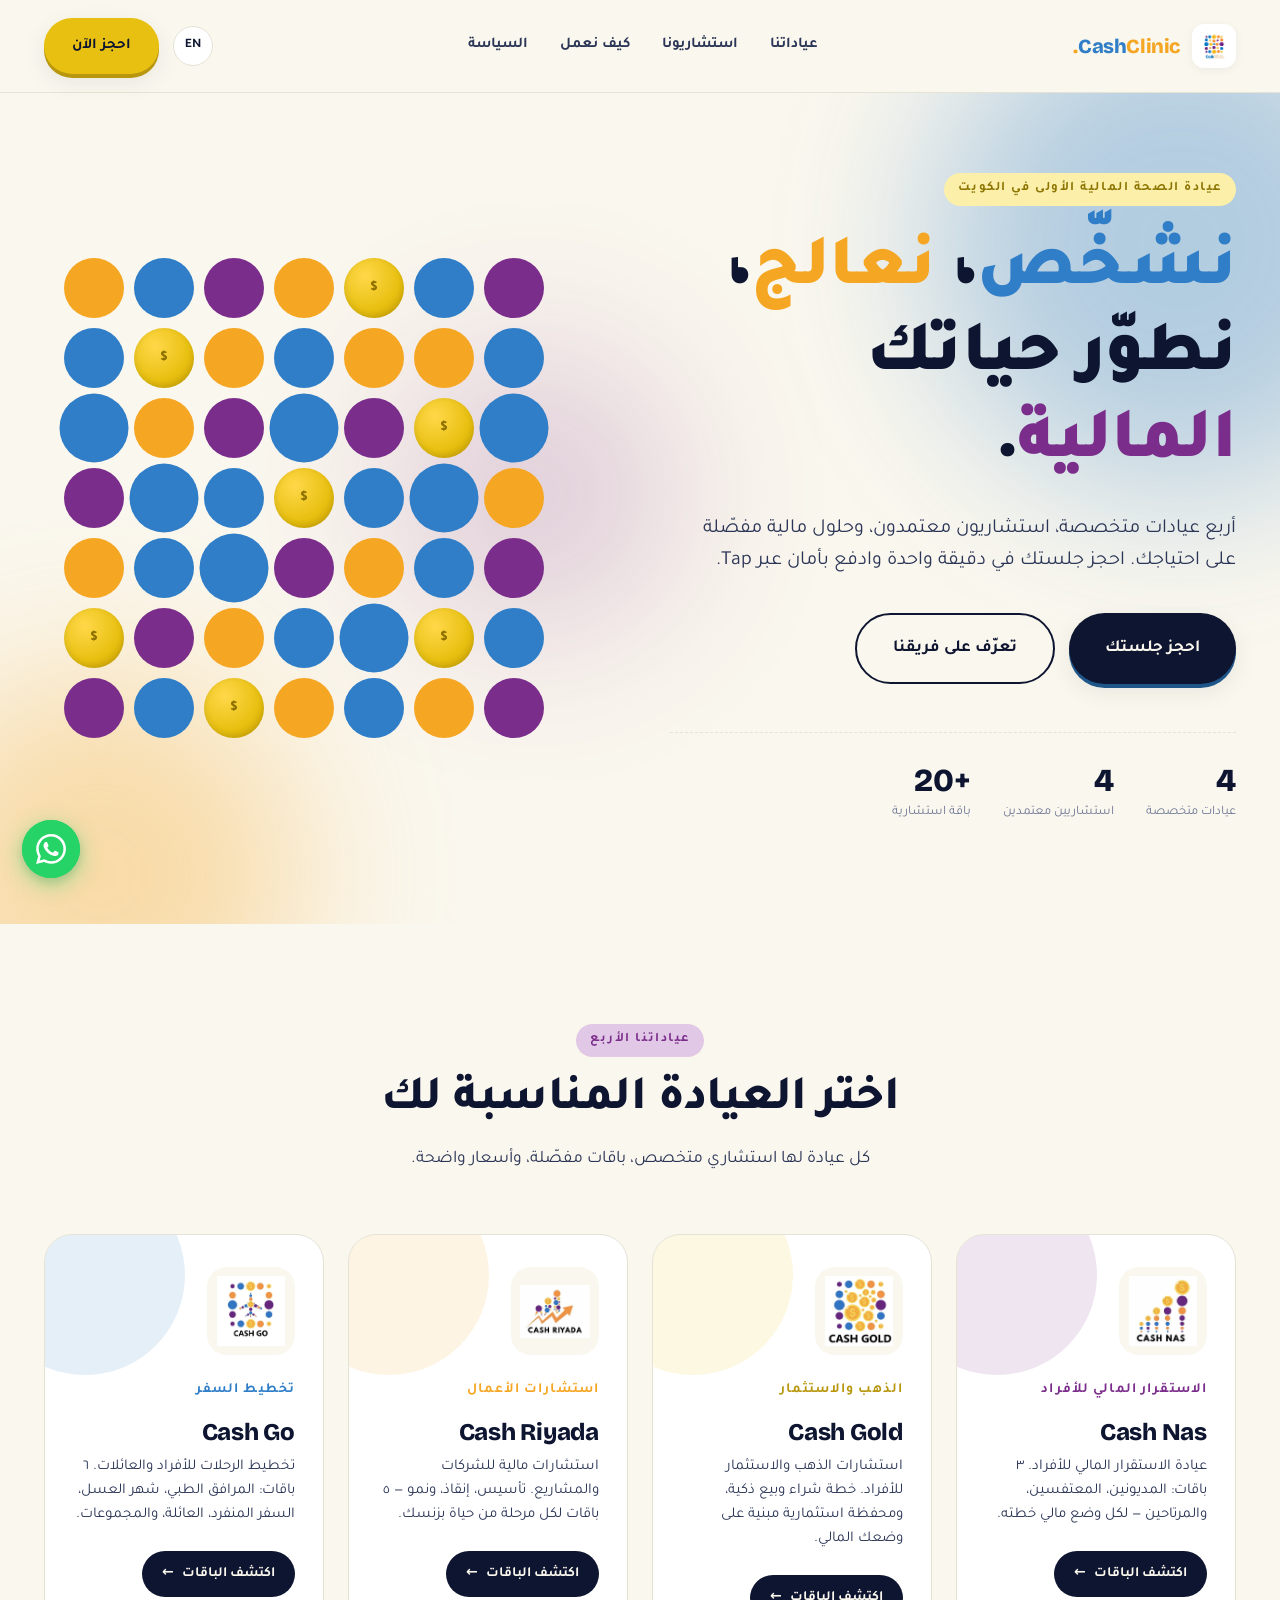
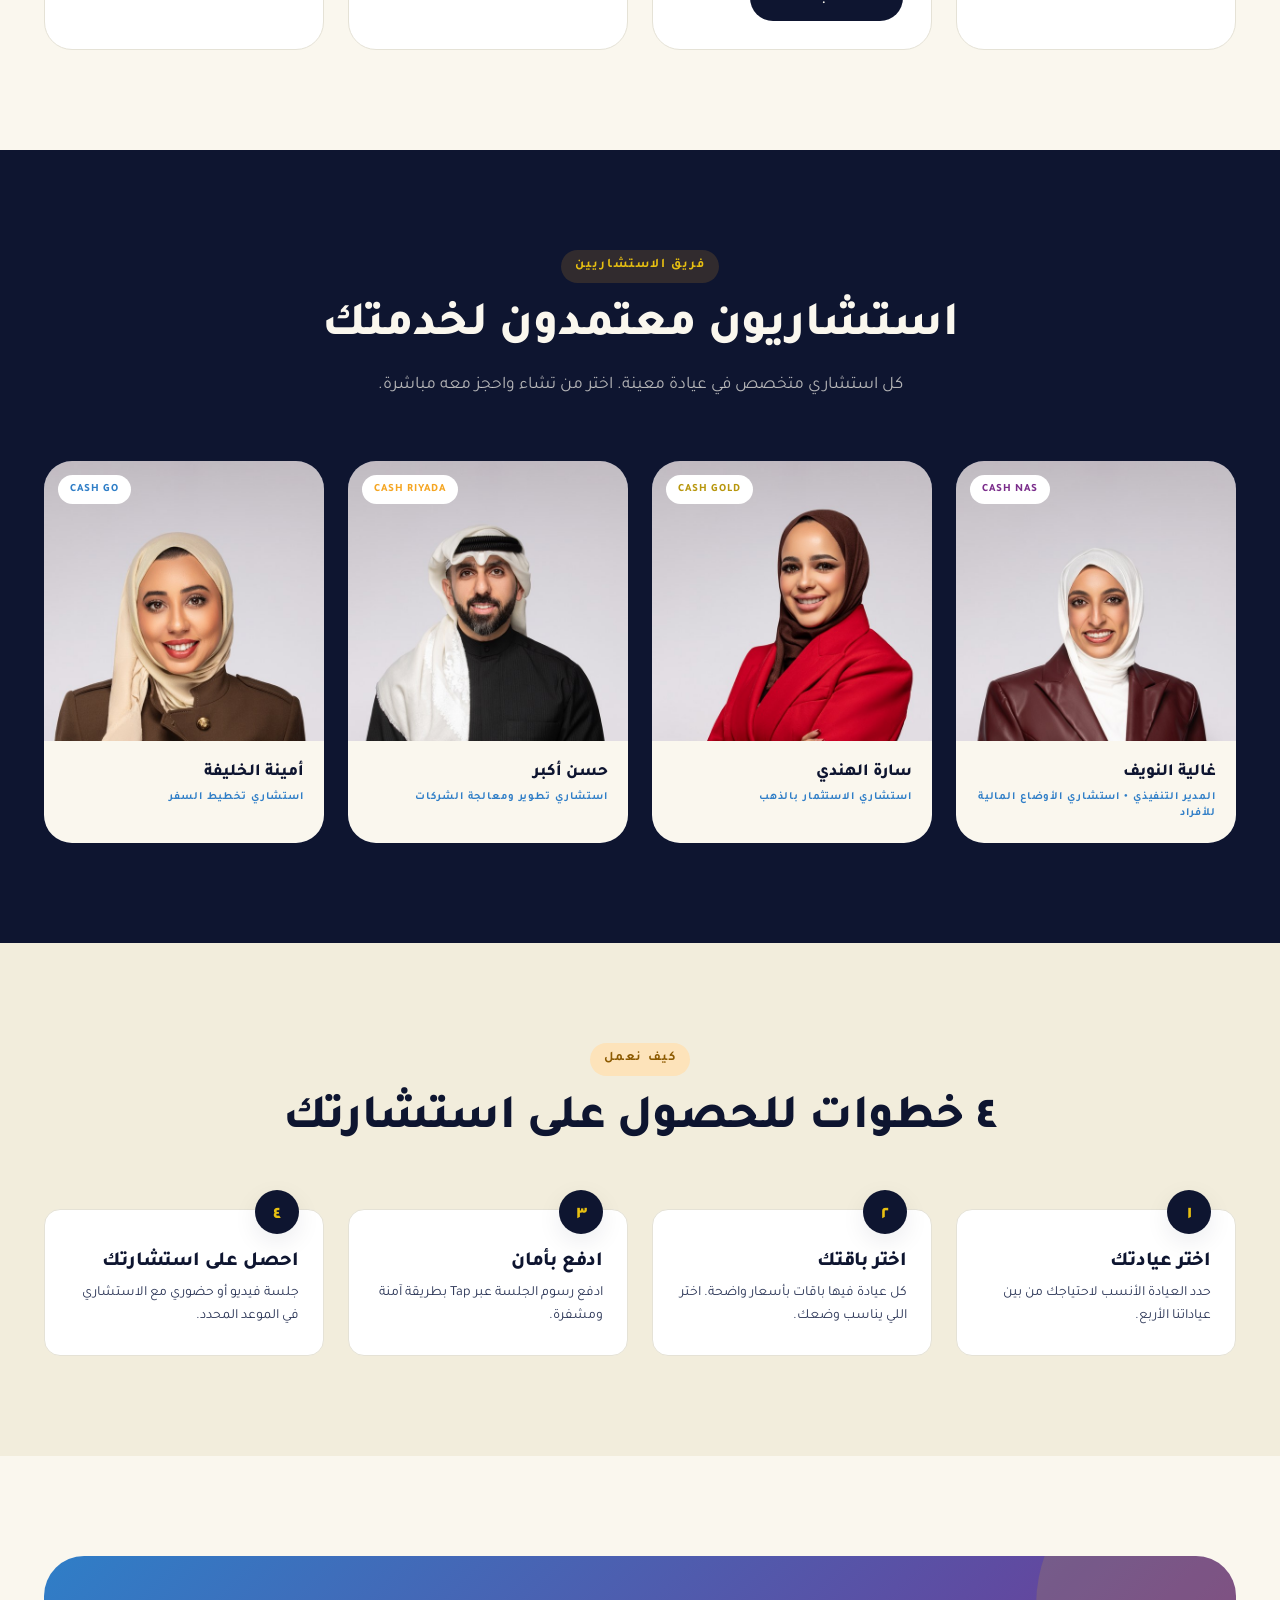
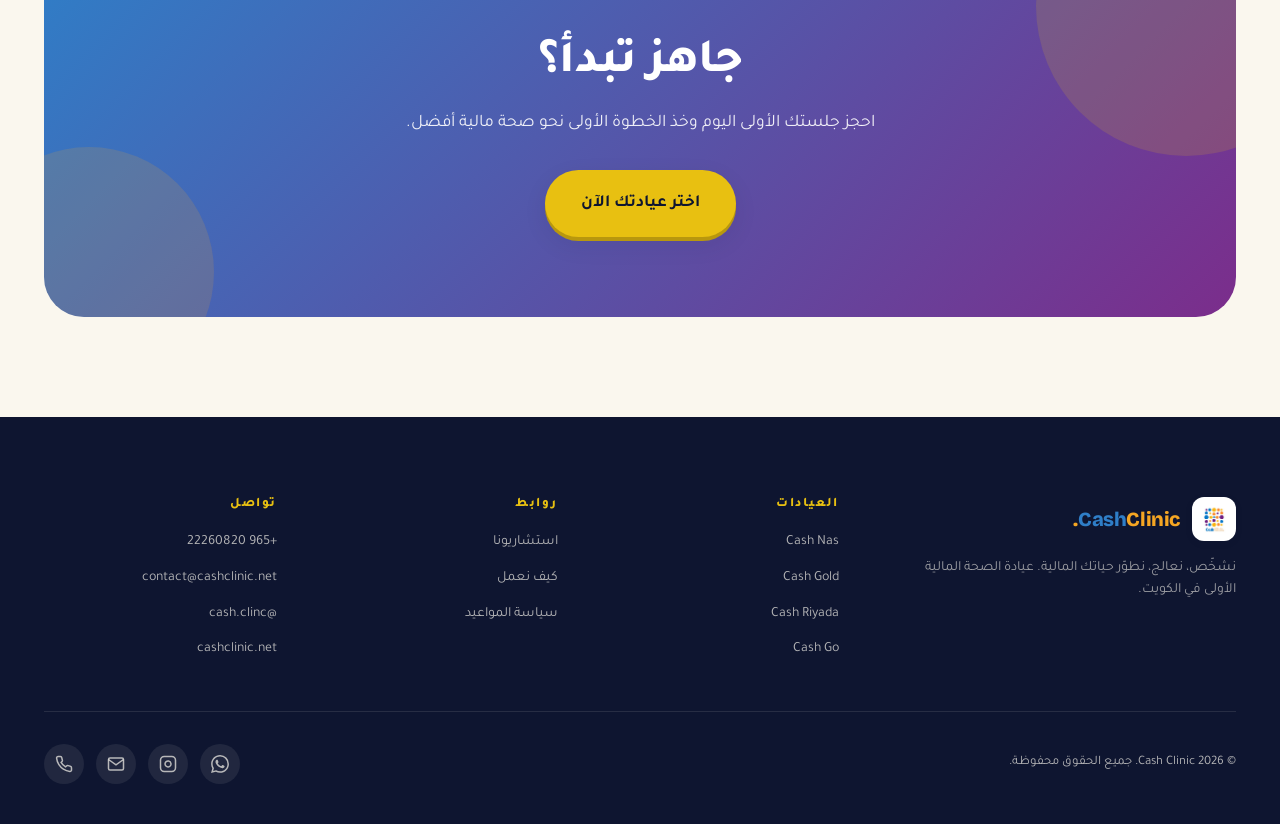
<file: index.html>
<!DOCTYPE html>

<html dir="rtl" lang="ar">
<head>
<meta charset="utf-8"/>
<meta content="width=device-width, initial-scale=1.0" name="viewport"/>
<meta content="كاش كلينك — نشخص، نعالج، نطور حياتك المالية. أربع عيادات متخصصة: كاش ناس، كاش قولد، كاش ريادة، وكاش قو." name="description"/>
<meta content="#0E1530" name="theme-color"/>
<title data-en="Cash Clinic">Cash Clinic — كاش كلينك</title>
<link href="assets/img/cashclinic-logo.jpg" rel="icon" type="image/jpeg"/>
<link href="https://fonts.googleapis.com" rel="preconnect"/>
<link crossorigin="" href="https://fonts.gstatic.com" rel="preconnect"/>
<link href="https://fonts.googleapis.com/css2?family=Tajawal:wght@300;400;500;700;800;900&amp;family=Bricolage+Grotesque:opsz,wght@12..96,400;12..96,600;12..96,700;12..96,800&amp;family=Manrope:wght@400;500;600;700;800&amp;display=swap" rel="stylesheet"/>
<link href="assets/css/style.css?v=12" rel="stylesheet"/>
</head>
<body>
<header class="site-header">
<div class="container">
<nav class="nav">
<a class="brand" href="index.html">
<div class="brand-mark">
<img alt="Cash Clinic" src="assets/img/cashclinic-logo.jpg"/>
</div>
<div class="brand-name">
<span class="blue">Cash</span><span class="orange">Clinic.</span>
</div>
</a>
<ul class="nav-links" id="navLinks">
<li data-en="Clinics"><a data-en="Clinics" href="#clinics">عياداتنا</a></li>
<li data-en="Consultants"><a data-en="Consultants" href="#consultants">استشاريونا</a></li>
<li data-en="How It Works"><a data-en="How It Works" href="#how">كيف نعمل</a></li>
<li data-en="Policy"><a data-en="Policy" href="policy.html">السياسة</a></li>
</ul>
<div class="nav-actions">
<button aria-label="Switch language" class="lang-toggle" id="langToggle">EN</button>
<a class="btn btn-gold" data-en="Book Now" href="#book">احجز الآن</a>
<button aria-label="Open menu" class="menu-toggle" id="menuToggle">
<svg fill="none" stroke="currentColor" stroke-width="2" viewbox="0 0 24 24"><path d="M3 6h18M3 12h18M3 18h18"></path></svg>
</button>
</div>
</nav>
</div>
</header>
<!-- HERO -->
<section class="hero">
<div class="hero-bg-shape s1"></div>
<div class="hero-bg-shape s2"></div>
<div class="hero-bg-shape s3"></div>
<div class="container">
<div class="hero-inner">
<div class="hero-text">
<span class="eyebrow gold reveal" data-en="Kuwait's leading financial wellness clinic">عيادة الصحة المالية الأولى في الكويت</span>
<h1 class="reveal delay-1" data-en='We &lt;span class="accent-1"&gt;diagnose&lt;/span&gt;, &lt;span class="accent-2"&gt;treat&lt;/span&gt;,&lt;br&gt;and develop your &lt;span class="accent-3"&gt;financial life&lt;/span&gt;.'>
<span class="accent-1">نشخّص</span>،
          <span class="accent-2">نعالج</span>،
          <br/>
          نطوّر حياتك<span class="accent-3"> المالية</span>.
        </h1>
<p class="lede reveal delay-2" data-en="Four specialized clinics, certified consultants, and financial solutions tailored to your needs. Book your session in one minute and pay securely via Tap.">
          أربع عيادات متخصصة، استشاريون معتمدون، وحلول مالية مفصّلة على احتياجك. احجز جلستك في دقيقة واحدة وادفع بأمان عبر Tap.
        </p>
<div class="hero-actions reveal delay-3">
<a class="btn btn-primary btn-large" data-en="Book a Session" href="#clinics">احجز جلستك</a>
<a class="btn btn-ghost btn-large" data-en="Meet Our Team" href="#consultants">تعرّف على فريقنا</a>
</div>
<div class="hero-stats">
<div class="hero-stat">
<div class="num">4</div>
<div class="lbl" data-en="Specialized clinics">عيادات متخصصة</div>
</div>
<div class="hero-stat">
<div class="num">4</div>
<div class="lbl" data-en="Certified consultants">استشاريين معتمدين</div>
</div>
<div class="hero-stat">
<div class="num">+20</div>
<div class="lbl" data-en="Consultation packages">باقة استشارية</div>
</div>
</div>
</div>
<div class="hero-visual reveal delay-2">
<div class="hero-grid" id="heroGrid"></div>
</div>
</div>
</div>
</section>
<!-- CLINICS -->
<section class="section" id="clinics">
<div class="container">
<div class="section-header reveal">
<span class="eyebrow purple" data-en="Our Four Clinics">عياداتنا الأربع</span>
<h2 data-en="Choose the right clinic for you">اختر العيادة المناسبة لك</h2>
<p data-en="Each clinic has a dedicated consultant, detailed packages, and transparent pricing.">كل عيادة لها استشاري متخصص، باقات مفصّلة، وأسعار واضحة.</p>
</div>
<div class="clinics-grid">
<!-- Cash Nas — Ghaliya -->
<article class="clinic-card nas reveal">
<div class="clinic-logo">
<img alt="Cash Nas" src="assets/img/cashnas-logo.jpg"/>
</div>
<div class="clinic-tagline" data-en="Personal Financial Stability">الاستقرار المالي للأفراد</div>
<h3 class="clinic-name">Cash Nas</h3>
<p class="clinic-desc" data-en="The personal financial stability clinic. 3 packages — for those in debt, under pressure, or in a comfortable position — each with a tailored plan.">
          عيادة الاستقرار المالي للأفراد. ٣ باقات: المديونين، المعتفسين، والمرتاحين — لكل وضع مالي خطته.
        </p>
<a class="clinic-cta" href="clinics/cash-nas.html">
<span data-en="Explore Packages">اكتشف الباقات</span>
<span class="arrow">→</span>
</a>
</article>
<!-- Cash Gold — Sara -->
<article class="clinic-card gold reveal delay-1">
<div class="clinic-logo">
<img alt="Cash Gold" src="assets/img/cashgold-logo.jpg"/>
</div>
<div class="clinic-tagline" data-en="Gold &amp; Investment">الذهب والاستثمار</div>
<h3 class="clinic-name">Cash Gold</h3>
<p class="clinic-desc" data-en="Gold and investment consulting for individuals. A smart buy/sell plan and an investment portfolio built around your financial situation.">
          استشارات الذهب والاستثمار للأفراد. خطة شراء وبيع ذكية، ومحفظة استثمارية مبنية على وضعك المالي.
        </p>
<a class="clinic-cta" href="clinics/cash-gold.html">
<span data-en="Explore Packages">اكتشف الباقات</span>
<span class="arrow">→</span>
</a>
</article>
<!-- Cash Riyada — Hasan -->
<article class="clinic-card riyada reveal delay-2">
<div class="clinic-logo">
<img alt="Cash Riyada" src="assets/img/cashriyada-logo.jpg"/>
</div>
<div class="clinic-tagline" data-en="Business Consulting">استشارات الأعمال</div>
<h3 class="clinic-name">Cash Riyada</h3>
<p class="clinic-desc" data-en="Financial consulting for companies and projects. Founding, rescue, and growth — 5 packages for every stage of your business.">
          استشارات مالية للشركات والمشاريع. تأسيس، إنقاذ، ونمو — ٥ باقات لكل مرحلة من حياة بزنسك.
        </p>
<a class="clinic-cta" href="clinics/cash-riyada.html">
<span data-en="Explore Packages">اكتشف الباقات</span>
<span class="arrow">→</span>
</a>
</article>
<!-- Cash Go — Amina -->
<article class="clinic-card go reveal delay-3">
<div class="clinic-logo">
<img alt="Cash Go" src="assets/img/cashgo-logo.jpg"/>
</div>
<div class="clinic-tagline" data-en="Travel Planning">تخطيط السفر</div>
<h3 class="clinic-name">Cash Go</h3>
<p class="clinic-desc" data-en="Trip planning for individuals and families. 6 packages: medical companion, honeymoon, solo travel, family, and groups.">
          تخطيط الرحلات للأفراد والعائلات. ٦ باقات: المرافق الطبي، شهر العسل، السفر المنفرد، العائلة، والمجموعات.
        </p>
<a class="clinic-cta" href="clinics/cash-go.html">
<span data-en="Explore Packages">اكتشف الباقات</span>
<span class="arrow">→</span>
</a>
</article>
</div>
</div>
</section>
<!-- CONSULTANTS -->
<section class="section consultants-section" id="consultants">
<div class="container">
<div class="section-header reveal">
<span class="eyebrow" data-en="Consultant Team">فريق الاستشاريين</span>
<h2 data-en="Certified consultants at your service">استشاريون معتمدون لخدمتك</h2>
<p data-en="Each consultant specializes in a specific clinic. Choose anyone and book directly.">كل استشاري متخصص في عيادة معينة. اختر من تشاء واحجز معه مباشرة.</p>
</div>
<div class="consultants-grid">
<div class="consultant-card reveal" data-href="consultants/ghaliya.html" style="cursor:pointer">
<img alt="غالية النويف" src="assets/img/ghaliya.jpg"/>
<span class="consultant-tag" style="color:var(--purple);">Cash Nas</span>
<div class="consultant-info">
<div class="consultant-name" data-en="Ghaliya Al-Nuwaif">غالية النويف</div>
<div class="consultant-role" data-en="CEO • Personal Finance Consultant">المدير التنفيذي • استشاري الأوضاع المالية للأفراد</div>
</div>
</div>
<div class="consultant-card reveal delay-1" data-href="consultants/sara.html" style="cursor:pointer">
<img alt="سارة الهندي" src="assets/img/sara.jpg"/>
<span class="consultant-tag" style="color:#B8970E;">Cash Gold</span>
<div class="consultant-info">
<div class="consultant-name" data-en="Sara Al-Hindi">سارة الهندي</div>
<div class="consultant-role" data-en="Gold Investment Consultant">استشاري الاستثمار بالذهب</div>
</div>
</div>
<div class="consultant-card reveal delay-2" data-href="consultants/hasan.html" style="cursor:pointer">
<img alt="حسن أكبر" src="assets/img/hasan.jpg"/>
<span class="consultant-tag" style="color:var(--orange);">Cash Riyada</span>
<div class="consultant-info">
<div class="consultant-name" data-en="Hasan Akbar">حسن أكبر</div>
<div class="consultant-role" data-en="Business Development &amp; Recovery Consultant">استشاري تطوير ومعالجة الشركات</div>
</div>
</div>
<div class="consultant-card reveal delay-3" data-href="consultants/amina.html" style="cursor:pointer">
<img alt="أمينة الخليفة" src="assets/img/amina.jpg"/>
<span class="consultant-tag" style="color:var(--blue);">Cash Go</span>
<div class="consultant-info">
<div class="consultant-name" data-en="Amina Al-Khalifa">أمينة الخليفة</div>
<div class="consultant-role" data-en="Travel Planning Consultant">استشاري تخطيط السفر</div>
</div>
</div>
</div>
</div>
</section>
<!-- HOW IT WORKS -->
<section class="section how-section" id="how">
<div class="container">
<div class="section-header reveal">
<span class="eyebrow orange" data-en="How It Works">كيف نعمل</span>
<h2 data-en="4 Steps to Get Your Consultation">٤ خطوات للحصول على استشارتك</h2>
</div>
<div class="steps-grid">
<div class="step reveal">
<h3 data-en="Choose Your Clinic">اختر عيادتك</h3>
<p data-en="Pick the clinic that best fits your needs from our four.">حدد العيادة الأنسب لاحتياجك من بين عياداتنا الأربع.</p>
</div>
<div class="step reveal delay-1">
<h3 data-en="Choose Your Package">اختر باقتك</h3>
<p data-en="Each clinic has packages with transparent prices. Pick what fits your situation.">كل عيادة فيها باقات بأسعار واضحة. اختر اللي يناسب وضعك.</p>
</div>
<div class="step reveal delay-2">
<h3 data-en="Pay Securely">ادفع بأمان</h3>
<p data-en="Pay the session fee via Tap — secure and encrypted.">ادفع رسوم الجلسة عبر Tap بطريقة آمنة ومشفرة.</p>
</div>
<div class="step reveal delay-3">
<h3 data-en="Get Your Consultation">احصل على استشارتك</h3>
<p data-en="Video or in-person session with the consultant at the scheduled time.">جلسة فيديو أو حضوري مع الاستشاري في الموعد المحدد.</p>
</div>
</div>
</div>
</section>
<!-- CTA -->
<section class="section" id="book">
<div class="container">
<div class="cta-banner reveal">
<h2 data-en="Ready to start?">جاهز تبدأ؟</h2>
<p data-en="Book your first session today and take the first step toward better financial health.">احجز جلستك الأولى اليوم وخذ الخطوة الأولى نحو صحة مالية أفضل.</p>
<a class="btn btn-gold btn-large" data-en="Choose Your Clinic Now" href="#clinics">اختر عيادتك الآن</a>
</div>
</div>
</section>
<!-- FOOTER -->
<footer class="site-footer">
<div class="container">
<div class="footer-grid">
<div class="footer-brand">
<a class="brand" href="index.html">
<div class="brand-mark">
<img alt="Cash Clinic" src="assets/img/cashclinic-logo.jpg"/>
</div>
<div class="brand-name">
<span class="blue">Cash</span><span class="orange">Clinic.</span>
</div>
</a>
<p data-en="We diagnose, treat, and develop your financial life. Kuwait's leading financial wellness clinic.">نشخّص، نعالج، نطوّر حياتك المالية. عيادة الصحة المالية الأولى في الكويت.</p>
</div>
<div class="footer-col">
<h4 data-en="Clinics">العيادات</h4>
<ul>
<li><a href="clinics/cash-nas.html">Cash Nas</a></li>
<li><a href="clinics/cash-gold.html">Cash Gold</a></li>
<li><a href="clinics/cash-riyada.html">Cash Riyada</a></li>
<li><a href="clinics/cash-go.html">Cash Go</a></li>
</ul>
</div>
<div class="footer-col">
<h4 data-en="Links">روابط</h4>
<ul>
<li data-en="Consultants"><a data-en="Consultants" href="#consultants">استشاريونا</a></li>
<li data-en="How It Works"><a data-en="How It Works" href="#how">كيف نعمل</a></li>
<li data-en="Appointment Policy"><a data-en="Appointment Policy" href="policy.html">سياسة المواعيد</a></li>
</ul>
</div>
<div class="footer-col">
<h4 data-en="Contact">تواصل</h4>
<ul>
<li><a href="tel:+96522260820">+965 22260820</a></li>
<li><a href="mailto:contact@cashclinic.net">contact@cashclinic.net</a></li>
<li><a href="https://instagram.com/cash.clinc">@cash.clinc</a></li>
<li><a href="https://cashclinic.net">cashclinic.net</a></li>
</ul>
</div>
</div>
<div class="footer-bottom" data-en="© 2026 Cash Clinic. All rights reserved.">
<div data-en="© 2026 Cash Clinic. All rights reserved.">© 2026 Cash Clinic. جميع الحقوق محفوظة.</div>
<div class="social-links">
<a aria-label="Instagram" href="https://instagram.com/cash.clinc">
<svg fill="none" stroke="currentColor" stroke-width="2" viewbox="0 0 24 24"><rect height="20" rx="5" width="20" x="2" y="2"></rect><path d="M16 11.37A4 4 0 1 1 12.63 8 4 4 0 0 1 16 11.37z"></path><line x1="17.5" x2="17.51" y1="6.5" y2="6.5"></line></svg>
</a>
<a aria-label="Email" href="mailto:contact@cashclinic.net">
<svg fill="none" stroke="currentColor" stroke-width="2" viewbox="0 0 24 24"><path d="M4 4h16c1.1 0 2 .9 2 2v12c0 1.1-.9 2-2 2H4c-1.1 0-2-.9-2-2V6c0-1.1.9-2 2-2z"></path><polyline points="22,6 12,13 2,6"></polyline></svg>
</a>
<a aria-label="Phone" href="tel:+96522260820">
<svg fill="none" stroke="currentColor" stroke-width="2" viewbox="0 0 24 24"><path d="M22 16.92v3a2 2 0 0 1-2.18 2 19.79 19.79 0 0 1-8.63-3.07 19.5 19.5 0 0 1-6-6 19.79 19.79 0 0 1-3.07-8.67A2 2 0 0 1 4.11 2h3a2 2 0 0 1 2 1.72 12.84 12.84 0 0 0 .7 2.81 2 2 0 0 1-.45 2.11L8.09 9.91a16 16 0 0 0 6 6l1.27-1.27a2 2 0 0 1 2.11-.45 12.84 12.84 0 0 0 2.81.7A2 2 0 0 1 22 16.92z"></path></svg>
</a>
</div>
</div>
</div>
</footer>
<script src="assets/js/main.js?v=12"></script>
</body>
</html>
</file>
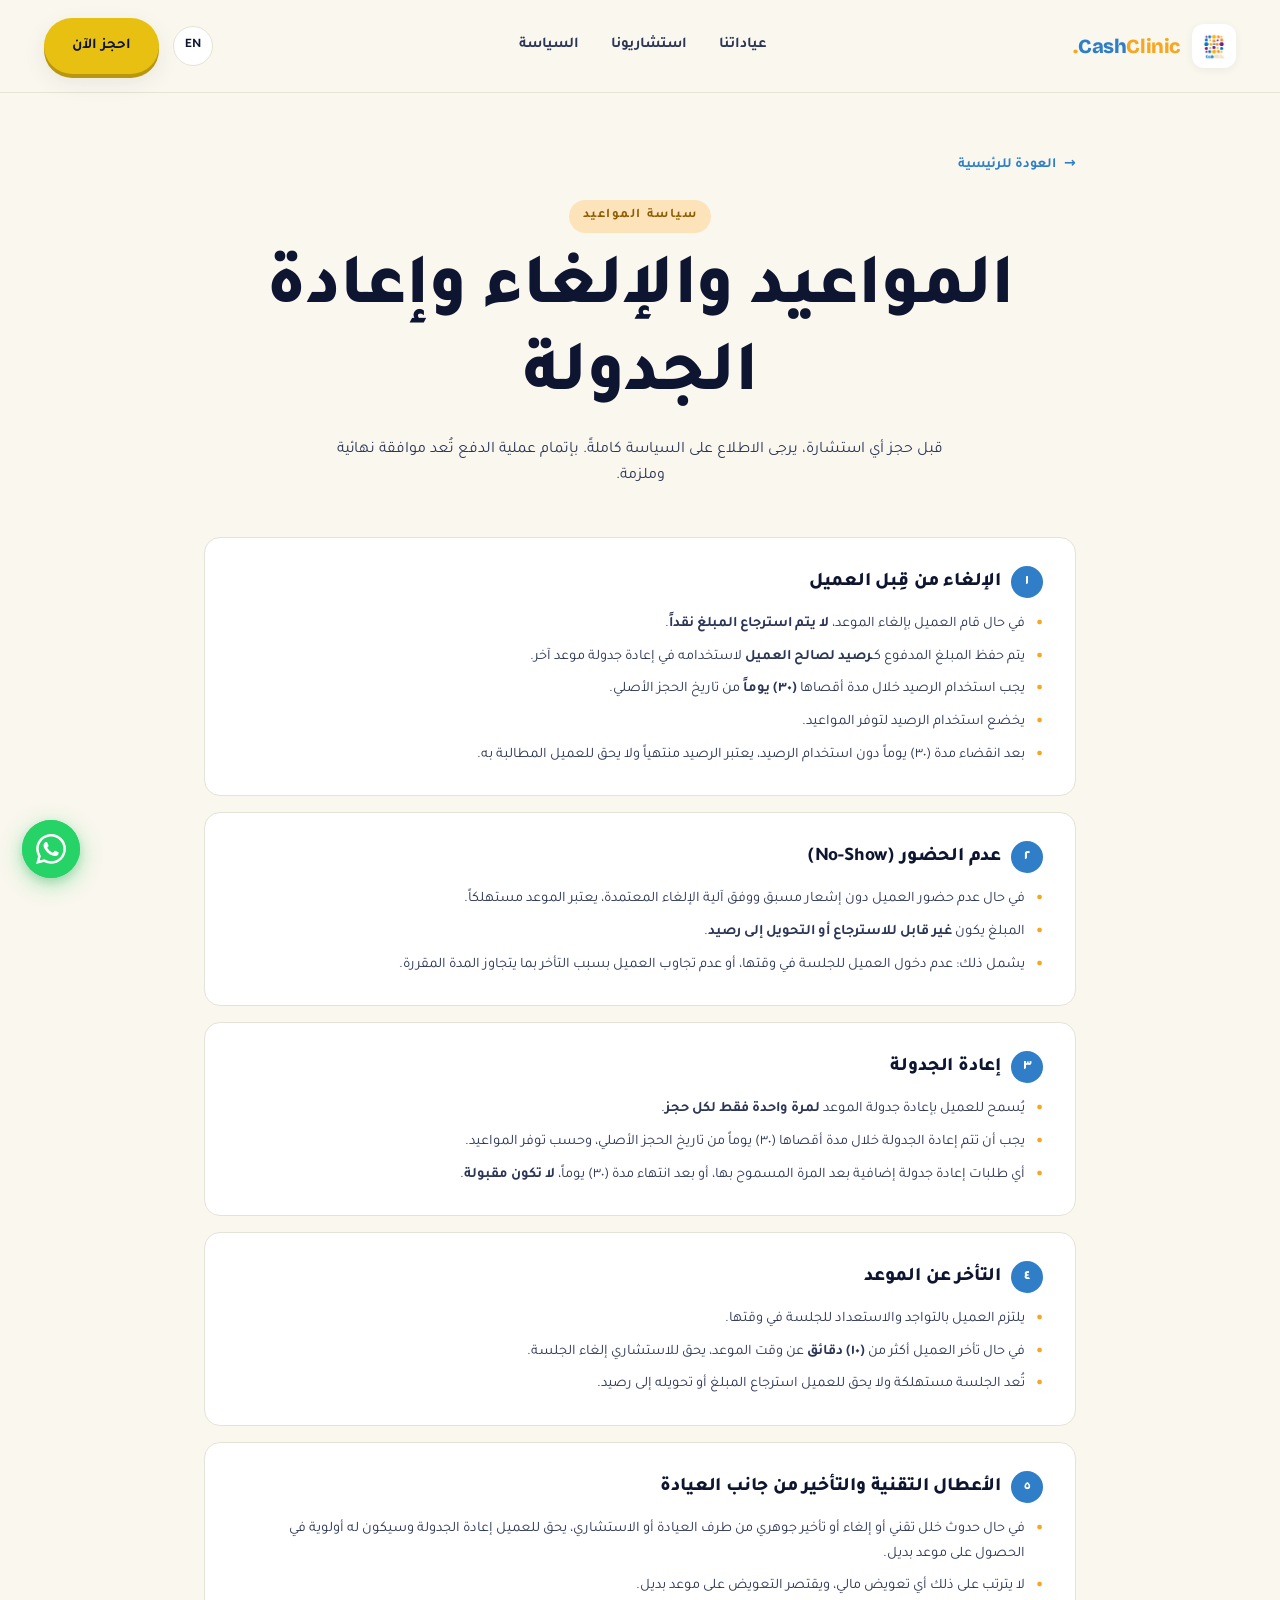
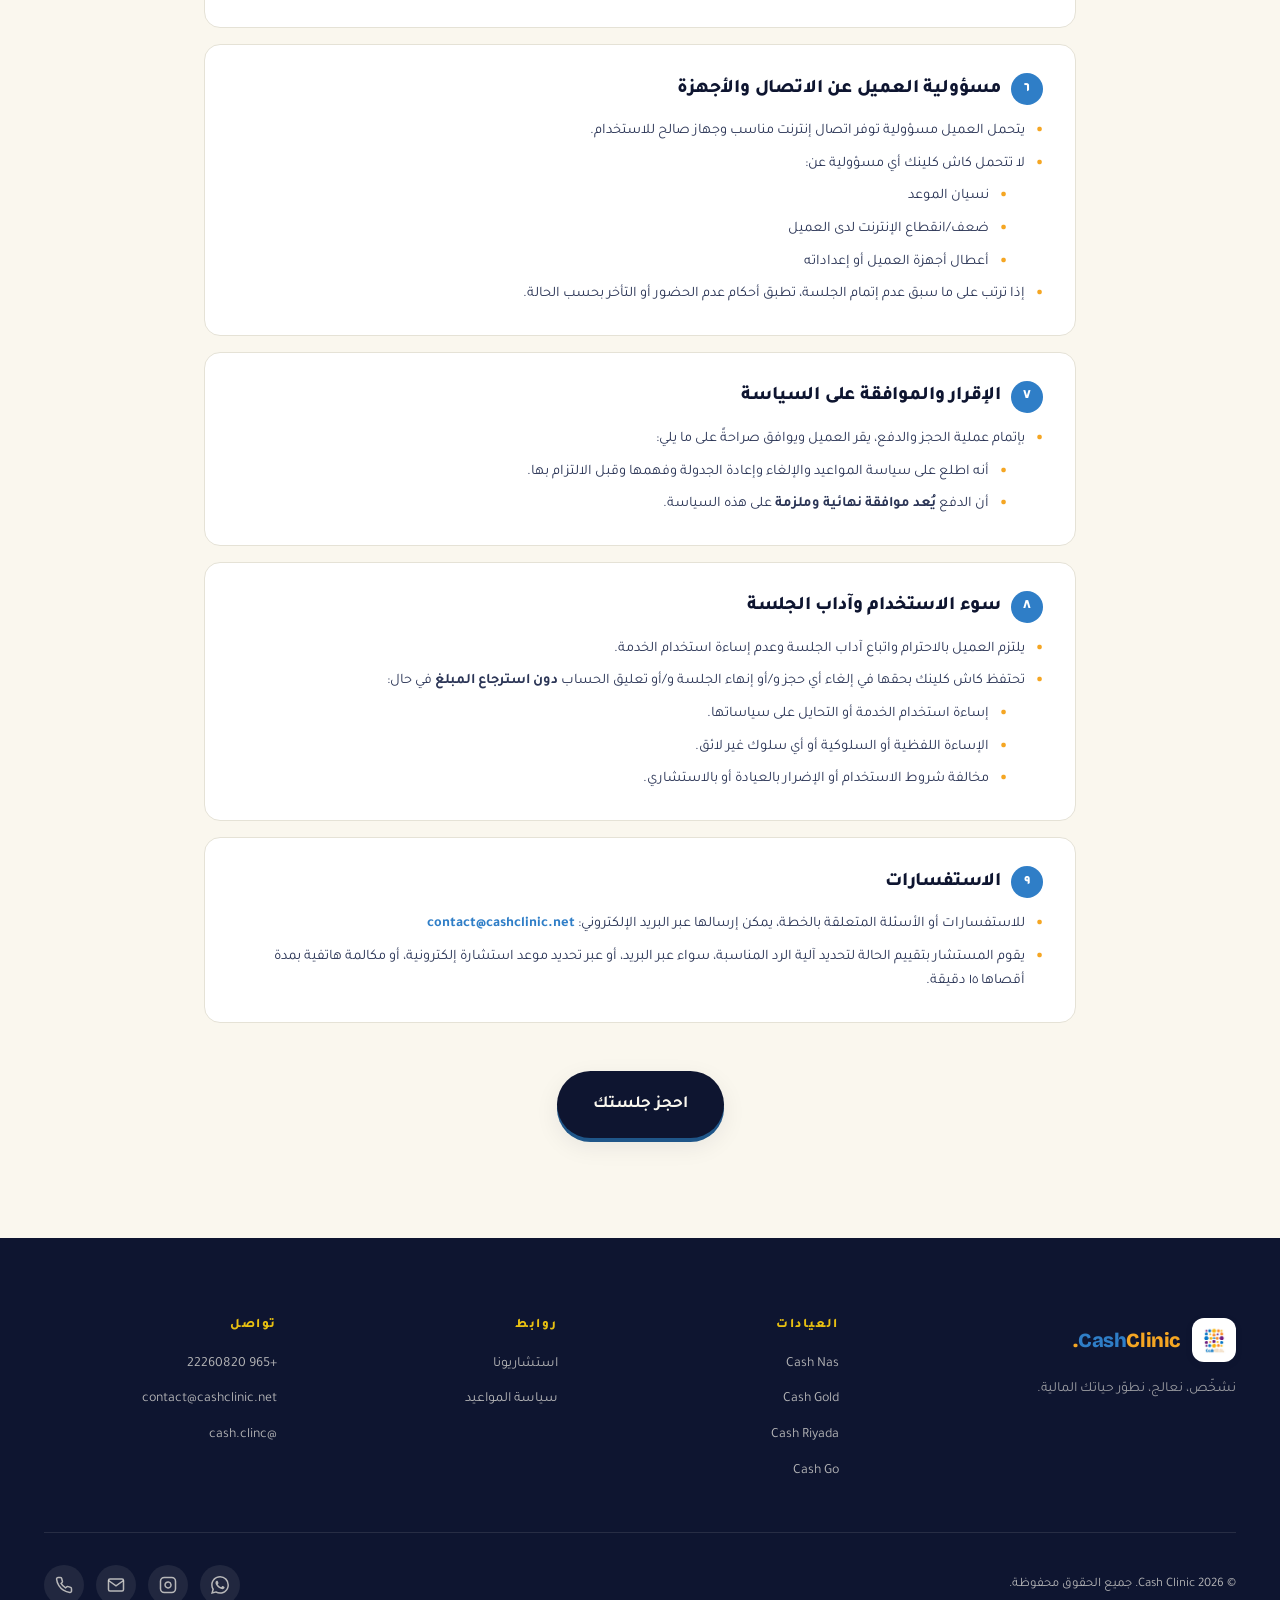
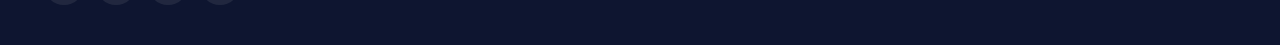
<file: policy.html>
<!DOCTYPE html>

<html dir="rtl" lang="ar">
<head>
<meta charset="utf-8"/>
<meta content="width=device-width, initial-scale=1.0" name="viewport"/>
<meta content="سياسة المواعيد والإلغاء وإعادة الجدولة في كاش كلينك." name="description"/>
<title data-en="Appointment Policy — Cash Clinic">سياسة المواعيد — Cash Clinic</title>
<link href="assets/img/cashclinic-logo.jpg" rel="icon" type="image/jpeg"/>
<link href="https://fonts.googleapis.com" rel="preconnect"/>
<link crossorigin="" href="https://fonts.gstatic.com" rel="preconnect"/>
<link href="https://fonts.googleapis.com/css2?family=Tajawal:wght@300;400;500;700;800;900&amp;family=Bricolage+Grotesque:opsz,wght@12..96,400;12..96,600;12..96,700;12..96,800&amp;family=Manrope:wght@400;500;600;700;800&amp;display=swap" rel="stylesheet"/>
<link href="assets/css/style.css?v=12" rel="stylesheet"/>
</head>
<body>
<header class="site-header">
<div class="container">
<nav class="nav">
<a class="brand" href="index.html">
<div class="brand-mark"><img alt="Cash Clinic" src="assets/img/cashclinic-logo.jpg"/></div>
<div class="brand-name"><span class="blue">Cash</span><span class="orange">Clinic.</span></div>
</a>
<ul class="nav-links" id="navLinks">
<li data-en="Clinics"><a data-en="Clinics" href="index.html#clinics">عياداتنا</a></li>
<li data-en="Consultants"><a data-en="Consultants" href="index.html#consultants">استشاريونا</a></li>
<li data-en="Policy"><a data-en="Policy" href="policy.html">السياسة</a></li>
</ul>
<div class="nav-actions">
<button class="lang-toggle" id="langToggle">EN</button>
<a class="btn btn-gold" data-en="Book Now" href="index.html#clinics">احجز الآن</a>
<button class="menu-toggle" id="menuToggle">
<svg fill="none" stroke="currentColor" stroke-width="2" viewbox="0 0 24 24"><path d="M3 6h18M3 12h18M3 18h18"></path></svg>
</button>
</div>
</nav>
</div>
</header>
<section class="policy-section">
<div class="container-narrow">
<a class="back-link" data-en='&lt;span class="arrow"&gt;←&lt;/span&gt; Back to Home' href="index.html"><span class="arrow">←</span> العودة للرئيسية</a>
<div style="text-align:center; margin-bottom:48px;">
<span class="eyebrow orange" data-en="Appointment Policy">سياسة المواعيد</span>
<h1 data-en="Appointments, Cancellation &amp; Rescheduling" style="margin:16px 0 16px;">المواعيد والإلغاء وإعادة الجدولة</h1>
<p data-en="Before booking any consultation, please review the full policy. Completing payment constitutes final and binding acceptance." style="color:var(--ink-2); max-width:640px; margin:0 auto;">
        قبل حجز أي استشارة، يرجى الاطلاع على السياسة كاملةً. بإتمام عملية الدفع تُعد موافقة نهائية وملزمة.
      </p>
</div>
<div class="policy-block">
<h3 data-en="1 Cancellation by Client"><span class="num">١</span> الإلغاء من قِبل العميل</h3>
<ul>
<li data-en="If the client cancels the appointment, the amount is not refunded in cash.">في حال قام العميل بإلغاء الموعد، <strong data-en="the amount is not refunded in cash">لا يتم استرجاع المبلغ نقداً</strong>.</li>
<li data-en="The paid amount is saved as credit for the client to use for rescheduling another appointment.">يتم حفظ المبلغ المدفوع كـ<strong data-en="credit for the client">رصيد لصالح العميل</strong> لاستخدامه في إعادة جدولة موعد آخر.</li>
<li data-en="The credit must be used within a maximum of (30) days from the original booking date.">يجب استخدام الرصيد خلال مدة أقصاها <strong data-en="(30) days">(٣٠) يوماً</strong> من تاريخ الحجز الأصلي.</li>
<li data-en="Use of the credit is subject to appointment availability.">يخضع استخدام الرصيد لتوفر المواعيد.</li>
<li data-en="After (30) days without use, the credit expires and cannot be claimed.">بعد انقضاء مدة (٣٠) يوماً دون استخدام الرصيد، يعتبر الرصيد منتهياً ولا يحق للعميل المطالبة به.</li>
</ul>
</div>
<div class="policy-block">
<h3 data-en="2 No-Show"><span class="num">٢</span> عدم الحضور (No-Show)</h3>
<ul>
<li data-en="If the client doesn't show up without prior notice through the approved cancellation process, the appointment is considered consumed.">في حال عدم حضور العميل دون إشعار مسبق ووفق آلية الإلغاء المعتمدة، يعتبر الموعد مستهلكاً.</li>
<li data-en="The amount is non-refundable and non-convertible to credit.">المبلغ يكون <strong data-en="non-refundable and non-convertible to credit">غير قابل للاسترجاع أو التحويل إلى رصيد</strong>.</li>
<li data-en="This includes: not joining the session on time, or not responding due to lateness exceeding the allowed period.">يشمل ذلك: عدم دخول العميل للجلسة في وقتها، أو عدم تجاوب العميل بسبب التأخر بما يتجاوز المدة المقررة.</li>
</ul>
</div>
<div class="policy-block">
<h3 data-en="3 Rescheduling"><span class="num">٣</span> إعادة الجدولة</h3>
<ul>
<li data-en="The client may reschedule once only per booking.">يُسمح للعميل بإعادة جدولة الموعد <strong data-en="once only per booking">لمرة واحدة فقط لكل حجز</strong>.</li>
<li data-en="Rescheduling must be done within a maximum of (30) days from the original booking date, subject to availability.">يجب أن تتم إعادة الجدولة خلال مدة أقصاها (٣٠) يوماً من تاريخ الحجز الأصلي، وحسب توفر المواعيد.</li>
<li data-en="Any additional rescheduling requests after the allowed one, or after the (30) days, will not be accepted.">أي طلبات إعادة جدولة إضافية بعد المرة المسموح بها، أو بعد انتهاء مدة (٣٠) يوماً، <strong data-en="will not be accepted">لا تكون مقبولة</strong>.</li>
</ul>
</div>
<div class="policy-block">
<h3 data-en="4 Lateness"><span class="num">٤</span> التأخر عن الموعد</h3>
<ul>
<li data-en="The client is expected to be present and ready for the session on time.">يلتزم العميل بالتواجد والاستعداد للجلسة في وقتها.</li>
<li data-en="If the client is more than (10) minutes late, the consultant may cancel the session.">في حال تأخر العميل أكثر من <strong data-en="(10) minutes">(١٠) دقائق</strong> عن وقت الموعد، يحق للاستشاري إلغاء الجلسة.</li>
<li data-en="The session is considered consumed and the amount cannot be refunded or converted to credit.">تُعد الجلسة مستهلكة ولا يحق للعميل استرجاع المبلغ أو تحويله إلى رصيد.</li>
</ul>
</div>
<div class="policy-block">
<h3 data-en="5 Technical Issues &amp; Delays from the Clinic"><span class="num">٥</span> الأعطال التقنية والتأخير من جانب العيادة</h3>
<ul>
<li data-en="If a technical issue, cancellation, or substantial delay occurs from the clinic or consultant, the client may reschedule with priority for an alternative appointment.">في حال حدوث خلل تقني أو إلغاء أو تأخير جوهري من طرف العيادة أو الاستشاري، يحق للعميل إعادة الجدولة وسيكون له أولوية في الحصول على موعد بديل.</li>
<li data-en="No financial compensation applies; remedy is limited to a replacement appointment.">لا يترتب على ذلك أي تعويض مالي، ويقتصر التعويض على موعد بديل.</li>
</ul>
</div>
<div class="policy-block">
<h3 data-en="6 Client Responsibility for Connection &amp; Devices"><span class="num">٦</span> مسؤولية العميل عن الاتصال والأجهزة</h3>
<ul>
<li data-en="The client is responsible for providing a suitable internet connection and working device.">يتحمل العميل مسؤولية توفر اتصال إنترنت مناسب وجهاز صالح للاستخدام.</li>
<li>لا تتحمل كاش كلينك أي مسؤولية عن:
          <ul style="margin-top:8px; padding-inline-start:18px;">
<li data-en="Forgetting the appointment">نسيان الموعد</li>
<li data-en="Weak/disconnected internet on the client's side">ضعف/انقطاع الإنترنت لدى العميل</li>
<li data-en="Client device or settings issues">أعطال أجهزة العميل أو إعداداته</li>
</ul>
</li>
<li data-en="If the session cannot be completed due to the above, no-show or lateness rules apply.">إذا ترتب على ما سبق عدم إتمام الجلسة، تطبق أحكام عدم الحضور أو التأخر بحسب الحالة.</li>
</ul>
</div>
<div class="policy-block">
<h3 data-en="7 Acknowledgment &amp; Acceptance"><span class="num">٧</span> الإقرار والموافقة على السياسة</h3>
<ul>
<li>بإتمام عملية الحجز والدفع، يقر العميل ويوافق صراحةً على ما يلي:
          <ul style="margin-top:8px; padding-inline-start:18px;">
<li data-en="They have read, understood, and accepted the appointment, cancellation, and rescheduling policy.">أنه اطلع على سياسة المواعيد والإلغاء وإعادة الجدولة وفهمها وقبل الالتزام بها.</li>
<li data-en="That payment constitutes final and binding acceptance of this policy.">أن الدفع <strong data-en="constitutes final and binding acceptance">يُعد موافقة نهائية وملزمة</strong> على هذه السياسة.</li>
</ul>
</li>
</ul>
</div>
<div class="policy-block">
<h3 data-en="8 Misuse &amp; Session Etiquette"><span class="num">٨</span> سوء الاستخدام وآداب الجلسة</h3>
<ul>
<li data-en="The client commits to respect, follows session etiquette, and does not misuse the service.">يلتزم العميل بالاحترام واتباع آداب الجلسة وعدم إساءة استخدام الخدمة.</li>
<li>تحتفظ كاش كلينك بحقها في إلغاء أي حجز و/أو إنهاء الجلسة و/أو تعليق الحساب <strong data-en="without refund">دون استرجاع المبلغ</strong> في حال:
          <ul style="margin-top:8px; padding-inline-start:18px;">
<li data-en="Misuse of the service or circumvention of its policies.">إساءة استخدام الخدمة أو التحايل على سياساتها.</li>
<li data-en="Verbal, behavioral, or any inappropriate conduct.">الإساءة اللفظية أو السلوكية أو أي سلوك غير لائق.</li>
<li data-en="Violation of terms of use or harm to the clinic or consultant.">مخالفة شروط الاستخدام أو الإضرار بالعيادة أو بالاستشاري.</li>
</ul>
</li>
</ul>
</div>
<div class="policy-block">
<h3 data-en="9 Inquiries"><span class="num">٩</span> الاستفسارات</h3>
<ul>
<li>للاستفسارات أو الأسئلة المتعلقة بالخطة، يمكن إرسالها عبر البريد الإلكتروني: <a href="mailto:contact@cashclinic.net" style="color:var(--blue); font-weight:700;">contact@cashclinic.net</a></li>
<li data-en="The consultant assesses the case to determine the appropriate response: email, online consultation appointment, or a phone call up to 15 minutes.">يقوم المستشار بتقييم الحالة لتحديد آلية الرد المناسبة، سواء عبر البريد، أو عبر تحديد موعد استشارة إلكترونية، أو مكالمة هاتفية بمدة أقصاها ١٥ دقيقة.</li>
</ul>
</div>
<div data-en="Book a Session" style="text-align:center; margin-top:48px;">
<a class="btn btn-primary btn-large" data-en="Book a Session" href="index.html#clinics">احجز جلستك</a>
</div>
</div>
</section>
<footer class="site-footer">
<div class="container">
<div class="footer-grid">
<div class="footer-brand">
<a class="brand" href="index.html">
<div class="brand-mark"><img alt="Cash Clinic" src="assets/img/cashclinic-logo.jpg"/></div>
<div class="brand-name"><span class="blue">Cash</span><span class="orange">Clinic.</span></div>
</a>
<p data-en="We diagnose, treat, and develop your financial life.">نشخّص، نعالج، نطوّر حياتك المالية.</p>
</div>
<div class="footer-col">
<h4 data-en="Clinics">العيادات</h4>
<ul>
<li><a href="clinics/cash-nas.html">Cash Nas</a></li>
<li><a href="clinics/cash-gold.html">Cash Gold</a></li>
<li><a href="clinics/cash-riyada.html">Cash Riyada</a></li>
<li><a href="clinics/cash-go.html">Cash Go</a></li>
</ul>
</div>
<div class="footer-col">
<h4 data-en="Links">روابط</h4>
<ul>
<li data-en="Consultants"><a data-en="Consultants" href="index.html#consultants">استشاريونا</a></li>
<li data-en="Appointment Policy"><a data-en="Appointment Policy" href="policy.html">سياسة المواعيد</a></li>
</ul>
</div>
<div class="footer-col">
<h4 data-en="Contact">تواصل</h4>
<ul>
<li><a href="tel:+96522260820">+965 22260820</a></li>
<li><a href="mailto:contact@cashclinic.net">contact@cashclinic.net</a></li>
<li><a href="https://instagram.com/cash.clinc">@cash.clinc</a></li>
</ul>
</div>
</div>
<div class="footer-bottom" data-en="© 2026 Cash Clinic. All rights reserved.">
<div data-en="© 2026 Cash Clinic. All rights reserved.">© 2026 Cash Clinic. جميع الحقوق محفوظة.</div>
<div class="social-links">
<a aria-label="Instagram" href="https://instagram.com/cash.clinc">
<svg fill="none" stroke="currentColor" stroke-width="2" viewbox="0 0 24 24"><rect height="20" rx="5" width="20" x="2" y="2"></rect><path d="M16 11.37A4 4 0 1 1 12.63 8 4 4 0 0 1 16 11.37z"></path><line x1="17.5" x2="17.51" y1="6.5" y2="6.5"></line></svg>
</a>
<a aria-label="Email" href="mailto:contact@cashclinic.net">
<svg fill="none" stroke="currentColor" stroke-width="2" viewbox="0 0 24 24"><path d="M4 4h16c1.1 0 2 .9 2 2v12c0 1.1-.9 2-2 2H4c-1.1 0-2-.9-2-2V6c0-1.1.9-2 2-2z"></path><polyline points="22,6 12,13 2,6"></polyline></svg>
</a>
<a aria-label="Phone" href="tel:+96522260820">
<svg fill="none" stroke="currentColor" stroke-width="2" viewbox="0 0 24 24"><path d="M22 16.92v3a2 2 0 0 1-2.18 2 19.79 19.79 0 0 1-8.63-3.07 19.5 19.5 0 0 1-6-6 19.79 19.79 0 0 1-3.07-8.67A2 2 0 0 1 4.11 2h3a2 2 0 0 1 2 1.72 12.84 12.84 0 0 0 .7 2.81 2 2 0 0 1-.45 2.11L8.09 9.91a16 16 0 0 0 6 6l1.27-1.27a2 2 0 0 1 2.11-.45 12.84 12.84 0 0 0 2.81.7A2 2 0 0 1 22 16.92z"></path></svg>
</a>
</div>
</div>
</div>
</footer>
<script src="assets/js/main.js?v=12"></script>
</body>
</html>
</file>
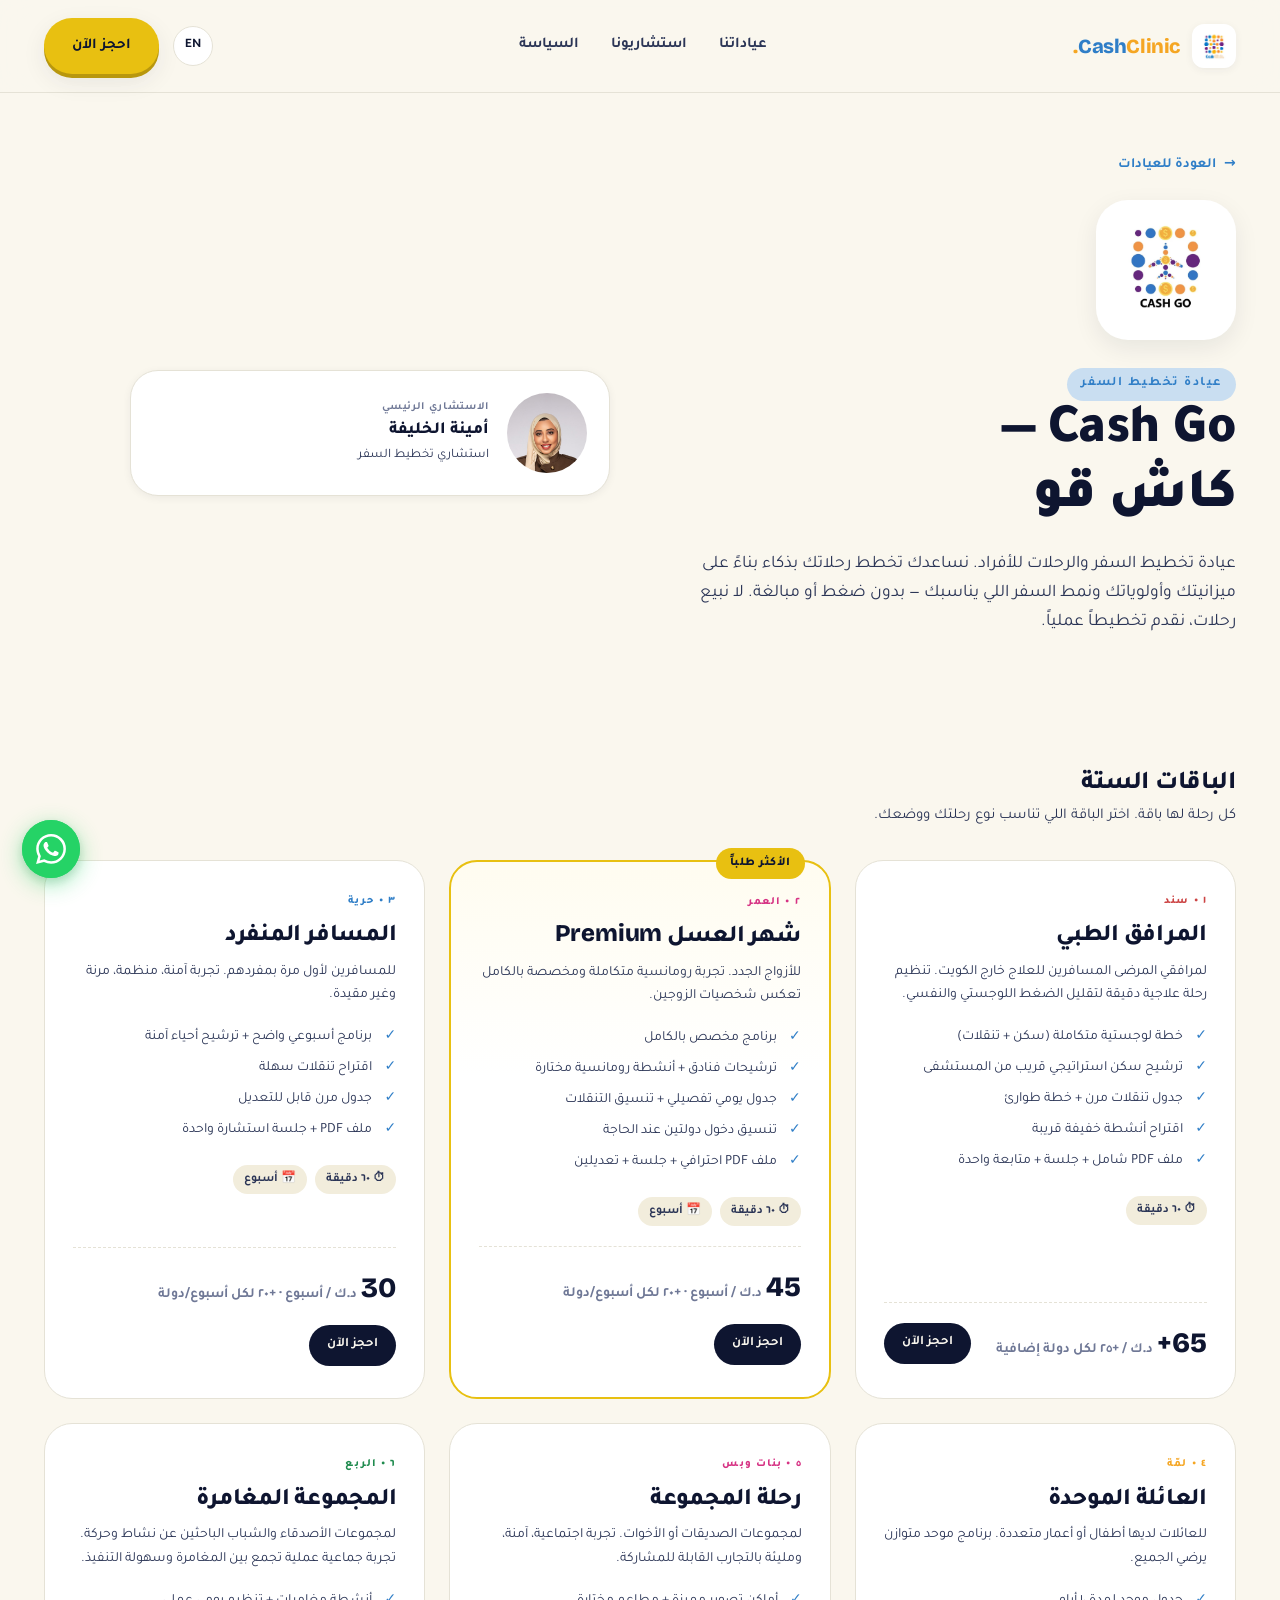
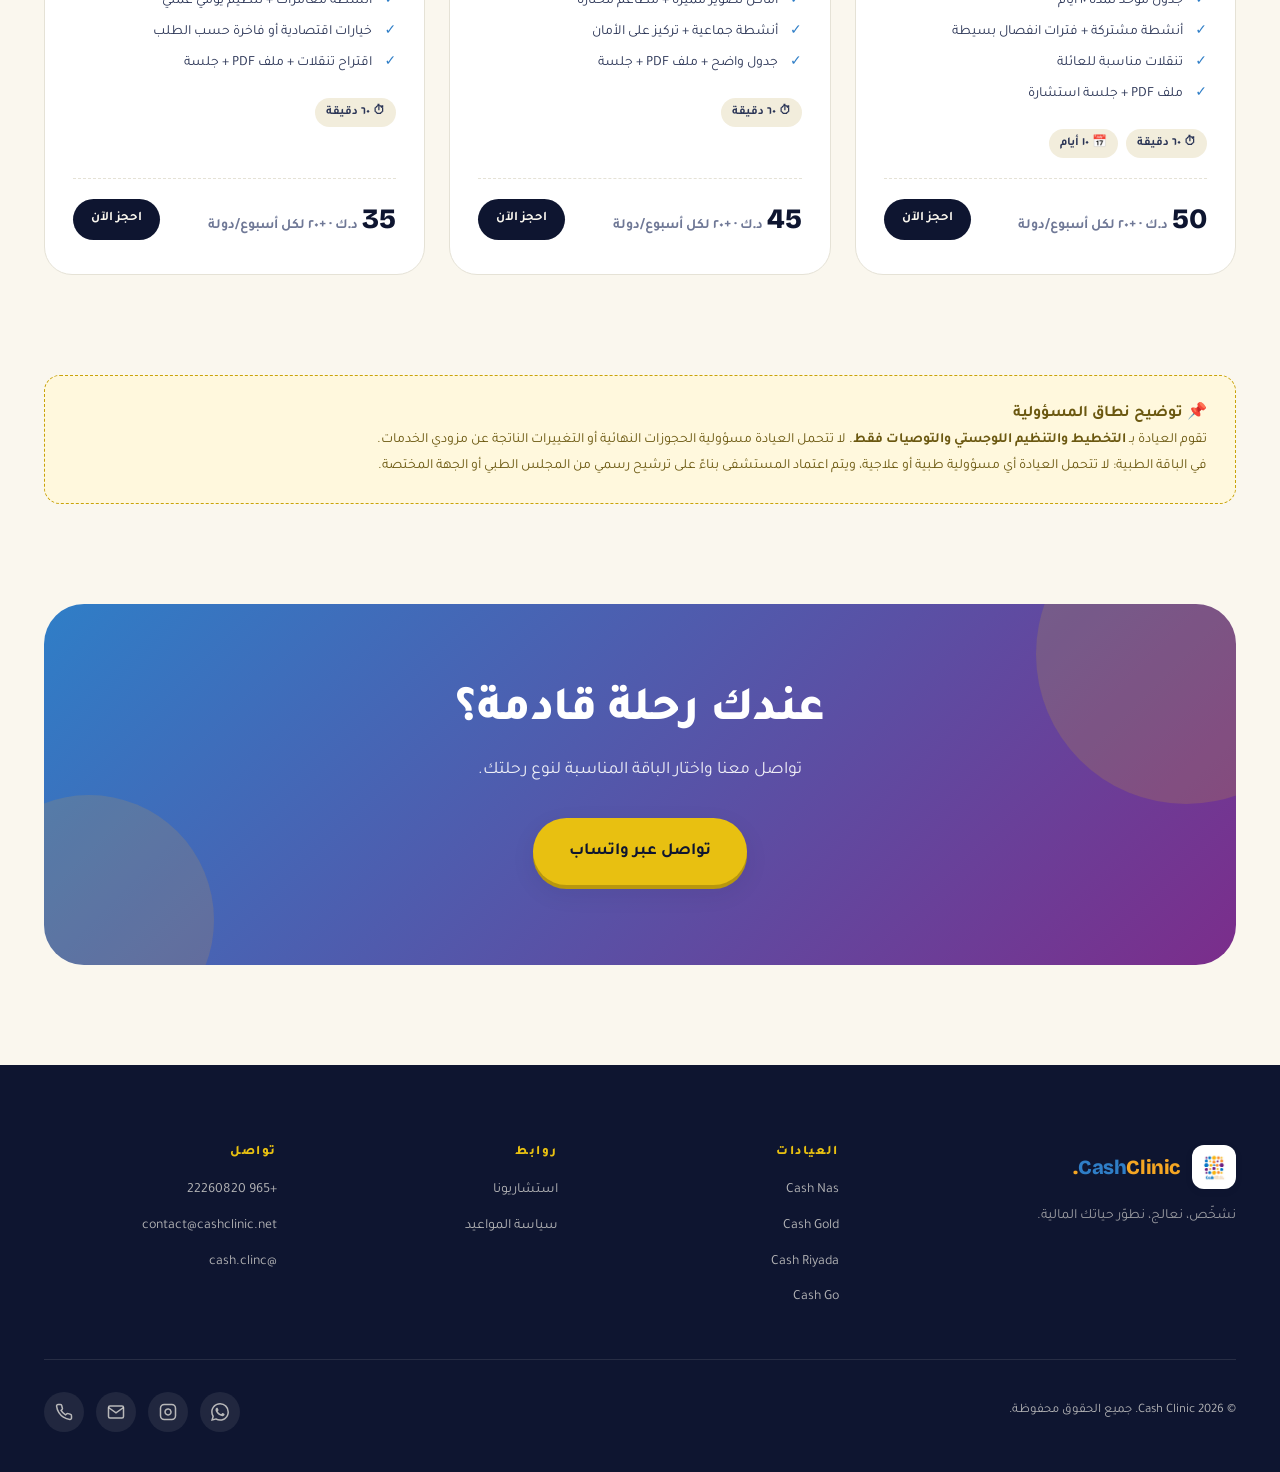
<file: clinics/cash-go.html>
<!DOCTYPE html>

<html dir="rtl" lang="ar">
<head>
<meta charset="utf-8"/>
<meta content="width=device-width, initial-scale=1.0" name="viewport"/>
<meta content="عيادة كاش قو — تخطيط السفر والرحلات للأفراد مع أ. أمينة الخليفة. ٦ باقات: المرافق الطبي، شهر العسل، السفر المنفرد، العائلة، البنات، والمغامرات." name="description"/>
<title data-en="Cash Go | Cash Clinic">Cash Go — كاش قو | Cash Clinic</title>
<link href="../assets/img/cashclinic-logo.jpg" rel="icon" type="image/jpeg"/>
<link href="https://fonts.googleapis.com" rel="preconnect"/>
<link crossorigin="" href="https://fonts.gstatic.com" rel="preconnect"/>
<link href="https://fonts.googleapis.com/css2?family=Tajawal:wght@300;400;500;700;800;900&amp;family=Bricolage+Grotesque:opsz,wght@12..96,400;12..96,600;12..96,700;12..96,800&amp;family=Manrope:wght@400;500;600;700;800&amp;display=swap" rel="stylesheet"/>
<link href="../assets/css/style.css?v=12" rel="stylesheet"/>
</head>
<body>
<header class="site-header">
<div class="container">
<nav class="nav">
<a class="brand" href="../index.html">
<div class="brand-mark"><img alt="Cash Clinic" src="../assets/img/cashclinic-logo.jpg"/></div>
<div class="brand-name"><span class="blue">Cash</span><span class="orange">Clinic.</span></div>
</a>
<ul class="nav-links" id="navLinks">
<li data-en="Clinics"><a data-en="Clinics" href="../index.html#clinics">عياداتنا</a></li>
<li data-en="Consultants"><a data-en="Consultants" href="../index.html#consultants">استشاريونا</a></li>
<li data-en="Policy"><a data-en="Policy" href="../policy.html">السياسة</a></li>
</ul>
<div class="nav-actions">
<button class="lang-toggle" id="langToggle">EN</button>
<a class="btn btn-gold" data-en="Book Now" href="#packages">احجز الآن</a>
<button class="menu-toggle" id="menuToggle">
<svg fill="none" stroke="currentColor" stroke-width="2" viewbox="0 0 24 24"><path d="M3 6h18M3 12h18M3 18h18"></path></svg>
</button>
</div>
</nav>
</div>
</header>
<section class="clinic-hero">
<div class="container">
<a class="back-link" data-en='&lt;span class="arrow"&gt;←&lt;/span&gt; Back to Clinics' href="../index.html"><span class="arrow">←</span> العودة للعيادات</a>
<div class="clinic-hero-inner">
<div>
<div class="clinic-hero-logo"><img alt="Cash Go" src="../assets/img/cashgo-logo.jpg"/></div>
<span class="eyebrow" data-en="Travel Planning Clinic">عيادة تخطيط السفر</span>
<h1 data-en="Cash Go">Cash Go — <br/>كاش قو</h1>
<p class="lede" data-en="Travel and trip planning clinic for individuals. We help you plan trips intelligently based on your budget, priorities, and travel style — without pressure or exaggeration. We don't sell trips, we provide practical planning.">
          عيادة تخطيط السفر والرحلات للأفراد. نساعدك تخطط رحلاتك بذكاء بناءً على ميزانيتك وأولوياتك ونمط السفر اللي يناسبك — بدون ضغط أو مبالغة. لا نبيع رحلات، نقدم تخطيطاً عملياً.
        </p>
</div>
<div class="consultant-intro">
<img alt="أمينة الخليفة" src="../assets/img/amina.jpg"/>
<div>
<div class="label" data-en="Lead Consultant">الاستشاري الرئيسي</div>
<div class="name" data-en="Amina Al-Khalifa">أمينة الخليفة</div>
<div class="title" data-en="Travel Planning Consultant">استشاري تخطيط السفر</div>
</div>
</div>
</div>
</div>
</section>
<!-- PACKAGES -->
<section class="section" id="packages" style="padding-top:60px;">
<div class="container">
<h2 class="sub-section-title" data-en="The Six Packages">الباقات الستة</h2>
<p class="sub-section-desc" data-en="Each trip has a package. Choose what fits your trip type and situation.">كل رحلة لها باقة. اختر الباقة اللي تناسب نوع رحلتك ووضعك.</p>
<div class="packages-grid">
<article class="package-card" data-pkg-id="go-medical-companion">
<div class="pkg-tag" data-en="1 • Sanad" style="color:#C44;">١ • سند</div>
<h3 class="pkg-name" data-en="Medical Companion">المرافق الطبي</h3>
<p class="pkg-desc" data-en="For companions of patients traveling for treatment outside Kuwait. Precise medical-trip organization to reduce logistical and emotional stress.">لمرافقي المرضى المسافرين للعلاج خارج الكويت. تنظيم رحلة علاجية دقيقة لتقليل الضغط اللوجستي والنفسي.</p>
<ul class="pkg-list">
<li data-en="Complete logistics plan (accommodation + transport)">خطة لوجستية متكاملة (سكن + تنقلات)</li>
<li data-en="Strategic accommodation near the hospital">ترشيح سكن استراتيجي قريب من المستشفى</li>
<li data-en="Flexible transport schedule + emergency plan">جدول تنقلات مرن + خطة طوارئ</li>
<li data-en="Suggestions for light nearby activities">اقتراح أنشطة خفيفة قريبة</li>
<li data-en="Full PDF + session + one follow-up">ملف PDF شامل + جلسة + متابعة واحدة</li>
</ul>
<div class="pkg-meta" data-en="⏱ 60 min"><span data-en="⏱ 60 min">⏱ ٦٠ دقيقة</span></div>
<div class="pkg-foot">
<div class="pkg-price"><span class="num">65+</span><span class="unit" data-en="KWD / +25 per extra country">د.ك / +٢٥ لكل دولة إضافية</span></div>
<a class="pkg-book" data-en="Book Now" href="../book.html?p=go-medical-companion">احجز الآن</a>
</div>
</article>
<article class="package-card featured" data-pkg-id="go-honeymoon">
<div class="pkg-tag" data-en="2 • Al-Omr" style="color:#D63384;">٢ • العمر</div>
<h3 class="pkg-name" data-en="Premium Honeymoon">شهر العسل Premium</h3>
<p class="pkg-desc" data-en="For newlyweds. A complete romantic experience fully customized to reflect both spouses' personalities.">للأزواج الجدد. تجربة رومانسية متكاملة ومخصصة بالكامل تعكس شخصيات الزوجين.</p>
<ul class="pkg-list">
<li data-en="Fully customized program">برنامج مخصص بالكامل</li>
<li data-en="Hotel recommendations + selected romantic activities">ترشيحات فنادق + أنشطة رومانسية مختارة</li>
<li data-en="Detailed daily schedule + transport coordination">جدول يومي تفصيلي + تنسيق التنقلات</li>
<li data-en="Two-country entry coordination when needed">تنسيق دخول دولتين عند الحاجة</li>
<li data-en="Professional PDF + session + two revisions">ملف PDF احترافي + جلسة + تعديلين</li>
</ul>
<div class="pkg-meta"><span data-en="⏱ 60 min">⏱ ٦٠ دقيقة</span><span data-en="📅 1 week">📅 أسبوع</span></div>
<div class="pkg-foot">
<div class="pkg-price"><span class="num">45</span><span class="unit" data-en="KWD / week · +20 per extra week/country">د.ك / أسبوع · +٢٠ لكل أسبوع/دولة</span></div>
<a class="pkg-book" data-en="Book Now" href="../book.html?p=go-honeymoon">احجز الآن</a>
</div>
</article>
<article class="package-card" data-pkg-id="go-solo-traveler">
<div class="pkg-tag" data-en="3 • Hurriyah" style="color:var(--blue);">٣ • حرية</div>
<h3 class="pkg-name" data-en="Solo Traveler">المسافر المنفرد</h3>
<p class="pkg-desc" data-en="For first-time solo travelers. A safe, organized, flexible and unrestricted experience.">للمسافرين لأول مرة بمفردهم. تجربة آمنة، منظمة، مرنة وغير مقيدة.</p>
<ul class="pkg-list">
<li data-en="Clear weekly program + safe neighborhood picks">برنامج أسبوعي واضح + ترشيح أحياء آمنة</li>
<li data-en="Easy transport suggestions">اقتراح تنقلات سهلة</li>
<li data-en="Flexible adjustable schedule">جدول مرن قابل للتعديل</li>
<li data-en="PDF + one consultation session">ملف PDF + جلسة استشارة واحدة</li>
</ul>
<div class="pkg-meta"><span data-en="⏱ 60 min">⏱ ٦٠ دقيقة</span><span data-en="📅 1 week">📅 أسبوع</span></div>
<div class="pkg-foot">
<div class="pkg-price"><span class="num">30</span><span class="unit" data-en="KWD / week · +20 per extra week/country">د.ك / أسبوع · +٢٠ لكل أسبوع/دولة</span></div>
<a class="pkg-book" data-en="Book Now" href="../book.html?p=go-solo-traveler">احجز الآن</a>
</div>
</article>
<article class="package-card" data-pkg-id="go-family">
<div class="pkg-tag" data-en="4 • Lammah" style="color:var(--orange);">٤ • لمّة</div>
<h3 class="pkg-name" data-en="Family United">العائلة الموحدة</h3>
<p class="pkg-desc" data-en="For families with kids or multiple ages. A unified balanced program that satisfies everyone.">للعائلات لديها أطفال أو أعمار متعددة. برنامج موحد متوازن يرضي الجميع.</p>
<ul class="pkg-list">
<li data-en="Unified 10-day schedule">جدول موحد لمدة ١٠ أيام</li>
<li data-en="Joint activities + brief separate periods">أنشطة مشتركة + فترات انفصال بسيطة</li>
<li data-en="Family-appropriate transport">تنقلات مناسبة للعائلة</li>
<li data-en="PDF + consultation session">ملف PDF + جلسة استشارة</li>
</ul>
<div class="pkg-meta"><span data-en="⏱ 60 min">⏱ ٦٠ دقيقة</span><span data-en="📅 10 days">📅 ١٠ أيام</span></div>
<div class="pkg-foot">
<div class="pkg-price"><span class="num">50</span><span class="unit" data-en="KWD · +20 per extra week/country">د.ك · +٢٠ لكل أسبوع/دولة</span></div>
<a class="pkg-book" data-en="Book Now" href="../book.html?p=go-family">احجز الآن</a>
</div>
</article>
<article class="package-card" data-pkg-id="go-girls-group">
<div class="pkg-tag" data-en="5 • Banat W Bas" style="color:#D63384;">٥ • بنات وبس</div>
<h3 class="pkg-name" data-en="Group Trip">رحلة المجموعة</h3>
<p class="pkg-desc" data-en="For groups of friends or sisters. A social, safe experience full of shareable moments.">لمجموعات الصديقات أو الأخوات. تجربة اجتماعية، آمنة، ومليئة بالتجارب القابلة للمشاركة.</p>
<ul class="pkg-list">
<li data-en="Distinctive photo spots + selected restaurants">أماكن تصوير مميزة + مطاعم مختارة</li>
<li data-en="Group activities + safety focus">أنشطة جماعية + تركيز على الأمان</li>
<li data-en="Clear schedule + PDF + session">جدول واضح + ملف PDF + جلسة</li>
</ul>
<div class="pkg-meta" data-en="⏱ 60 min"><span data-en="⏱ 60 min">⏱ ٦٠ دقيقة</span></div>
<div class="pkg-foot">
<div class="pkg-price"><span class="num">45</span><span class="unit" data-en="KWD · +20 per extra week/country">د.ك · +٢٠ لكل أسبوع/دولة</span></div>
<a class="pkg-book" data-en="Book Now" href="../book.html?p=go-girls-group">احجز الآن</a>
</div>
</article>
<article class="package-card" data-pkg-id="go-adventure">
<div class="pkg-tag" data-en="6 • Al-Rab'a" style="color:#1F8B4E;">٦ • الربع</div>
<h3 class="pkg-name" data-en="Adventure Group">المجموعة المغامرة</h3>
<p class="pkg-desc" data-en="For groups of friends and young people seeking activity and movement. A practical group experience combining adventure with ease of execution.">لمجموعات الأصدقاء والشباب الباحثين عن نشاط وحركة. تجربة جماعية عملية تجمع بين المغامرة وسهولة التنفيذ.</p>
<ul class="pkg-list">
<li data-en="Adventure activities + practical daily organization">أنشطة مغامرات + تنظيم يومي عملي</li>
<li data-en="Budget or premium options on request">خيارات اقتصادية أو فاخرة حسب الطلب</li>
<li data-en="Transport suggestions + PDF + session">اقتراح تنقلات + ملف PDF + جلسة</li>
</ul>
<div class="pkg-meta" data-en="⏱ 60 min"><span data-en="⏱ 60 min">⏱ ٦٠ دقيقة</span></div>
<div class="pkg-foot">
<div class="pkg-price"><span class="num">35</span><span class="unit" data-en="KWD · +20 per extra week/country">د.ك · +٢٠ لكل أسبوع/دولة</span></div>
<a class="pkg-book" data-en="Book Now" href="../book.html?p=go-adventure">احجز الآن</a>
</div>
</article>
</div>
</div>
</section>
<!-- DISCLAIMER -->
<section class="section" style="padding-top:0;">
<div class="container" data-en='&lt;strong style="font-size:16px;color:#6B5810;"&gt;📌 Scope of Responsibility&lt;/strong&gt;&lt;br&gt;
      The clinic provides &lt;strong&gt;planning, logistical organization, and recommendations only&lt;/strong&gt;. The clinic is not responsible for final bookings or changes caused by service providers.&lt;br&gt;
      In the medical package: the clinic bears no medical or therapeutic responsibility; the hospital is adopted based on official referral from the medical council or competent authority.'>
<div data-en='&lt;strong style="font-size:16px;color:#6B5810;"&gt;📌 Scope of Responsibility&lt;/strong&gt;&lt;br&gt;
      The clinic provides &lt;strong&gt;planning, logistical organization, and recommendations only&lt;/strong&gt;. The clinic is not responsible for final bookings or changes caused by service providers.&lt;br&gt;
      In the medical package: the clinic bears no medical or therapeutic responsibility; the hospital is adopted based on official referral from the medical council or competent authority.' style="background:#FFF8DD;border:1px dashed #C9A30A;color:#6B5810;padding:24px 28px;border-radius:16px;font-size:14px;line-height:1.8;">
<strong data-en="📌 Scope of Responsibility" style="font-size:16px;color:#6B5810;">📌 توضيح نطاق المسؤولية</strong><br/>
      تقوم العيادة بـ <strong data-en="planning, logistical organization, and recommendations only">التخطيط والتنظيم اللوجستي والتوصيات فقط</strong>. لا تتحمل العيادة مسؤولية الحجوزات النهائية أو التغييرات الناتجة عن مزودي الخدمات.<br/>
      في الباقة الطبية: لا تتحمل العيادة أي مسؤولية طبية أو علاجية، ويتم اعتماد المستشفى بناءً على ترشيح رسمي من المجلس الطبي أو الجهة المختصة.
    </div>
</div>
</section>
<!-- CTA -->
<section class="section" style="padding-top:0;">
<div class="container">
<div class="cta-banner">
<h2 data-en="Have an upcoming trip?">عندك رحلة قادمة؟</h2>
<p data-en="Get in touch and choose the right package for your trip.">تواصل معنا واختار الباقة المناسبة لنوع رحلتك.</p>
<a class="btn btn-gold btn-large" data-en="Contact via WhatsApp" href="https://wa.me/96522260820">تواصل عبر واتساب</a>
</div>
</div>
</section>
<footer class="site-footer">
<div class="container">
<div class="footer-grid">
<div class="footer-brand">
<a class="brand" href="../index.html">
<div class="brand-mark"><img alt="Cash Clinic" src="../assets/img/cashclinic-logo.jpg"/></div>
<div class="brand-name"><span class="blue">Cash</span><span class="orange">Clinic.</span></div>
</a>
<p data-en="We diagnose, treat, and develop your financial life.">نشخّص، نعالج، نطوّر حياتك المالية.</p>
</div>
<div class="footer-col">
<h4 data-en="Clinics">العيادات</h4>
<ul>
<li><a href="cash-nas.html">Cash Nas</a></li>
<li><a href="cash-gold.html">Cash Gold</a></li>
<li><a href="cash-riyada.html">Cash Riyada</a></li>
<li><a href="cash-go.html">Cash Go</a></li>
</ul>
</div>
<div class="footer-col">
<h4 data-en="Links">روابط</h4>
<ul>
<li data-en="Consultants"><a data-en="Consultants" href="../index.html#consultants">استشاريونا</a></li>
<li data-en="Appointment Policy"><a data-en="Appointment Policy" href="../policy.html">سياسة المواعيد</a></li>
</ul>
</div>
<div class="footer-col">
<h4 data-en="Contact">تواصل</h4>
<ul>
<li><a href="tel:+96522260820">+965 22260820</a></li>
<li><a href="mailto:contact@cashclinic.net">contact@cashclinic.net</a></li>
<li><a href="https://instagram.com/cash.clinc">@cash.clinc</a></li>
</ul>
</div>
</div>
<div class="footer-bottom" data-en="© 2026 Cash Clinic. All rights reserved.">
<div data-en="© 2026 Cash Clinic. All rights reserved.">© 2026 Cash Clinic. جميع الحقوق محفوظة.</div>
<div class="social-links">
<a aria-label="Instagram" href="https://instagram.com/cash.clinc">
<svg fill="none" stroke="currentColor" stroke-width="2" viewbox="0 0 24 24"><rect height="20" rx="5" width="20" x="2" y="2"></rect><path d="M16 11.37A4 4 0 1 1 12.63 8 4 4 0 0 1 16 11.37z"></path><line x1="17.5" x2="17.51" y1="6.5" y2="6.5"></line></svg>
</a>
<a aria-label="Email" href="mailto:contact@cashclinic.net">
<svg fill="none" stroke="currentColor" stroke-width="2" viewbox="0 0 24 24"><path d="M4 4h16c1.1 0 2 .9 2 2v12c0 1.1-.9 2-2 2H4c-1.1 0-2-.9-2-2V6c0-1.1.9-2 2-2z"></path><polyline points="22,6 12,13 2,6"></polyline></svg>
</a>
<a aria-label="Phone" href="tel:+96522260820">
<svg fill="none" stroke="currentColor" stroke-width="2" viewbox="0 0 24 24"><path d="M22 16.92v3a2 2 0 0 1-2.18 2 19.79 19.79 0 0 1-8.63-3.07 19.5 19.5 0 0 1-6-6 19.79 19.79 0 0 1-3.07-8.67A2 2 0 0 1 4.11 2h3a2 2 0 0 1 2 1.72 12.84 12.84 0 0 0 .7 2.81 2 2 0 0 1-.45 2.11L8.09 9.91a16 16 0 0 0 6 6l1.27-1.27a2 2 0 0 1 2.11-.45 12.84 12.84 0 0 0 2.81.7A2 2 0 0 1 22 16.92z"></path></svg>
</a>
</div>
</div>
</div>
</footer>
<script src="../assets/js/main.js?v=12"></script>
</body>
</html>
</file>
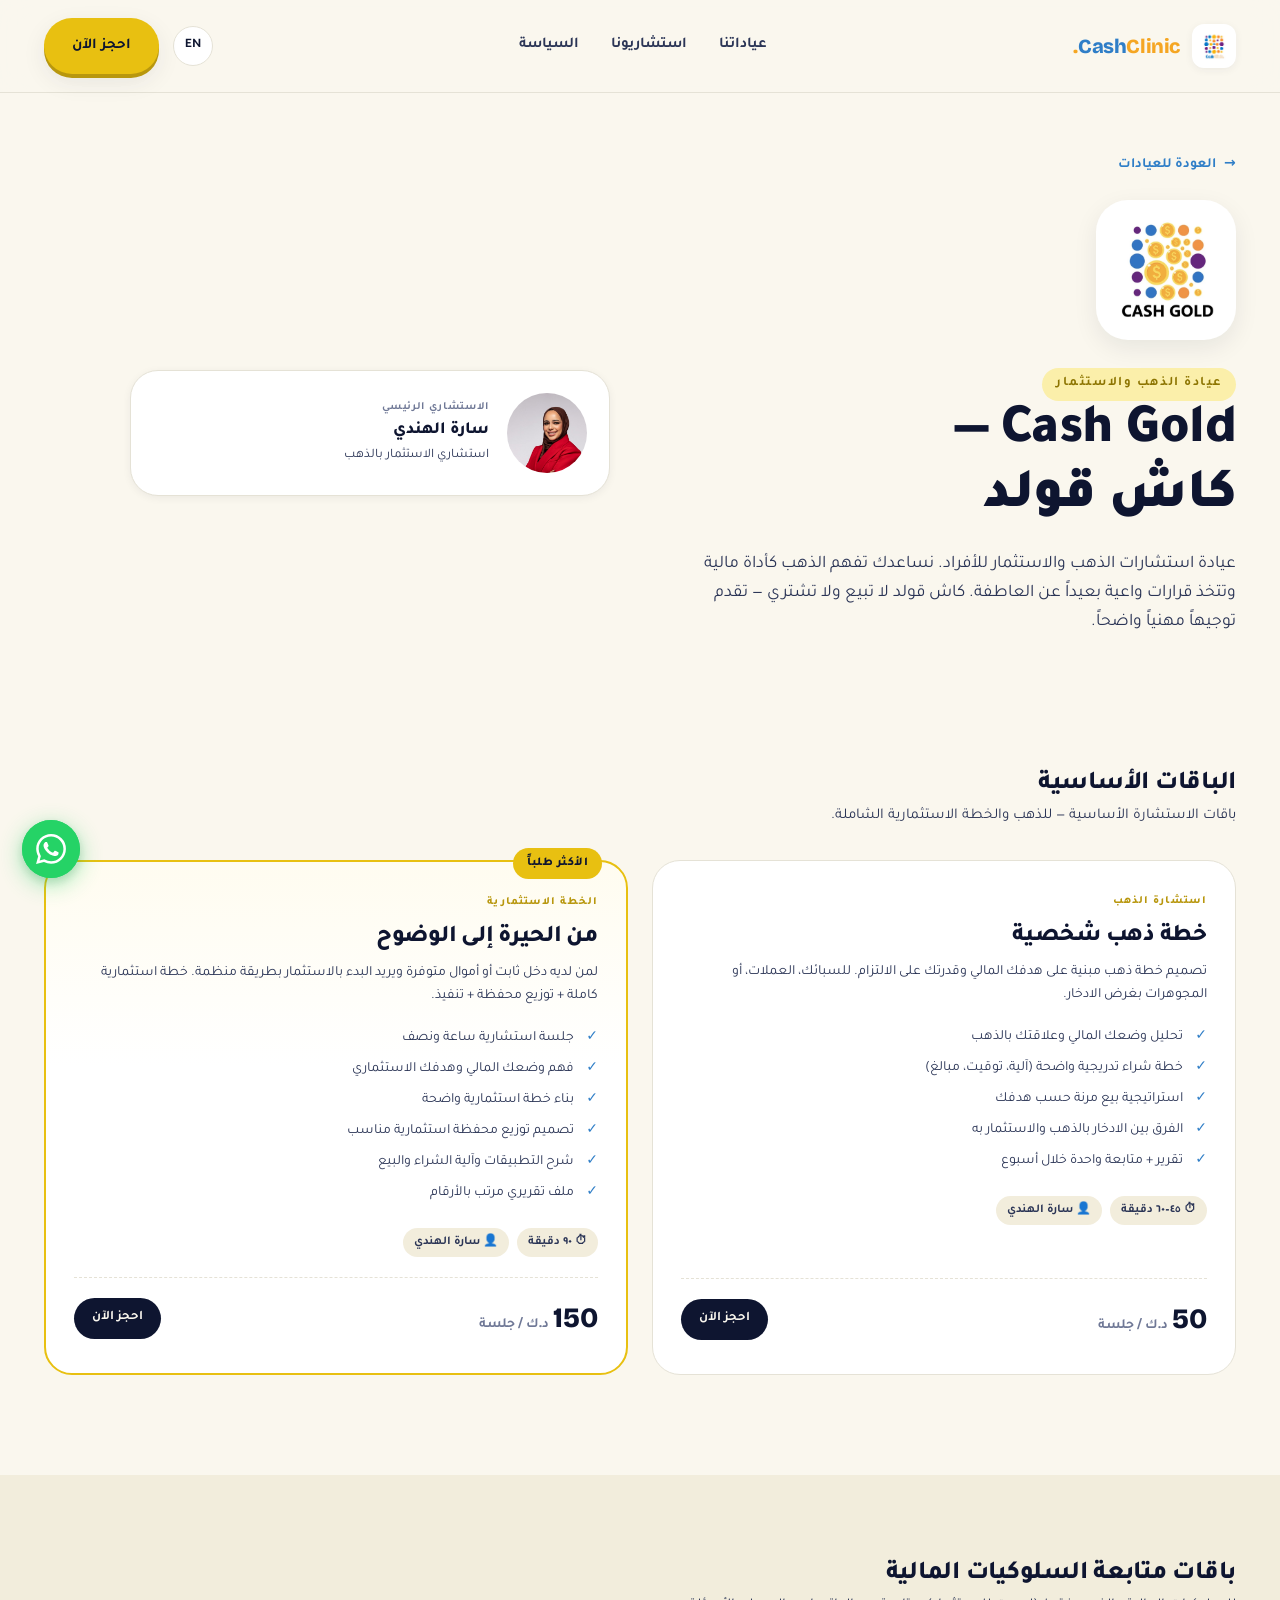
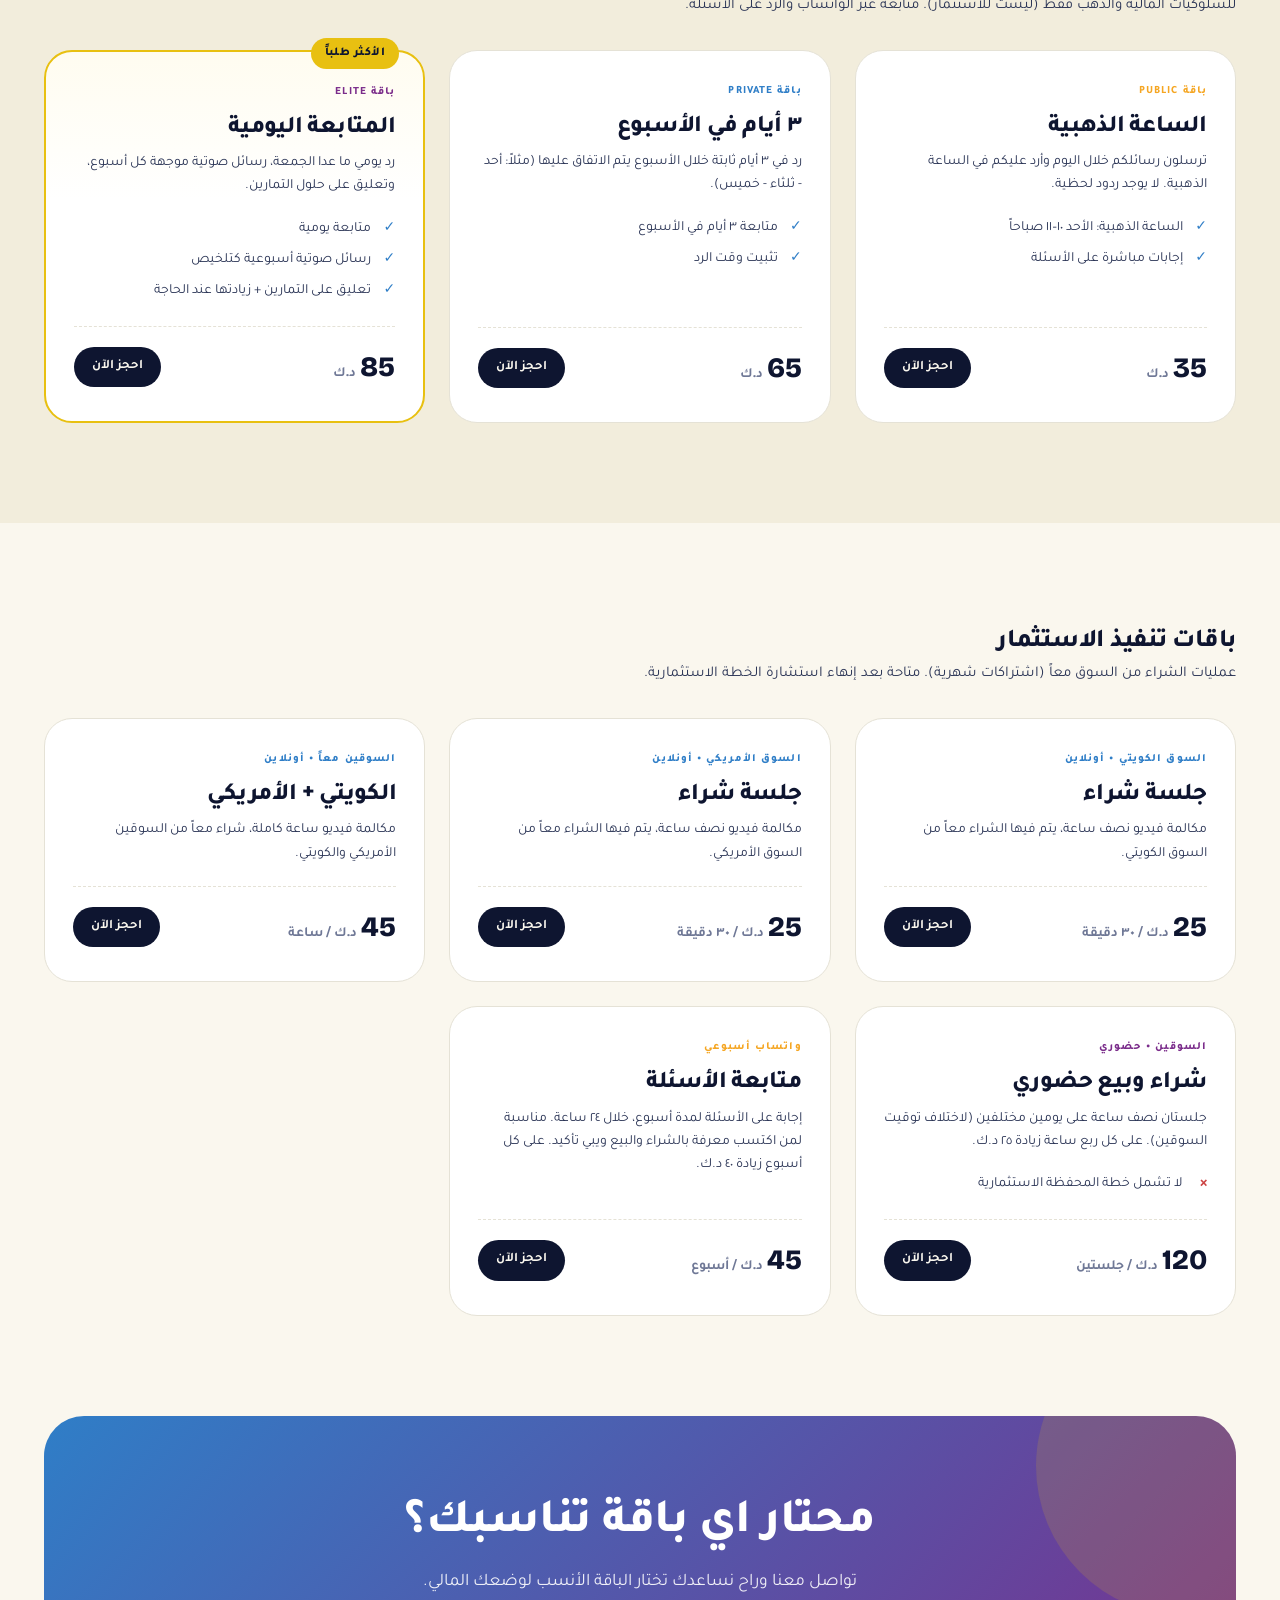
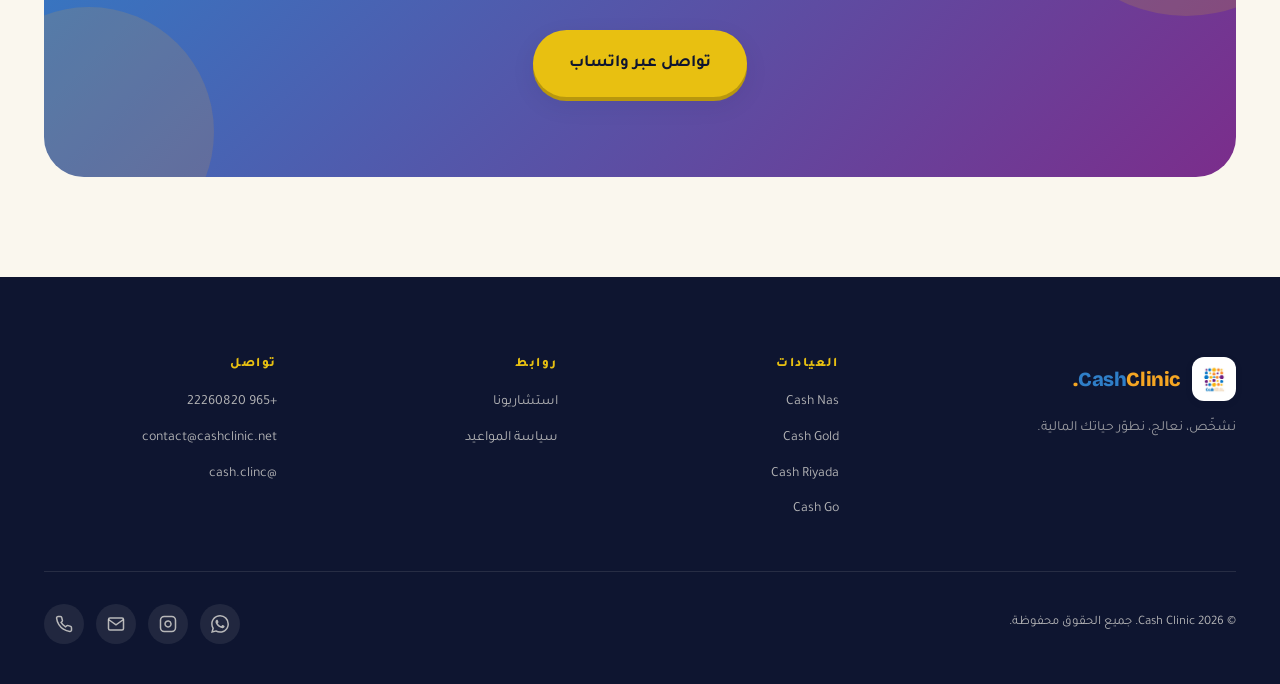
<file: clinics/cash-gold.html>
<!DOCTYPE html>

<html dir="rtl" lang="ar">
<head>
<meta charset="utf-8"/>
<meta content="width=device-width, initial-scale=1.0" name="viewport"/>
<meta content="عيادة كاش قولد — استشارات الذهب والاستثمار للأفراد مع م. سارة الهندي. خطط شراء وبيع، محافظ استثمارية، ومتابعات شهرية وأسبوعية." name="description"/>
<title data-en="Cash Gold | Cash Clinic">Cash Gold — كاش قولد | Cash Clinic</title>
<link href="../assets/img/cashclinic-logo.jpg" rel="icon" type="image/jpeg"/>
<link href="https://fonts.googleapis.com" rel="preconnect"/>
<link crossorigin="" href="https://fonts.gstatic.com" rel="preconnect"/>
<link href="https://fonts.googleapis.com/css2?family=Tajawal:wght@300;400;500;700;800;900&amp;family=Bricolage+Grotesque:opsz,wght@12..96,400;12..96,600;12..96,700;12..96,800&amp;family=Manrope:wght@400;500;600;700;800&amp;display=swap" rel="stylesheet"/>
<link href="../assets/css/style.css?v=12" rel="stylesheet"/>
</head>
<body>
<header class="site-header">
<div class="container">
<nav class="nav">
<a class="brand" href="../index.html">
<div class="brand-mark"><img alt="Cash Clinic" src="../assets/img/cashclinic-logo.jpg"/></div>
<div class="brand-name"><span class="blue">Cash</span><span class="orange">Clinic.</span></div>
</a>
<ul class="nav-links" id="navLinks">
<li data-en="Clinics"><a data-en="Clinics" href="../index.html#clinics">عياداتنا</a></li>
<li data-en="Consultants"><a data-en="Consultants" href="../index.html#consultants">استشاريونا</a></li>
<li data-en="Policy"><a data-en="Policy" href="../policy.html">السياسة</a></li>
</ul>
<div class="nav-actions">
<button class="lang-toggle" id="langToggle">EN</button>
<a class="btn btn-gold" data-en="Book Now" href="#packages">احجز الآن</a>
<button class="menu-toggle" id="menuToggle">
<svg fill="none" stroke="currentColor" stroke-width="2" viewbox="0 0 24 24"><path d="M3 6h18M3 12h18M3 18h18"></path></svg>
</button>
</div>
</nav>
</div>
</header>
<section class="clinic-hero">
<div class="container">
<a class="back-link" data-en='&lt;span class="arrow"&gt;←&lt;/span&gt; Back to Clinics' href="../index.html"><span class="arrow">←</span> العودة للعيادات</a>
<div class="clinic-hero-inner">
<div>
<div class="clinic-hero-logo"><img alt="Cash Gold" src="../assets/img/cashgold-logo.jpg"/></div>
<span class="eyebrow gold" data-en="Gold &amp; Investment Clinic">عيادة الذهب والاستثمار</span>
<h1 data-en="Cash Gold">Cash Gold — <br/>كاش قولد</h1>
<p class="lede" data-en="Gold and investment consulting for individuals. We help you understand gold as a financial tool and make informed decisions away from emotion. Cash Gold doesn't buy or sell — we offer clear professional guidance.">
          عيادة استشارات الذهب والاستثمار للأفراد. نساعدك تفهم الذهب كأداة مالية وتتخذ قرارات واعية بعيداً عن العاطفة. كاش قولد لا تبيع ولا تشتري — تقدم توجيهاً مهنياً واضحاً.
        </p>
</div>
<div class="consultant-intro">
<img alt="سارة الهندي" src="../assets/img/sara.jpg"/>
<div>
<div class="label" data-en="Lead Consultant">الاستشاري الرئيسي</div>
<div class="name" data-en="Sara Al-Hindi">سارة الهندي</div>
<div class="title" data-en="Gold Investment Consultant">استشاري الاستثمار بالذهب</div>
</div>
</div>
</div>
</div>
</section>
<!-- MAIN PACKAGES -->
<section class="section" id="packages" style="padding-top:60px;">
<div class="container">
<h2 class="sub-section-title" data-en="Core Packages">الباقات الأساسية</h2>
<p class="sub-section-desc" data-en="Core consultation packages — for gold and the comprehensive investment plan.">باقات الاستشارة الأساسية — للذهب والخطة الاستثمارية الشاملة.</p>
<div class="packages-grid">
<article class="package-card" data-pkg-id="gold-personal-plan">
<div class="pkg-tag" data-en="Gold Consultation" style="color:#B8970E;">استشارة الذهب</div>
<h3 class="pkg-name" data-en="Personal Gold Plan">خطة ذهب شخصية</h3>
<p class="pkg-desc" data-en="Design a gold plan based on your financial goal and ability to commit. For bullion, coins, or jewelry for savings purposes.">
          تصميم خطة ذهب مبنية على هدفك المالي وقدرتك على الالتزام. للسبائك، العملات، أو المجوهرات بغرض الادخار.
        </p>
<ul class="pkg-list">
<li data-en="Analyze your financial situation and relationship with gold">تحليل وضعك المالي وعلاقتك بالذهب</li>
<li data-en="Clear gradual purchase plan (method, timing, amounts)">خطة شراء تدريجية واضحة (آلية، توقيت، مبالغ)</li>
<li data-en="Flexible selling strategy based on your goal">استراتيجية بيع مرنة حسب هدفك</li>
<li data-en="Difference between saving with gold and investing in it">الفرق بين الادخار بالذهب والاستثمار به</li>
<li data-en="Report + one follow-up within a week">تقرير + متابعة واحدة خلال أسبوع</li>
</ul>
<div class="pkg-meta">
<span data-en="⏱ 45–60 min">⏱ ٤٥–٦٠ دقيقة</span>
<span data-en="👤 Sara">👤 سارة الهندي</span>
</div>
<div class="pkg-foot">
<div class="pkg-price"><span class="num">50</span><span class="unit" data-en="KWD / session">د.ك / جلسة</span></div>
<a class="pkg-book" data-en="Book Now" href="../book.html?p=gold-personal-plan">احجز الآن</a>
</div>
</article>
<article class="package-card featured" data-pkg-id="gold-investment-plan">
<div class="pkg-tag" data-en="Investment Plan" style="color:#B8970E;">الخطة الاستثمارية</div>
<h3 class="pkg-name" data-en="From Confusion to Clarity">من الحيرة إلى الوضوح</h3>
<p class="pkg-desc" data-en="For those with stable income or available funds who want to start investing in an organized way. Complete investment plan + portfolio allocation + execution.">
          لمن لديه دخل ثابت أو أموال متوفرة ويريد البدء بالاستثمار بطريقة منظمة. خطة استثمارية كاملة + توزيع محفظة + تنفيذ.
        </p>
<ul class="pkg-list">
<li data-en="1.5-hour consultation session">جلسة استشارية ساعة ونصف</li>
<li data-en="Understand your financial situation and investment goal">فهم وضعك المالي وهدفك الاستثماري</li>
<li data-en="Build a clear investment plan">بناء خطة استثمارية واضحة</li>
<li data-en="Design an appropriate investment portfolio allocation">تصميم توزيع محفظة استثمارية مناسب</li>
<li data-en="Explain platforms and buy/sell mechanics">شرح التطبيقات وآلية الشراء والبيع</li>
<li data-en="Organized report file with numbers">ملف تقريري مرتب بالأرقام</li>
</ul>
<div class="pkg-meta">
<span data-en="⏱ 90 min">⏱ ٩٠ دقيقة</span>
<span data-en="👤 Sara">👤 سارة الهندي</span>
</div>
<div class="pkg-foot">
<div class="pkg-price"><span class="num">150</span><span class="unit" data-en="KWD / session">د.ك / جلسة</span></div>
<a class="pkg-book" data-en="Book Now" href="../book.html?p=gold-investment-plan">احجز الآن</a>
</div>
</article>
</div>
</div>
</section>
<!-- BEHAVIORAL FOLLOW-UP -->
<section class="section" style="background:var(--cream-deep); padding-top:80px;">
<div class="container">
<h2 class="sub-section-title" data-en="Financial Behavior Follow-up Packages">باقات متابعة السلوكيات المالية</h2>
<p class="sub-section-desc" data-en="For financial behaviors and gold only (not investment). WhatsApp follow-up and Q&amp;A.">للسلوكيات المالية والذهب فقط (ليست للاستثمار). متابعة عبر الواتساب والرد على الأسئلة.</p>
<div class="packages-grid">
<article class="package-card" data-pkg-id="gold-followup-public">
<div class="pkg-tag" data-en="PUBLIC Package" style="color:var(--orange);">باقة PUBLIC</div>
<h3 class="pkg-name" data-en="The Golden Hour">الساعة الذهبية</h3>
<p class="pkg-desc" data-en="Send your messages during the day and I'll reply in the golden hour. No real-time replies.">ترسلون رسائلكم خلال اليوم وأرد عليكم في الساعة الذهبية. لا يوجد ردود لحظية.</p>
<ul class="pkg-list">
<li data-en="Golden hour: Sunday 10–11 AM">الساعة الذهبية: الأحد ١٠–١١ صباحاً</li>
<li data-en="Direct answers to questions">إجابات مباشرة على الأسئلة</li>
</ul>
<div class="pkg-foot">
<div class="pkg-price"><span class="num">35</span><span class="unit" data-en="KWD">د.ك</span></div>
<a class="pkg-book" data-en="Book Now" href="../book.html?p=gold-followup-public">احجز الآن</a>
</div>
</article>
<article class="package-card" data-pkg-id="gold-followup-private">
<div class="pkg-tag" data-en="PRIVATE Package" style="color:var(--blue);">باقة PRIVATE</div>
<h3 class="pkg-name" data-en="3 Days a Week">٣ أيام في الأسبوع</h3>
<p class="pkg-desc" data-en="Replies on 3 fixed days each week, agreed upon (e.g., Sun-Tue-Thu).">رد في ٣ أيام ثابتة خلال الأسبوع يتم الاتفاق عليها (مثلاً: أحد - ثلثاء - خميس).</p>
<ul class="pkg-list">
<li data-en="Follow-up 3 days a week">متابعة ٣ أيام في الأسبوع</li>
<li data-en="Fixed reply time">تثبيت وقت الرد</li>
</ul>
<div class="pkg-foot">
<div class="pkg-price"><span class="num">65</span><span class="unit" data-en="KWD">د.ك</span></div>
<a class="pkg-book" data-en="Book Now" href="../book.html?p=gold-followup-private">احجز الآن</a>
</div>
</article>
<article class="package-card featured" data-pkg-id="gold-followup-elite">
<div class="pkg-tag" data-en="ELITE Package" style="color:var(--purple);">باقة ELITE</div>
<h3 class="pkg-name" data-en="Daily Follow-up">المتابعة اليومية</h3>
<p class="pkg-desc" data-en="Daily reply except Friday, weekly directed voice notes, and feedback on exercise solutions.">رد يومي ما عدا الجمعة، رسائل صوتية موجهة كل أسبوع، وتعليق على حلول التمارين.</p>
<ul class="pkg-list">
<li data-en="Daily follow-up">متابعة يومية</li>
<li data-en="Weekly voice notes as summary">رسائل صوتية أسبوعية كتلخيص</li>
<li data-en="Feedback on exercises + add more when needed">تعليق على التمارين + زيادتها عند الحاجة</li>
</ul>
<div class="pkg-foot">
<div class="pkg-price"><span class="num">85</span><span class="unit" data-en="KWD">د.ك</span></div>
<a class="pkg-book" data-en="Book Now" href="../book.html?p=gold-followup-elite">احجز الآن</a>
</div>
</article>
</div>
</div>
</section>
<!-- INVESTMENT EXECUTION -->
<section class="section">
<div class="container">
<h2 class="sub-section-title" data-en="Investment Execution Packages">باقات تنفيذ الاستثمار</h2>
<p class="sub-section-desc" data-en="Market buying together (monthly subscriptions). Available after completing the investment plan consultation.">عمليات الشراء من السوق معاً (اشتراكات شهرية). متاحة بعد إنهاء استشارة الخطة الاستثمارية.</p>
<div class="packages-grid">
<article class="package-card" data-pkg-id="gold-buy-kuwait">
<div class="pkg-tag" data-en="Kuwait Market • Online" style="color:var(--blue);">السوق الكويتي • أونلاين</div>
<h3 class="pkg-name" data-en="Buying Session">جلسة شراء</h3>
<p class="pkg-desc" data-en="30-minute video call where we buy together from the Kuwait market.">مكالمة فيديو نصف ساعة، يتم فيها الشراء معاً من السوق الكويتي.</p>
<div class="pkg-foot">
<div class="pkg-price"><span class="num">25</span><span class="unit" data-en="KWD / 30 min">د.ك / ٣٠ دقيقة</span></div>
<a class="pkg-book" data-en="Book Now" href="../book.html?p=gold-buy-kuwait">احجز الآن</a>
</div>
</article>
<article class="package-card" data-pkg-id="gold-buy-us">
<div class="pkg-tag" data-en="US Market • Online" style="color:var(--blue);">السوق الأمريكي • أونلاين</div>
<h3 class="pkg-name" data-en="Buying Session">جلسة شراء</h3>
<p class="pkg-desc" data-en="30-minute video call where we buy together from the US market.">مكالمة فيديو نصف ساعة، يتم فيها الشراء معاً من السوق الأمريكي.</p>
<div class="pkg-foot">
<div class="pkg-price"><span class="num">25</span><span class="unit" data-en="KWD / 30 min">د.ك / ٣٠ دقيقة</span></div>
<a class="pkg-book" data-en="Book Now" href="../book.html?p=gold-buy-us">احجز الآن</a>
</div>
</article>
<article class="package-card" data-pkg-id="gold-buy-both">
<div class="pkg-tag" data-en="Both Markets • Online" style="color:var(--blue);">السوقين معاً • أونلاين</div>
<h3 class="pkg-name" data-en="Kuwait + US">الكويتي + الأمريكي</h3>
<p class="pkg-desc" data-en="Full one-hour video call, buying together from both US and Kuwait markets.">مكالمة فيديو ساعة كاملة، شراء معاً من السوقين الأمريكي والكويتي.</p>
<div class="pkg-foot">
<div class="pkg-price"><span class="num">45</span><span class="unit" data-en="KWD / hour">د.ك / ساعة</span></div>
<a class="pkg-book" data-en="Book Now" href="../book.html?p=gold-buy-both">احجز الآن</a>
</div>
</article>
<article class="package-card" data-pkg-id="gold-buy-in-person">
<div class="pkg-tag" data-en="Both Markets • In-person" style="color:var(--purple);">السوقين • حضوري</div>
<h3 class="pkg-name" data-en="In-person Buy &amp; Sell">شراء وبيع حضوري</h3>
<p class="pkg-desc" data-en="Two 30-minute sessions on different days (due to market time differences). 25 KWD per additional 15 minutes.">جلستان نصف ساعة على يومين مختلفين (لاختلاف توقيت السوقين). على كل ربع ساعة زيادة ٢٥ د.ك.</p>
<ul class="pkg-list bad" data-en="Doesn't include portfolio plan">
<li data-en="Doesn't include portfolio plan">لا تشمل خطة المحفظة الاستثمارية</li>
</ul>
<div class="pkg-foot">
<div class="pkg-price"><span class="num">120</span><span class="unit" data-en="KWD / 2 sessions">د.ك / جلستين</span></div>
<a class="pkg-book" data-en="Book Now" href="../book.html?p=gold-buy-in-person">احجز الآن</a>
</div>
</article>
<article class="package-card" data-pkg-id="gold-weekly-followup">
<div class="pkg-tag" data-en="Weekly WhatsApp" style="color:var(--orange);">واتساب أسبوعي</div>
<h3 class="pkg-name" data-en="Question Follow-up">متابعة الأسئلة</h3>
<p class="pkg-desc" data-en="Answer questions for a week, within 24 hours. Suitable for those who have buy/sell knowledge and want confirmation. 40 KWD per additional week.">إجابة على الأسئلة لمدة أسبوع، خلال ٢٤ ساعة. مناسبة لمن اكتسب معرفة بالشراء والبيع ويبي تأكيد. على كل أسبوع زيادة ٤٠ د.ك.</p>
<div class="pkg-foot">
<div class="pkg-price"><span class="num">45</span><span class="unit" data-en="KWD / week">د.ك / أسبوع</span></div>
<a class="pkg-book" data-en="Book Now" href="../book.html?p=gold-weekly-followup">احجز الآن</a>
</div>
</article>
</div>
</div>
</section>
<!-- CTA -->
<section class="section" style="padding-top:0;">
<div class="container">
<div class="cta-banner">
<h2 data-en="Not sure which package fits?">محتار اي باقة تناسبك؟</h2>
<p data-en="Reach out and we'll help you pick the right package for your financial situation.">تواصل معنا وراح نساعدك تختار الباقة الأنسب لوضعك المالي.</p>
<a class="btn btn-gold btn-large" data-en="Contact via WhatsApp" href="https://wa.me/96522260820">تواصل عبر واتساب</a>
</div>
</div>
</section>
<footer class="site-footer">
<div class="container">
<div class="footer-grid">
<div class="footer-brand">
<a class="brand" href="../index.html">
<div class="brand-mark"><img alt="Cash Clinic" src="../assets/img/cashclinic-logo.jpg"/></div>
<div class="brand-name"><span class="blue">Cash</span><span class="orange">Clinic.</span></div>
</a>
<p data-en="We diagnose, treat, and develop your financial life.">نشخّص، نعالج، نطوّر حياتك المالية.</p>
</div>
<div class="footer-col">
<h4 data-en="Clinics">العيادات</h4>
<ul>
<li><a href="cash-nas.html">Cash Nas</a></li>
<li><a href="cash-gold.html">Cash Gold</a></li>
<li><a href="cash-riyada.html">Cash Riyada</a></li>
<li><a href="cash-go.html">Cash Go</a></li>
</ul>
</div>
<div class="footer-col">
<h4 data-en="Links">روابط</h4>
<ul>
<li data-en="Consultants"><a data-en="Consultants" href="../index.html#consultants">استشاريونا</a></li>
<li data-en="Appointment Policy"><a data-en="Appointment Policy" href="../policy.html">سياسة المواعيد</a></li>
</ul>
</div>
<div class="footer-col">
<h4 data-en="Contact">تواصل</h4>
<ul>
<li><a href="tel:+96522260820">+965 22260820</a></li>
<li><a href="mailto:contact@cashclinic.net">contact@cashclinic.net</a></li>
<li><a href="https://instagram.com/cash.clinc">@cash.clinc</a></li>
</ul>
</div>
</div>
<div class="footer-bottom" data-en="© 2026 Cash Clinic. All rights reserved.">
<div data-en="© 2026 Cash Clinic. All rights reserved.">© 2026 Cash Clinic. جميع الحقوق محفوظة.</div>
<div class="social-links">
<a aria-label="Instagram" href="https://instagram.com/cash.clinc">
<svg fill="none" stroke="currentColor" stroke-width="2" viewbox="0 0 24 24"><rect height="20" rx="5" width="20" x="2" y="2"></rect><path d="M16 11.37A4 4 0 1 1 12.63 8 4 4 0 0 1 16 11.37z"></path><line x1="17.5" x2="17.51" y1="6.5" y2="6.5"></line></svg>
</a>
<a aria-label="Email" href="mailto:contact@cashclinic.net">
<svg fill="none" stroke="currentColor" stroke-width="2" viewbox="0 0 24 24"><path d="M4 4h16c1.1 0 2 .9 2 2v12c0 1.1-.9 2-2 2H4c-1.1 0-2-.9-2-2V6c0-1.1.9-2 2-2z"></path><polyline points="22,6 12,13 2,6"></polyline></svg>
</a>
<a aria-label="Phone" href="tel:+96522260820">
<svg fill="none" stroke="currentColor" stroke-width="2" viewbox="0 0 24 24"><path d="M22 16.92v3a2 2 0 0 1-2.18 2 19.79 19.79 0 0 1-8.63-3.07 19.5 19.5 0 0 1-6-6 19.79 19.79 0 0 1-3.07-8.67A2 2 0 0 1 4.11 2h3a2 2 0 0 1 2 1.72 12.84 12.84 0 0 0 .7 2.81 2 2 0 0 1-.45 2.11L8.09 9.91a16 16 0 0 0 6 6l1.27-1.27a2 2 0 0 1 2.11-.45 12.84 12.84 0 0 0 2.81.7A2 2 0 0 1 22 16.92z"></path></svg>
</a>
</div>
</div>
</div>
</footer>
<script src="../assets/js/main.js?v=12"></script>
</body>
</html>
</file>
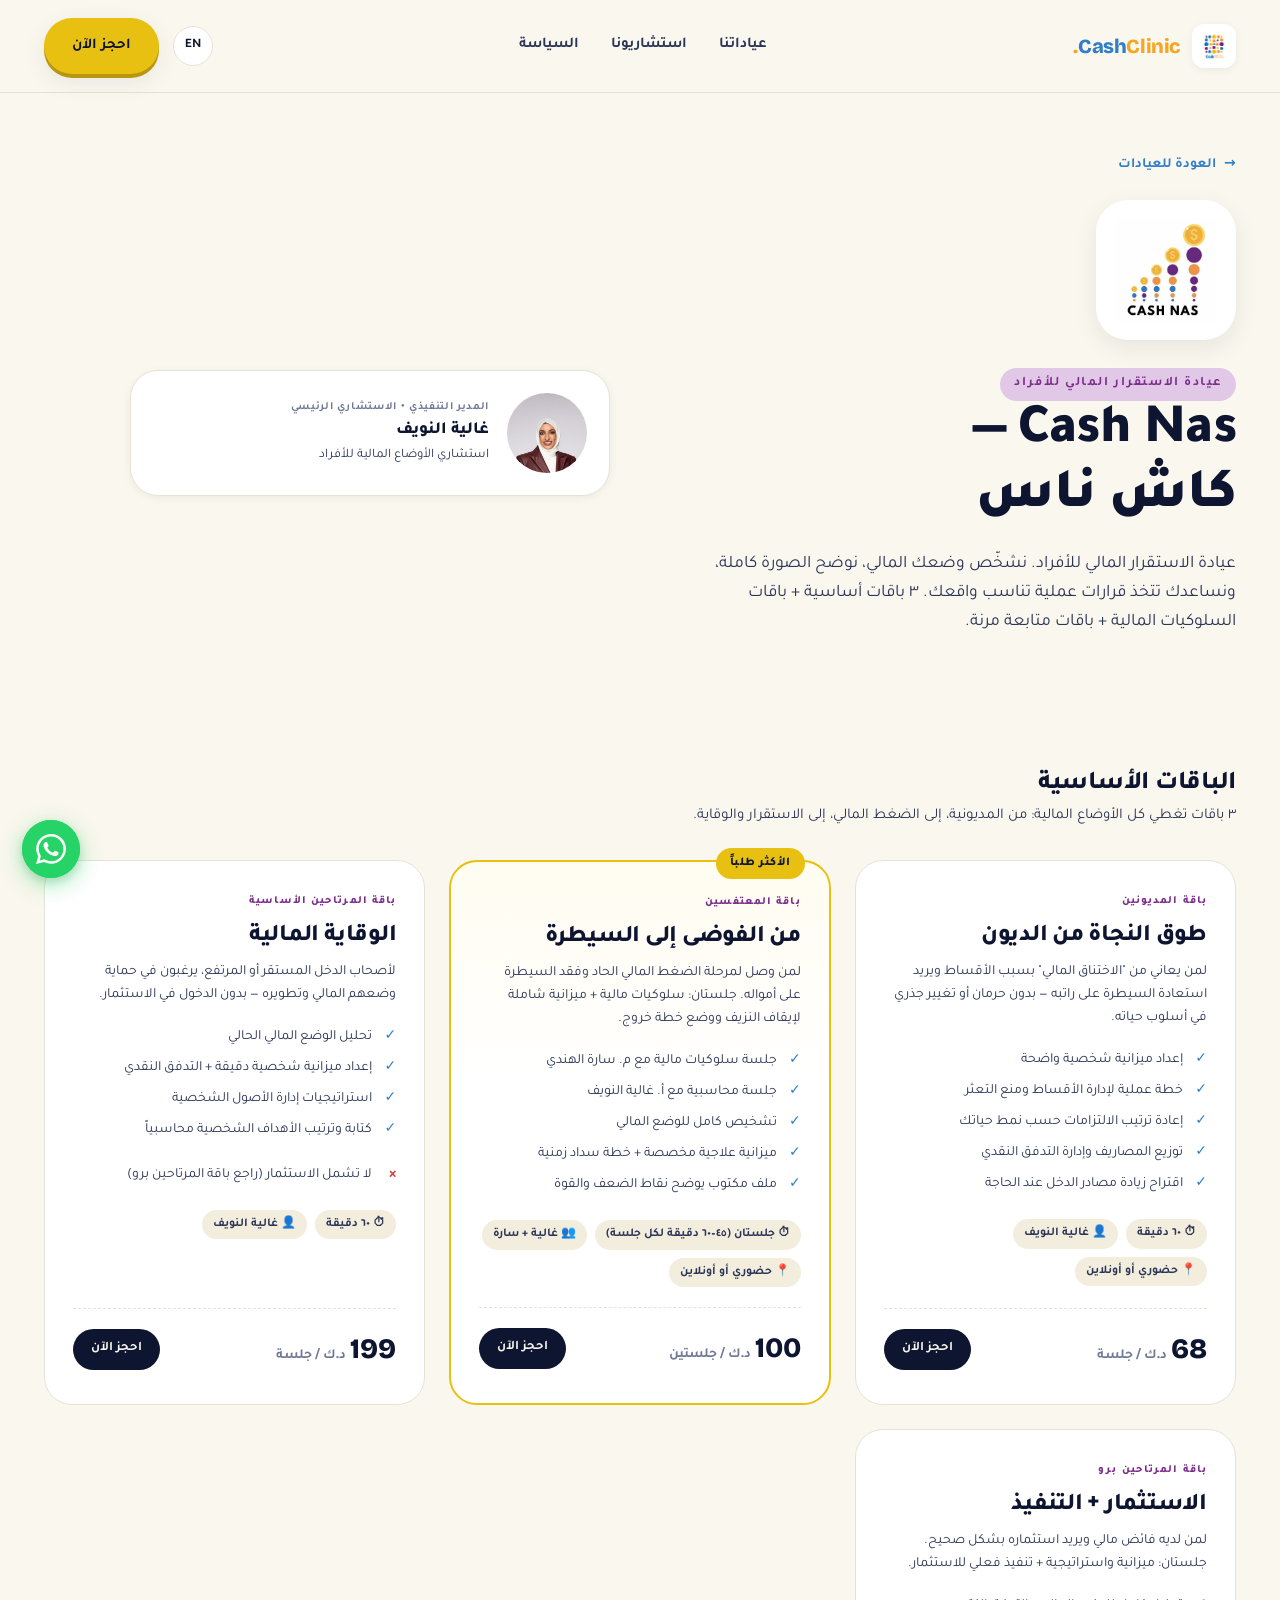
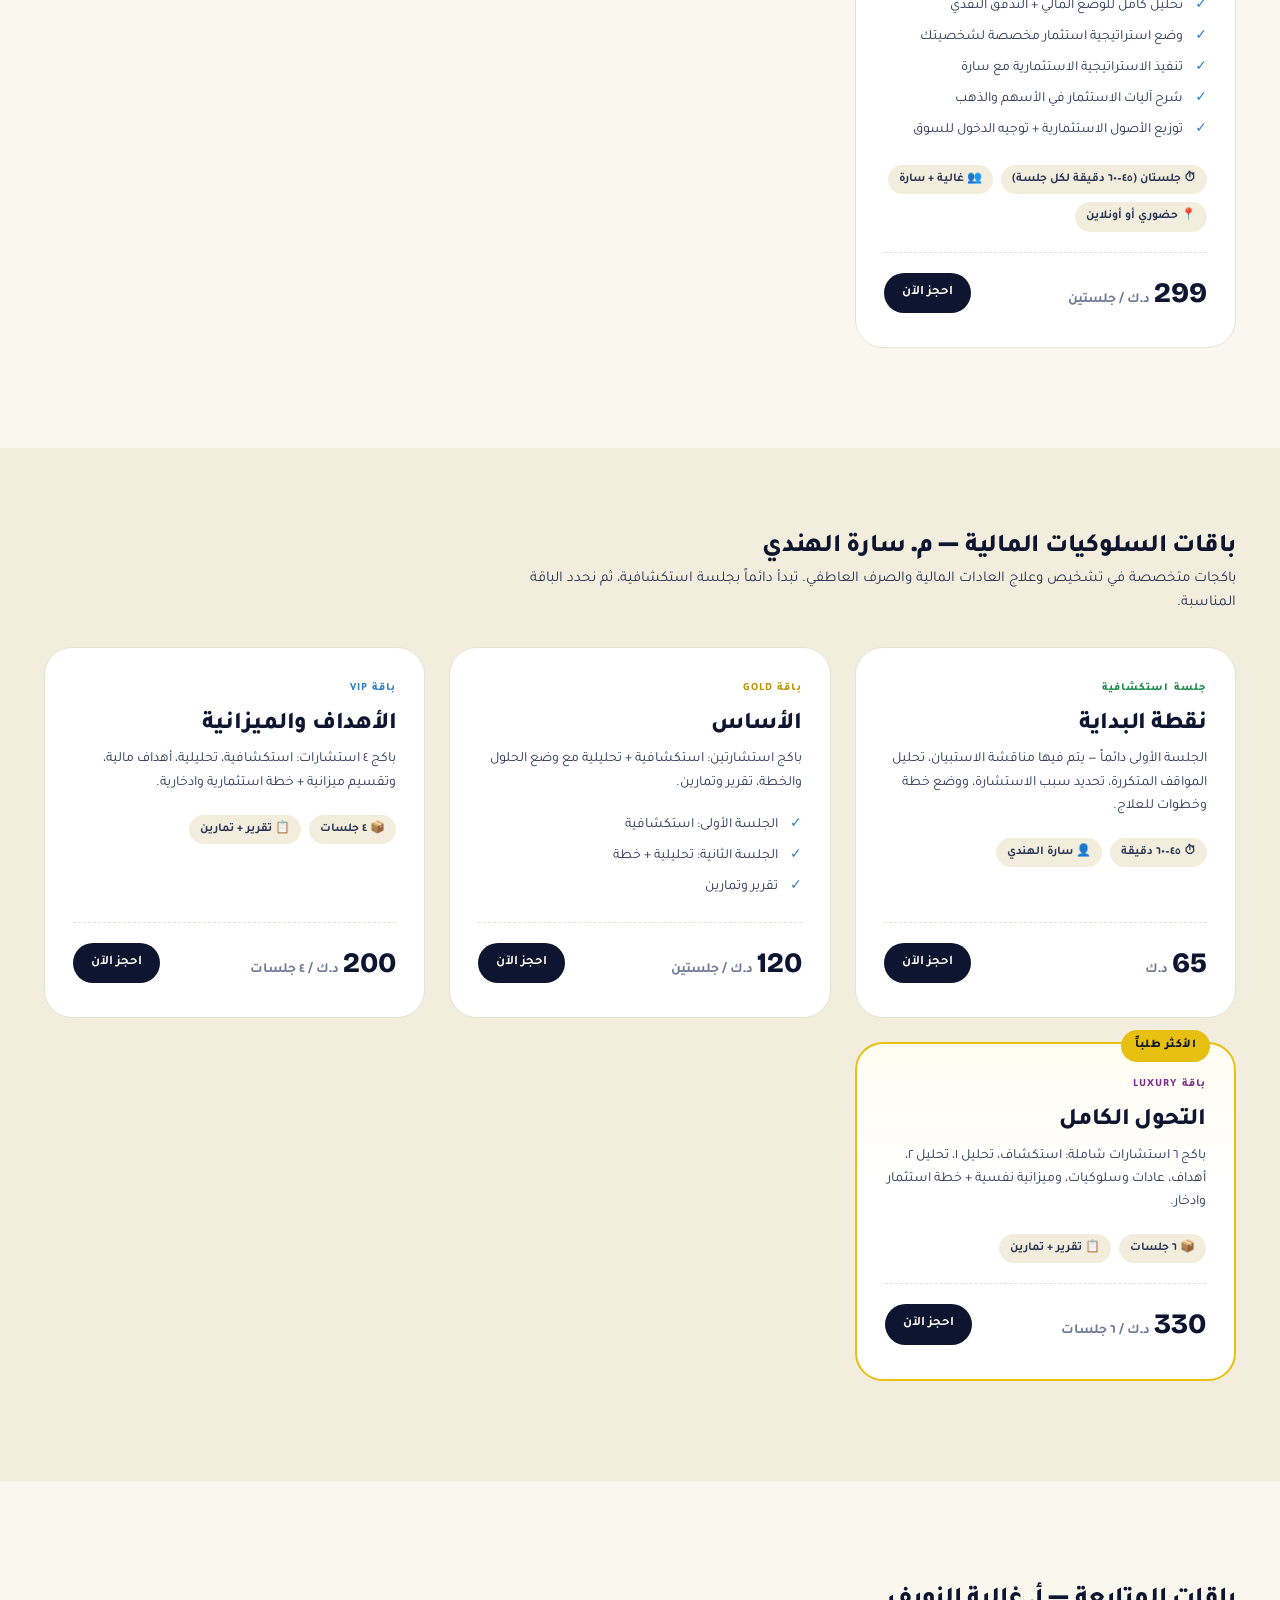
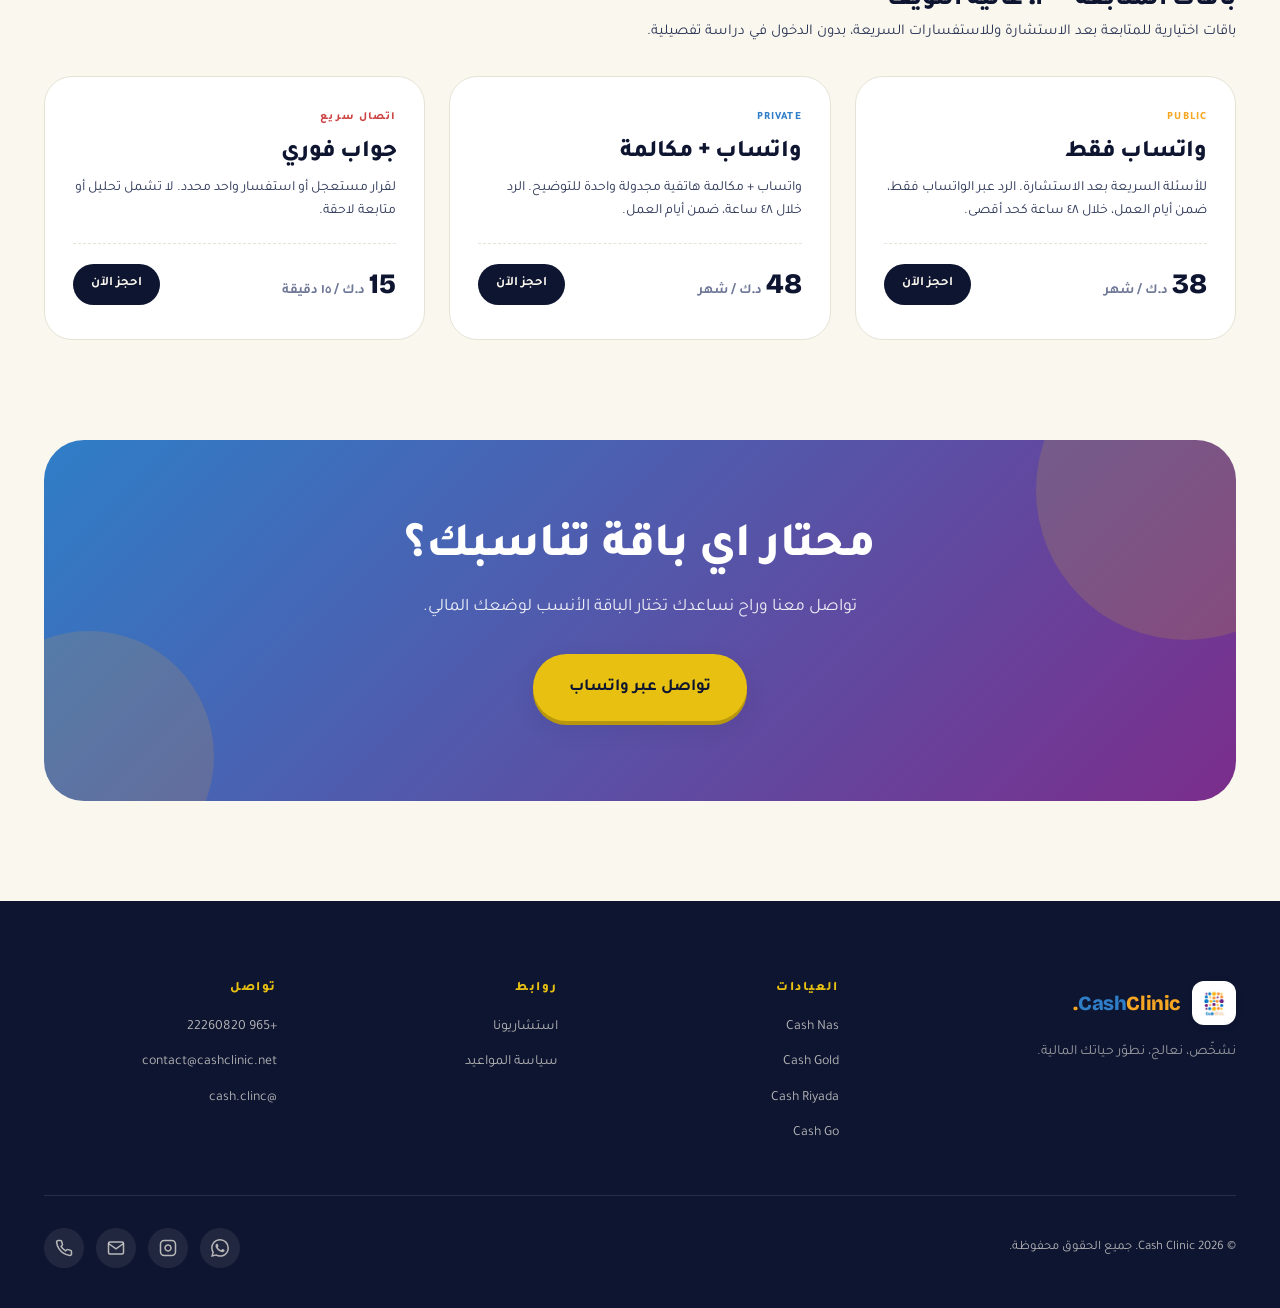
<file: clinics/cash-nas.html>
<!DOCTYPE html>

<html dir="rtl" lang="ar">
<head>
<meta charset="utf-8"/>
<meta content="width=device-width, initial-scale=1.0" name="viewport"/>
<meta content="عيادة كاش ناس — الاستقرار المالي للأفراد. باقات المديونين، المعتفسين، المرتاحين، وباقات السلوكيات المالية مع غالية النويف وسارة الهندي." name="description"/>
<title data-en="Cash Nas | Cash Clinic">Cash Nas — كاش ناس | Cash Clinic</title>
<link href="../assets/img/cashclinic-logo.jpg" rel="icon" type="image/jpeg"/>
<link href="https://fonts.googleapis.com" rel="preconnect"/>
<link crossorigin="" href="https://fonts.gstatic.com" rel="preconnect"/>
<link href="https://fonts.googleapis.com/css2?family=Tajawal:wght@300;400;500;700;800;900&amp;family=Bricolage+Grotesque:opsz,wght@12..96,400;12..96,600;12..96,700;12..96,800&amp;family=Manrope:wght@400;500;600;700;800&amp;display=swap" rel="stylesheet"/>
<link href="../assets/css/style.css?v=12" rel="stylesheet"/>
</head>
<body>
<header class="site-header">
<div class="container">
<nav class="nav">
<a class="brand" href="../index.html">
<div class="brand-mark"><img alt="Cash Clinic" src="../assets/img/cashclinic-logo.jpg"/></div>
<div class="brand-name"><span class="blue">Cash</span><span class="orange">Clinic.</span></div>
</a>
<ul class="nav-links" id="navLinks">
<li data-en="Clinics"><a data-en="Clinics" href="../index.html#clinics">عياداتنا</a></li>
<li data-en="Consultants"><a data-en="Consultants" href="../index.html#consultants">استشاريونا</a></li>
<li data-en="Policy"><a data-en="Policy" href="../policy.html">السياسة</a></li>
</ul>
<div class="nav-actions">
<button class="lang-toggle" id="langToggle">EN</button>
<a class="btn btn-gold" data-en="Book Now" href="#packages">احجز الآن</a>
<button class="menu-toggle" id="menuToggle">
<svg fill="none" stroke="currentColor" stroke-width="2" viewbox="0 0 24 24"><path d="M3 6h18M3 12h18M3 18h18"></path></svg>
</button>
</div>
</nav>
</div>
</header>
<!-- HERO -->
<section class="clinic-hero">
<div class="container">
<a class="back-link" data-en='&lt;span class="arrow"&gt;←&lt;/span&gt; Back to Clinics' href="../index.html"><span class="arrow">←</span> العودة للعيادات</a>
<div class="clinic-hero-inner">
<div>
<div class="clinic-hero-logo"><img alt="Cash Nas" src="../assets/img/cashnas-logo.jpg"/></div>
<span class="eyebrow purple" data-en="Personal Financial Stability Clinic">عيادة الاستقرار المالي للأفراد</span>
<h1 data-en="Cash Nas">Cash Nas — <br/>كاش ناس</h1>
<p class="lede" data-en="The personal financial stability clinic. We diagnose your situation, give you the full picture, and help you make practical decisions that fit your reality. 3 core packages + financial behavior packages + flexible follow-up packages.">
          عيادة الاستقرار المالي للأفراد. نشخّص وضعك المالي، نوضح الصورة كاملة، ونساعدك تتخذ قرارات عملية تناسب واقعك. ٣ باقات أساسية + باقات السلوكيات المالية + باقات متابعة مرنة.
        </p>
</div>
<div class="consultant-intro">
<img alt="غالية النويف" src="../assets/img/ghaliya.jpg"/>
<div>
<div class="label" data-en="CEO • Lead Consultant">المدير التنفيذي • الاستشاري الرئيسي</div>
<div class="name" data-en="Ghaliya Al-Nuwaif">غالية النويف</div>
<div class="title" data-en="Personal Finance Consultant">استشاري الأوضاع المالية للأفراد</div>
</div>
</div>
</div>
</div>
</section>
<!-- MAIN PACKAGES -->
<section class="section" id="packages" style="padding-top:60px;">
<div class="container">
<h2 class="sub-section-title" data-en="Core Packages">الباقات الأساسية</h2>
<p class="sub-section-desc" data-en="3 packages covering every financial situation: from debt, to financial pressure, to stability and prevention.">٣ باقات تغطي كل الأوضاع المالية: من المديونية، إلى الضغط المالي، إلى الاستقرار والوقاية.</p>
<div class="packages-grid">
<!-- Debtors Package -->
<article class="package-card" data-pkg-id="nas-debtors">
<div class="pkg-tag" data-en="Debtors Package" style="color:var(--purple);">باقة المديونين</div>
<h3 class="pkg-name" data-en="Lifeline from Debt">طوق النجاة من الديون</h3>
<p class="pkg-desc" data-en='For those suffering from "financial suffocation" due to installments who want to regain control over their salary — without deprivation or radical lifestyle change.'>
          لمن يعاني من "الاختناق المالي" بسبب الأقساط ويريد استعادة السيطرة على راتبه — بدون حرمان أو تغيير جذري في أسلوب حياته.
        </p>
<ul class="pkg-list">
<li data-en="Build a clear personal budget">إعداد ميزانية شخصية واضحة</li>
<li data-en="Practical plan to manage installments and prevent default">خطة عملية لإدارة الأقساط ومنع التعثر</li>
<li data-en="Reorganize obligations to fit your lifestyle">إعادة ترتيب الالتزامات حسب نمط حياتك</li>
<li data-en="Distribute expenses and manage cash flow">توزيع المصاريف وإدارة التدفق النقدي</li>
<li data-en="Suggestions to increase income sources if needed">اقتراح زيادة مصادر الدخل عند الحاجة</li>
</ul>
<div class="pkg-meta">
<span data-en="⏱ 60 min">⏱ ٦٠ دقيقة</span>
<span data-en="👤 Ghaliya">👤 غالية النويف</span>
<span data-en="📍 In-person or online">📍 حضوري أو أونلاين</span>
</div>
<div class="pkg-foot">
<div class="pkg-price"><span class="num">68</span><span class="unit" data-en="KWD / session">د.ك / جلسة</span></div>
<a class="pkg-book" data-en="Book Now" href="../book.html?p=nas-debtors">احجز الآن</a>
</div>
</article>
<!-- Stressed Package - FEATURED -->
<article class="package-card featured" data-pkg-id="nas-stressed">
<div class="pkg-tag" data-en="Stressed Package" style="color:var(--purple);">باقة المعتفسين</div>
<h3 class="pkg-name" data-en="From Chaos to Control">من الفوضى إلى السيطرة</h3>
<p class="pkg-desc" data-en="For those who've reached acute financial pressure and lost control of their money. Two sessions: financial behaviors + comprehensive budget to stop the bleeding and set an exit plan.">
          لمن وصل لمرحلة الضغط المالي الحاد وفقد السيطرة على أمواله. جلستان: سلوكيات مالية + ميزانية شاملة لإيقاف النزيف ووضع خطة خروج.
        </p>
<ul class="pkg-list">
<li data-en="Financial behaviors session with Ms. Sara Al-Hindi">جلسة سلوكيات مالية مع م. سارة الهندي</li>
<li data-en="Accounting session with Ms. Ghaliya Al-Nuwaif">جلسة محاسبية مع أ. غالية النويف</li>
<li data-en="Complete diagnosis of your financial situation">تشخيص كامل للوضع المالي</li>
<li data-en="Customized recovery budget + timed payment plan">ميزانية علاجية مخصصة + خطة سداد زمنية</li>
<li data-en="Written report showing weaknesses and strengths">ملف مكتوب يوضح نقاط الضعف والقوة</li>
</ul>
<div class="pkg-meta">
<span data-en="⏱ Two sessions (45–60 min each)">⏱ جلستان (٤٥–٦٠ دقيقة لكل جلسة)</span>
<span data-en="👥 Ghaliya + Sara">👥 غالية + سارة</span>
<span data-en="📍 In-person or online">📍 حضوري أو أونلاين</span>
</div>
<div class="pkg-foot">
<div class="pkg-price"><span class="num">100</span><span class="unit" data-en="KWD / 2 sessions">د.ك / جلستين</span></div>
<a class="pkg-book" data-en="Book Now" href="../book.html?p=nas-stressed">احجز الآن</a>
</div>
</article>
<!-- Comfortable Basic -->
<article class="package-card" data-pkg-id="nas-comfortable-basic">
<div class="pkg-tag" data-en="Comfortable Basic Package" style="color:var(--purple);">باقة المرتاحين الأساسية</div>
<h3 class="pkg-name" data-en="Financial Prevention">الوقاية المالية</h3>
<p class="pkg-desc" data-en="For those with stable or high income who want to protect and develop their financial position — without going into investment.">
          لأصحاب الدخل المستقر أو المرتفع، يرغبون في حماية وضعهم المالي وتطويره — بدون الدخول في الاستثمار.
        </p>
<ul class="pkg-list">
<li data-en="Analyze current financial situation">تحليل الوضع المالي الحالي</li>
<li data-en="Build a precise personal budget + cash flow">إعداد ميزانية شخصية دقيقة + التدفق النقدي</li>
<li data-en="Personal asset management strategies">استراتيجيات إدارة الأصول الشخصية</li>
<li data-en="Document and organize personal goals financially">كتابة وترتيب الأهداف الشخصية محاسبياً</li>
</ul>
<ul class="pkg-list bad" data-en="Does not include investment (see Comfortable PRO)">
<li data-en="Does not include investment (see Comfortable PRO)">لا تشمل الاستثمار (راجع باقة المرتاحين برو)</li>
</ul>
<div class="pkg-meta">
<span data-en="⏱ 60 min">⏱ ٦٠ دقيقة</span>
<span data-en="👤 Ghaliya">👤 غالية النويف</span>
</div>
<div class="pkg-foot">
<div class="pkg-price"><span class="num">199</span><span class="unit" data-en="KWD / session">د.ك / جلسة</span></div>
<a class="pkg-book" data-en="Book Now" href="../book.html?p=nas-comfortable-basic">احجز الآن</a>
</div>
</article>
<!-- Comfortable PRO -->
<article class="package-card" data-pkg-id="nas-comfortable-pro">
<div class="pkg-tag" data-en="Comfortable PRO Package" style="color:var(--purple);">باقة المرتاحين برو</div>
<h3 class="pkg-name" data-en="Investment + Execution">الاستثمار + التنفيذ</h3>
<p class="pkg-desc" data-en="For those with a financial surplus who want to invest it properly. Two sessions: budget and strategy + actual investment execution.">
          لمن لديه فائض مالي ويريد استثماره بشكل صحيح. جلستان: ميزانية واستراتيجية + تنفيذ فعلي للاستثمار.
        </p>
<ul class="pkg-list">
<li data-en="Complete analysis of financial situation + cash flow">تحليل كامل للوضع المالي + التدفق النقدي</li>
<li data-en="Build an investment strategy tailored to your personality">وضع استراتيجية استثمار مخصصة لشخصيتك</li>
<li data-en="Execute the investment strategy with Sara">تنفيذ الاستراتيجية الاستثمارية مع سارة</li>
<li data-en="Explanation of stock and gold investment mechanics">شرح آليات الاستثمار في الأسهم والذهب</li>
<li data-en="Asset allocation + market-entry guidance">توزيع الأصول الاستثمارية + توجيه الدخول للسوق</li>
</ul>
<div class="pkg-meta">
<span data-en="⏱ Two sessions (45–60 min each)">⏱ جلستان (٤٥–٦٠ دقيقة لكل جلسة)</span>
<span data-en="👥 Ghaliya + Sara">👥 غالية + سارة</span>
<span data-en="📍 In-person or online">📍 حضوري أو أونلاين</span>
</div>
<div class="pkg-foot">
<div class="pkg-price"><span class="num">299</span><span class="unit" data-en="KWD / 2 sessions">د.ك / جلستين</span></div>
<a class="pkg-book" data-en="Book Now" href="../book.html?p=nas-comfortable-pro">احجز الآن</a>
</div>
</article>
</div>
</div>
</section>
<!-- BEHAVIORAL PACKAGES (Sara) -->
<section class="section" style="background:var(--cream-deep); padding-top:80px;">
<div class="container">
<h2 class="sub-section-title" data-en="Financial Behavior Packages — Ms. Sara Al-Hindi">باقات السلوكيات المالية — م. سارة الهندي</h2>
<p class="sub-section-desc" data-en="Specialized packages for diagnosing and treating financial habits and emotional spending. Always start with a discovery session, then we determine the right package.">باكجات متخصصة في تشخيص وعلاج العادات المالية والصرف العاطفي. تبدأ دائماً بجلسة استكشافية، ثم نحدد الباقة المناسبة.</p>
<div class="packages-grid">
<article class="package-card" data-pkg-id="nas-discovery">
<div class="pkg-tag" data-en="Discovery Session" style="color:#1F8B4E;">جلسة استكشافية</div>
<h3 class="pkg-name" data-en="Starting Point">نقطة البداية</h3>
<p class="pkg-desc" data-en="Always the first session — we discuss the questionnaire, analyze recurring situations, identify the reason for consultation, and outline a treatment plan and steps.">
          الجلسة الأولى دائماً — يتم فيها مناقشة الاستبيان، تحليل المواقف المتكررة، تحديد سبب الاستشارة، ووضع خطة وخطوات للعلاج.
        </p>
<div class="pkg-meta">
<span data-en="⏱ 45–60 min">⏱ ٤٥–٦٠ دقيقة</span>
<span data-en="👤 Sara">👤 سارة الهندي</span>
</div>
<div class="pkg-foot">
<div class="pkg-price"><span class="num">65</span><span class="unit" data-en="KWD">د.ك</span></div>
<a class="pkg-book" data-en="Book Now" href="../book.html?p=nas-discovery">احجز الآن</a>
</div>
</article>
<article class="package-card" data-pkg-id="nas-behavioral-gold">
<div class="pkg-tag" data-en="Gold Package" style="color:#B8970E;">باقة Gold</div>
<h3 class="pkg-name" data-en="The Foundation">الأساس</h3>
<p class="pkg-desc" data-en="Two consultations: discovery + analytical with solutions and a plan, plus a report and exercises.">باكج استشارتين: استكشافية + تحليلية مع وضع الحلول والخطة، تقرير وتمارين.</p>
<ul class="pkg-list">
<li data-en="First session: discovery">الجلسة الأولى: استكشافية</li>
<li data-en="Second session: analytical + plan">الجلسة الثانية: تحليلية + خطة</li>
<li data-en="Report and exercises">تقرير وتمارين</li>
</ul>
<div class="pkg-foot">
<div class="pkg-price"><span class="num">120</span><span class="unit" data-en="KWD / 2 sessions">د.ك / جلستين</span></div>
<a class="pkg-book" data-en="Book Now" href="../book.html?p=nas-behavioral-gold">احجز الآن</a>
</div>
</article>
<article class="package-card" data-pkg-id="nas-behavioral-vip">
<div class="pkg-tag" data-en="VIP Package" style="color:var(--blue);">باقة VIP</div>
<h3 class="pkg-name" data-en="Goals &amp; Budget">الأهداف والميزانية</h3>
<p class="pkg-desc" data-en="4 consultations: discovery, analytical, financial goals, and budget breakdown + investment and savings plan.">باكج ٤ استشارات: استكشافية، تحليلية، أهداف مالية، وتقسيم ميزانية + خطة استثمارية وادخارية.</p>
<div class="pkg-meta"><span data-en="📦 4 sessions">📦 ٤ جلسات</span><span data-en="📋 Report + exercises">📋 تقرير + تمارين</span></div>
<div class="pkg-foot">
<div class="pkg-price"><span class="num">200</span><span class="unit" data-en="KWD / 4 sessions">د.ك / ٤ جلسات</span></div>
<a class="pkg-book" data-en="Book Now" href="../book.html?p=nas-behavioral-vip">احجز الآن</a>
</div>
</article>
<article class="package-card featured" data-pkg-id="nas-behavioral-luxury">
<div class="pkg-tag" data-en="Luxury Package" style="color:var(--purple);">باقة Luxury</div>
<h3 class="pkg-name" data-en="Complete Transformation">التحول الكامل</h3>
<p class="pkg-desc" data-en="6 comprehensive consultations: discovery, analysis 1, analysis 2, goals, habits and behaviors, and emotional budget + investment and savings plan.">باكج ٦ استشارات شاملة: استكشاف، تحليل ١، تحليل ٢، أهداف، عادات وسلوكيات، وميزانية نفسية + خطة استثمار وادخار.</p>
<div class="pkg-meta"><span data-en="📦 6 sessions">📦 ٦ جلسات</span><span data-en="📋 Report + exercises">📋 تقرير + تمارين</span></div>
<div class="pkg-foot">
<div class="pkg-price"><span class="num">330</span><span class="unit" data-en="KWD / 6 sessions">د.ك / ٦ جلسات</span></div>
<a class="pkg-book" data-en="Book Now" href="../book.html?p=nas-behavioral-luxury">احجز الآن</a>
</div>
</article>
</div>
</div>
</section>
<!-- FOLLOW-UP (Ghaliya) -->
<section class="section">
<div class="container">
<h2 class="sub-section-title" data-en="Follow-up Packages — Ms. Ghaliya Al-Nuwaif">باقات المتابعة — أ. غالية النويف</h2>
<p class="sub-section-desc" data-en="Optional follow-up packages after the consultation and for quick questions, without entering into detailed analysis.">باقات اختيارية للمتابعة بعد الاستشارة وللاستفسارات السريعة، بدون الدخول في دراسة تفصيلية.</p>
<div class="packages-grid">
<article class="package-card" data-pkg-id="nas-followup-whatsapp">
<div class="pkg-tag" data-en="PUBLIC" style="color:var(--orange);">PUBLIC</div>
<h3 class="pkg-name" data-en="WhatsApp Only">واتساب فقط</h3>
<p class="pkg-desc" data-en="For quick questions after the consultation. WhatsApp replies only, within working days, up to 48 hours max.">للأسئلة السريعة بعد الاستشارة. الرد عبر الواتساب فقط، ضمن أيام العمل، خلال ٤٨ ساعة كحد أقصى.</p>
<div class="pkg-foot">
<div class="pkg-price"><span class="num">38</span><span class="unit" data-en="KWD / month">د.ك / شهر</span></div>
<a class="pkg-book" data-en="Book Now" href="../book.html?p=nas-followup-whatsapp">احجز الآن</a>
</div>
</article>
<article class="package-card" data-pkg-id="nas-followup-whatsapp-call">
<div class="pkg-tag" data-en="PRIVATE" style="color:var(--blue);">PRIVATE</div>
<h3 class="pkg-name" data-en="WhatsApp + Call">واتساب + مكالمة</h3>
<p class="pkg-desc" data-en="WhatsApp + one scheduled phone call for clarification. Reply within 48 hours, working days.">واتساب + مكالمة هاتفية مجدولة واحدة للتوضيح. الرد خلال ٤٨ ساعة، ضمن أيام العمل.</p>
<div class="pkg-foot">
<div class="pkg-price"><span class="num">48</span><span class="unit" data-en="KWD / month">د.ك / شهر</span></div>
<a class="pkg-book" data-en="Book Now" href="../book.html?p=nas-followup-whatsapp-call">احجز الآن</a>
</div>
</article>
<article class="package-card" data-pkg-id="nas-quick-call">
<div class="pkg-tag" data-en="Quick Call" style="color:#C44;">اتصال سريع</div>
<h3 class="pkg-name" data-en="Instant Answer">جواب فوري</h3>
<p class="pkg-desc" data-en="For an urgent decision or one specific inquiry. Doesn't include analysis or follow-up.">لقرار مستعجل أو استفسار واحد محدد. لا تشمل تحليل أو متابعة لاحقة.</p>
<div class="pkg-foot">
<div class="pkg-price"><span class="num">15</span><span class="unit" data-en="KWD / 15 min">د.ك / ١٥ دقيقة</span></div>
<a class="pkg-book" data-en="Book Now" href="../book.html?p=nas-quick-call">احجز الآن</a>
</div>
</article>
</div>
</div>
</section>
<!-- CTA -->
<section class="section" style="padding-top:0;">
<div class="container">
<div class="cta-banner">
<h2 data-en="Not sure which package fits?">محتار اي باقة تناسبك؟</h2>
<p data-en="Reach out and we'll help you pick the right package for your financial situation.">تواصل معنا وراح نساعدك تختار الباقة الأنسب لوضعك المالي.</p>
<a class="btn btn-gold btn-large" data-en="Contact via WhatsApp" href="https://wa.me/96522260820">تواصل عبر واتساب</a>
</div>
</div>
</section>
<!-- FOOTER -->
<footer class="site-footer">
<div class="container">
<div class="footer-grid">
<div class="footer-brand">
<a class="brand" href="../index.html">
<div class="brand-mark"><img alt="Cash Clinic" src="../assets/img/cashclinic-logo.jpg"/></div>
<div class="brand-name"><span class="blue">Cash</span><span class="orange">Clinic.</span></div>
</a>
<p data-en="We diagnose, treat, and develop your financial life.">نشخّص، نعالج، نطوّر حياتك المالية.</p>
</div>
<div class="footer-col">
<h4 data-en="Clinics">العيادات</h4>
<ul>
<li><a href="cash-nas.html">Cash Nas</a></li>
<li><a href="cash-gold.html">Cash Gold</a></li>
<li><a href="cash-riyada.html">Cash Riyada</a></li>
<li><a href="cash-go.html">Cash Go</a></li>
</ul>
</div>
<div class="footer-col">
<h4 data-en="Links">روابط</h4>
<ul>
<li data-en="Consultants"><a data-en="Consultants" href="../index.html#consultants">استشاريونا</a></li>
<li data-en="Appointment Policy"><a data-en="Appointment Policy" href="../policy.html">سياسة المواعيد</a></li>
</ul>
</div>
<div class="footer-col">
<h4 data-en="Contact">تواصل</h4>
<ul>
<li><a href="tel:+96522260820">+965 22260820</a></li>
<li><a href="mailto:contact@cashclinic.net">contact@cashclinic.net</a></li>
<li><a href="https://instagram.com/cash.clinc">@cash.clinc</a></li>
</ul>
</div>
</div>
<div class="footer-bottom" data-en="© 2026 Cash Clinic. All rights reserved.">
<div data-en="© 2026 Cash Clinic. All rights reserved.">© 2026 Cash Clinic. جميع الحقوق محفوظة.</div>
<div class="social-links">
<a aria-label="Instagram" href="https://instagram.com/cash.clinc">
<svg fill="none" stroke="currentColor" stroke-width="2" viewbox="0 0 24 24"><rect height="20" rx="5" width="20" x="2" y="2"></rect><path d="M16 11.37A4 4 0 1 1 12.63 8 4 4 0 0 1 16 11.37z"></path><line x1="17.5" x2="17.51" y1="6.5" y2="6.5"></line></svg>
</a>
<a aria-label="Email" href="mailto:contact@cashclinic.net">
<svg fill="none" stroke="currentColor" stroke-width="2" viewbox="0 0 24 24"><path d="M4 4h16c1.1 0 2 .9 2 2v12c0 1.1-.9 2-2 2H4c-1.1 0-2-.9-2-2V6c0-1.1.9-2 2-2z"></path><polyline points="22,6 12,13 2,6"></polyline></svg>
</a>
<a aria-label="Phone" href="tel:+96522260820">
<svg fill="none" stroke="currentColor" stroke-width="2" viewbox="0 0 24 24"><path d="M22 16.92v3a2 2 0 0 1-2.18 2 19.79 19.79 0 0 1-8.63-3.07 19.5 19.5 0 0 1-6-6 19.79 19.79 0 0 1-3.07-8.67A2 2 0 0 1 4.11 2h3a2 2 0 0 1 2 1.72 12.84 12.84 0 0 0 .7 2.81 2 2 0 0 1-.45 2.11L8.09 9.91a16 16 0 0 0 6 6l1.27-1.27a2 2 0 0 1 2.11-.45 12.84 12.84 0 0 0 2.81.7A2 2 0 0 1 22 16.92z"></path></svg>
</a>
</div>
</div>
</div>
</footer>
<script src="../assets/js/main.js?v=12"></script>
</body>
</html>
</file>
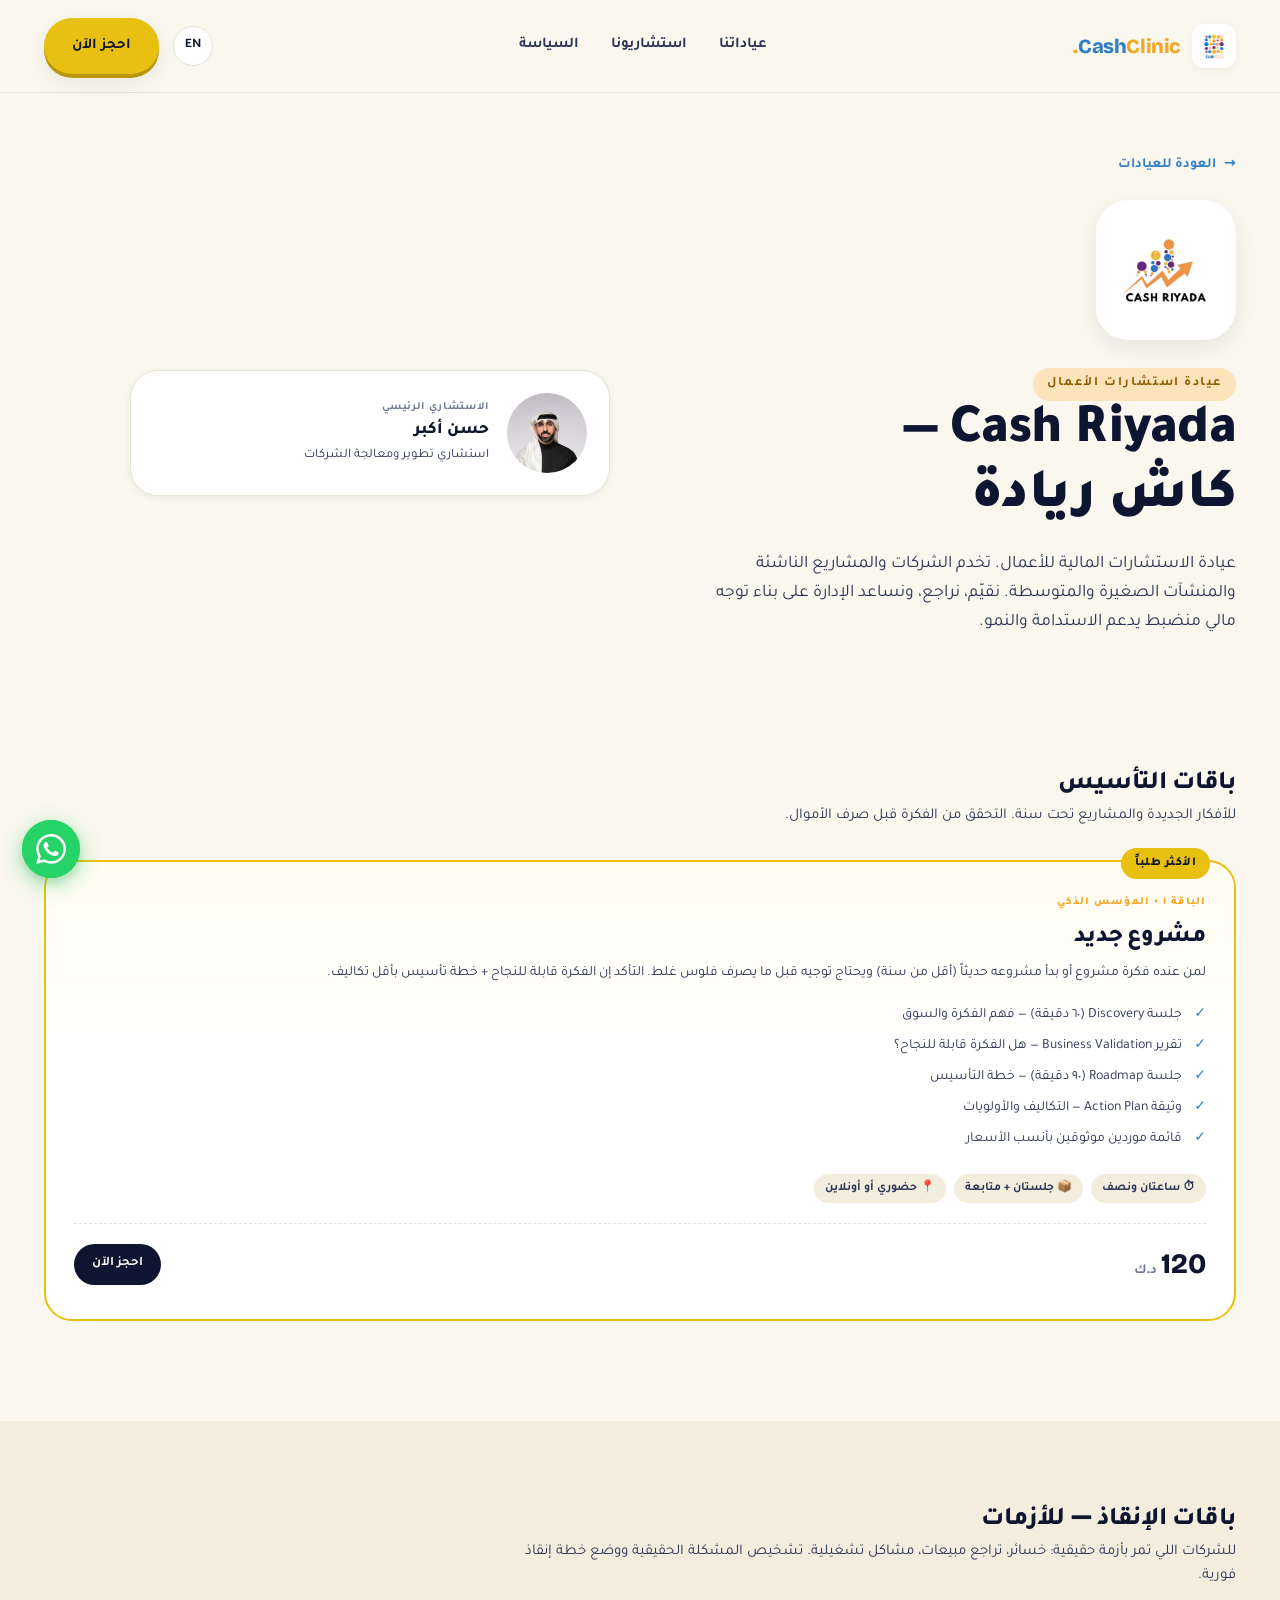
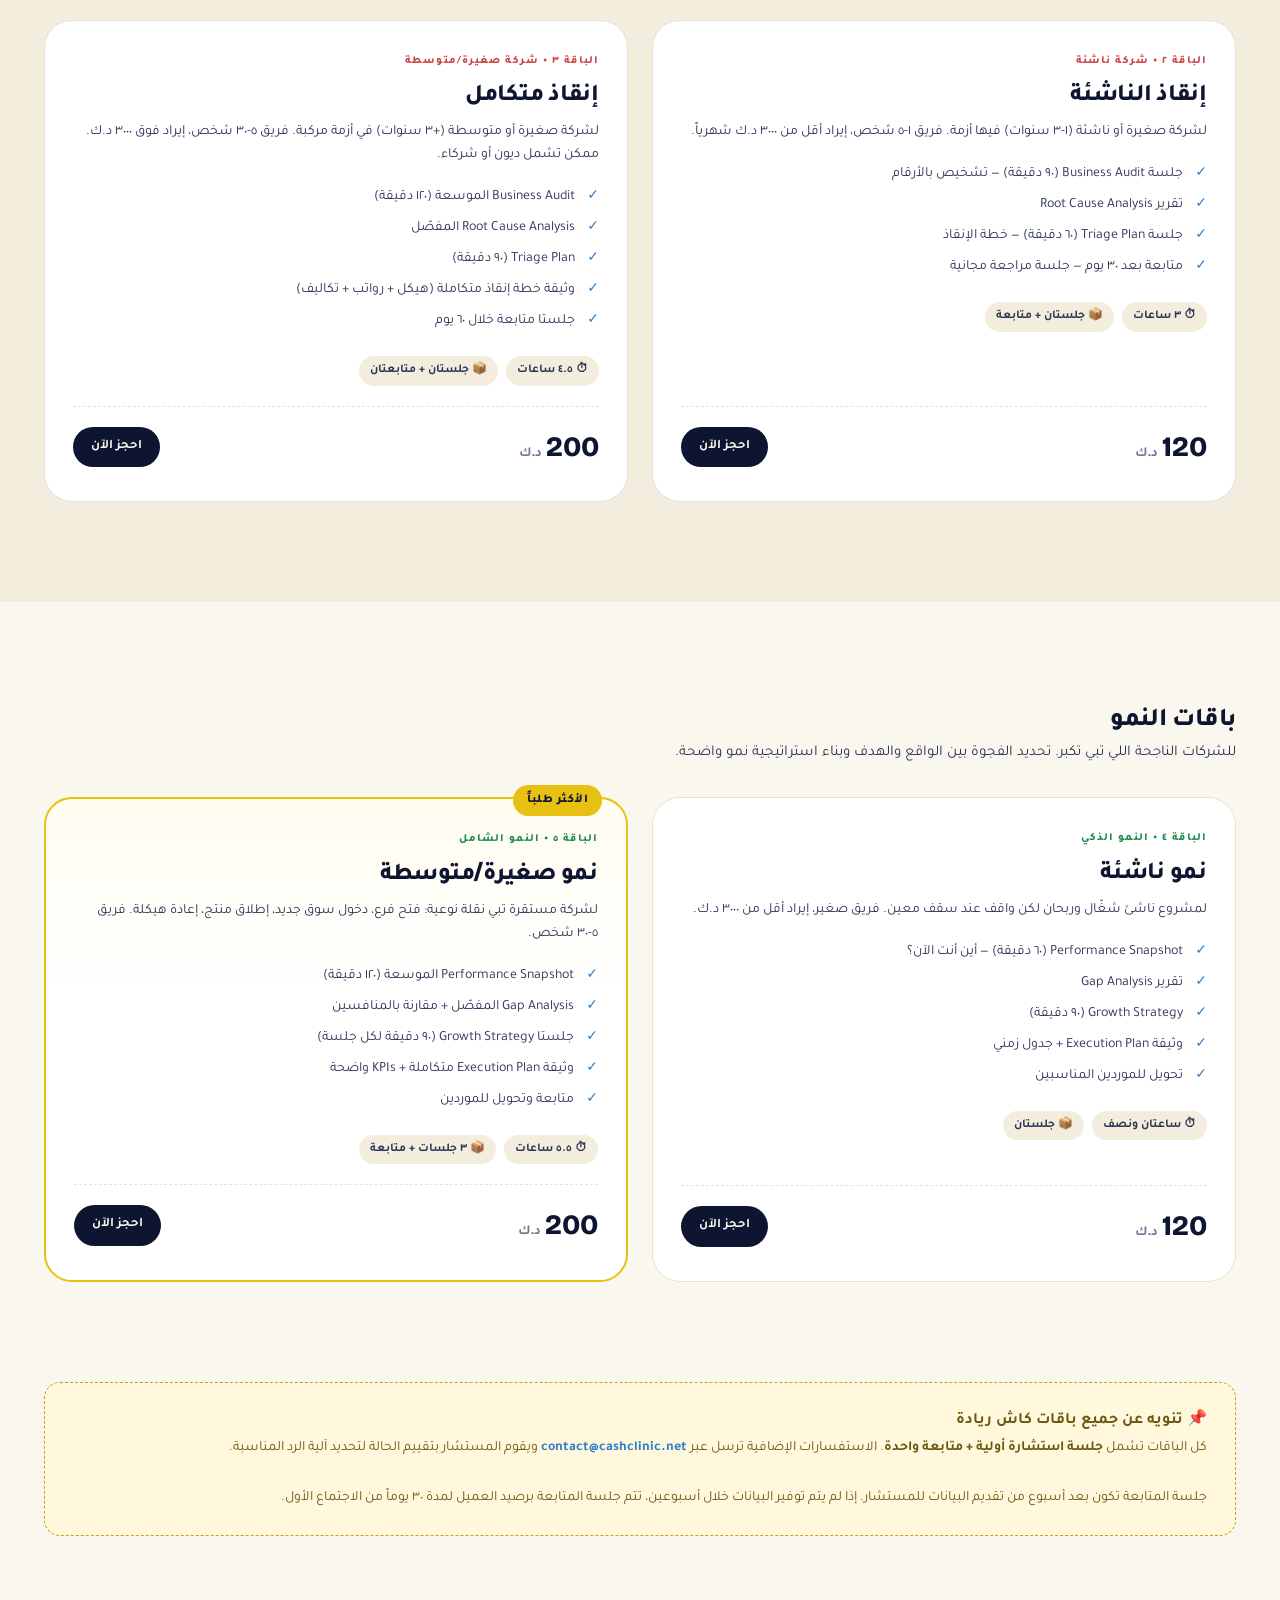
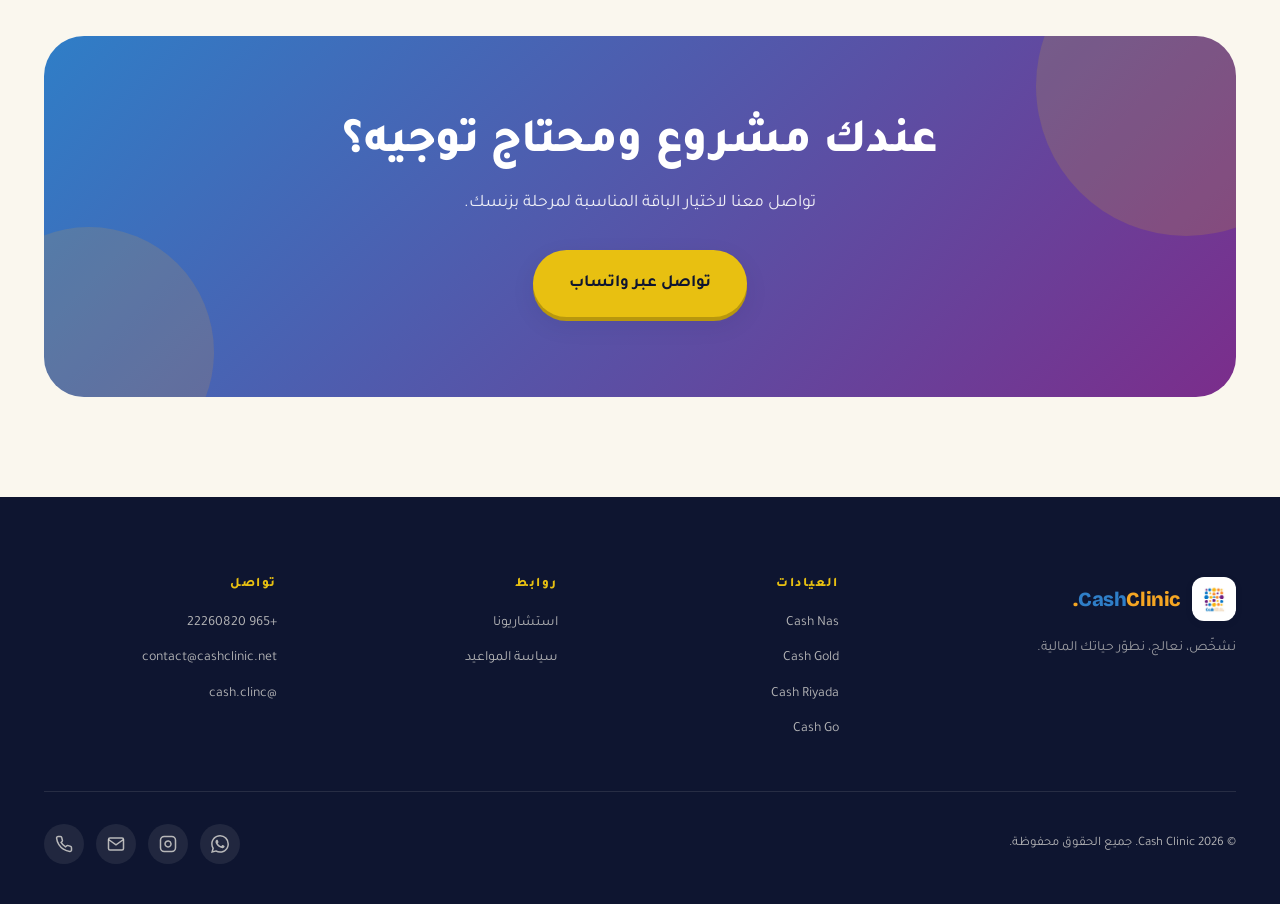
<file: clinics/cash-riyada.html>
<!DOCTYPE html>

<html dir="rtl" lang="ar">
<head>
<meta charset="utf-8"/>
<meta content="width=device-width, initial-scale=1.0" name="viewport"/>
<meta content="عيادة كاش ريادة — استشارات مالية للأعمال مع أ. حسن أكبر. ٥ باقات: تأسيس، إنقاذ، ونمو للشركات الناشئة والصغيرة والمتوسطة." name="description"/>
<title data-en="Cash Riyada | Cash Clinic">Cash Riyada — كاش ريادة | Cash Clinic</title>
<link href="../assets/img/cashclinic-logo.jpg" rel="icon" type="image/jpeg"/>
<link href="https://fonts.googleapis.com" rel="preconnect"/>
<link crossorigin="" href="https://fonts.gstatic.com" rel="preconnect"/>
<link href="https://fonts.googleapis.com/css2?family=Tajawal:wght@300;400;500;700;800;900&amp;family=Bricolage+Grotesque:opsz,wght@12..96,400;12..96,600;12..96,700;12..96,800&amp;family=Manrope:wght@400;500;600;700;800&amp;display=swap" rel="stylesheet"/>
<link href="../assets/css/style.css?v=12" rel="stylesheet"/>
</head>
<body>
<header class="site-header">
<div class="container">
<nav class="nav">
<a class="brand" href="../index.html">
<div class="brand-mark"><img alt="Cash Clinic" src="../assets/img/cashclinic-logo.jpg"/></div>
<div class="brand-name"><span class="blue">Cash</span><span class="orange">Clinic.</span></div>
</a>
<ul class="nav-links" id="navLinks">
<li data-en="Clinics"><a data-en="Clinics" href="../index.html#clinics">عياداتنا</a></li>
<li data-en="Consultants"><a data-en="Consultants" href="../index.html#consultants">استشاريونا</a></li>
<li data-en="Policy"><a data-en="Policy" href="../policy.html">السياسة</a></li>
</ul>
<div class="nav-actions">
<button class="lang-toggle" id="langToggle">EN</button>
<a class="btn btn-gold" data-en="Book Now" href="#packages">احجز الآن</a>
<button class="menu-toggle" id="menuToggle">
<svg fill="none" stroke="currentColor" stroke-width="2" viewbox="0 0 24 24"><path d="M3 6h18M3 12h18M3 18h18"></path></svg>
</button>
</div>
</nav>
</div>
</header>
<section class="clinic-hero">
<div class="container">
<a class="back-link" data-en='&lt;span class="arrow"&gt;←&lt;/span&gt; Back to Clinics' href="../index.html"><span class="arrow">←</span> العودة للعيادات</a>
<div class="clinic-hero-inner">
<div>
<div class="clinic-hero-logo"><img alt="Cash Riyada" src="../assets/img/cashriyada-logo.jpg"/></div>
<span class="eyebrow orange" data-en="Business Consulting Clinic">عيادة استشارات الأعمال</span>
<h1 data-en="Cash Riyada">Cash Riyada — <br/>كاش ريادة</h1>
<p class="lede" data-en="Financial consulting clinic for businesses. Serves companies, startups, and small/medium enterprises. We assess, review, and help management build disciplined financial direction supporting sustainability and growth.">
          عيادة الاستشارات المالية للأعمال. تخدم الشركات والمشاريع الناشئة والمنشآت الصغيرة والمتوسطة. نقيّم، نراجع، ونساعد الإدارة على بناء توجه مالي منضبط يدعم الاستدامة والنمو.
        </p>
</div>
<div class="consultant-intro">
<img alt="حسن أكبر" src="../assets/img/hasan.jpg"/>
<div>
<div class="label" data-en="Lead Consultant">الاستشاري الرئيسي</div>
<div class="name" data-en="Hasan Akbar">حسن أكبر</div>
<div class="title" data-en="Business Development &amp; Recovery Consultant">استشاري تطوير ومعالجة الشركات</div>
</div>
</div>
</div>
</div>
</section>
<!-- TASEES (FOUNDING) -->
<section class="section" id="packages" style="padding-top:60px;">
<div class="container">
<h2 class="sub-section-title" data-en="Founding Packages">باقات التأسيس</h2>
<p class="sub-section-desc" data-en="For new ideas and projects under a year old. Validate the idea before spending money.">للأفكار الجديدة والمشاريع تحت سنة. التحقق من الفكرة قبل صرف الأموال.</p>
<div class="packages-grid">
<article class="package-card featured" data-pkg-id="riyada-smart-founder">
<div class="pkg-tag" data-en="Package 1 • Smart Founder" style="color:var(--orange);">الباقة ١ • المؤسس الذكي</div>
<h3 class="pkg-name" data-en="New Project">مشروع جديد</h3>
<p class="pkg-desc" data-en="For someone with a project idea or recently started (under one year) who needs guidance before spending money wrongly. Validate that the idea is viable + founding plan at minimum cost.">
          لمن عنده فكرة مشروع أو بدأ مشروعه حديثاً (أقل من سنة) ويحتاج توجيه قبل ما يصرف فلوس غلط. التأكد إن الفكرة قابلة للنجاح + خطة تأسيس بأقل تكاليف.
        </p>
<ul class="pkg-list">
<li data-en="Discovery session (60 min) — understand the idea and market">جلسة Discovery (٦٠ دقيقة) — فهم الفكرة والسوق</li>
<li data-en="Business Validation report — is the idea viable?">تقرير Business Validation — هل الفكرة قابلة للنجاح؟</li>
<li data-en="Roadmap session (90 min) — founding plan">جلسة Roadmap (٩٠ دقيقة) — خطة التأسيس</li>
<li data-en="Action Plan document — costs and priorities">وثيقة Action Plan — التكاليف والأولويات</li>
<li data-en="List of trusted suppliers at best prices">قائمة موردين موثوقين بأنسب الأسعار</li>
</ul>
<div class="pkg-meta">
<span data-en="⏱ 2.5 hours">⏱ ساعتان ونصف</span>
<span data-en="📦 2 sessions + follow-up">📦 جلستان + متابعة</span>
<span data-en="📍 In-person or online">📍 حضوري أو أونلاين</span>
</div>
<div class="pkg-foot">
<div class="pkg-price"><span class="num">120</span><span class="unit" data-en="KWD">د.ك</span></div>
<a class="pkg-book" data-en="Book Now" href="../book.html?p=riyada-smart-founder">احجز الآن</a>
</div>
</article>
</div>
</div>
</section>
<!-- INQADH (RESCUE) -->
<section class="section" style="background:var(--cream-deep); padding-top:80px;">
<div class="container">
<h2 class="sub-section-title" data-en="Rescue Packages — For Crises">باقات الإنقاذ — للأزمات</h2>
<p class="sub-section-desc" data-en="For companies going through a real crisis: losses, declining sales, operational issues. Diagnose the real problem and develop an immediate rescue plan.">للشركات اللي تمر بأزمة حقيقية: خسائر، تراجع مبيعات، مشاكل تشغيلية. تشخيص المشكلة الحقيقية ووضع خطة إنقاذ فورية.</p>
<div class="packages-grid">
<article class="package-card" data-pkg-id="riyada-startup-rescue">
<div class="pkg-tag" data-en="Package 2 • Startup" style="color:#C44;">الباقة ٢ • شركة ناشئة</div>
<h3 class="pkg-name" data-en="Startup Rescue">إنقاذ الناشئة</h3>
<p class="pkg-desc" data-en="For a small or startup company (1-3 years) in crisis. Team of 1-5 people, revenue under 3,000 KWD monthly.">
          لشركة صغيرة أو ناشئة (١-٣ سنوات) فيها أزمة. فريق ١-٥ شخص، إيراد أقل من ٣٠٠٠ د.ك شهرياً.
        </p>
<ul class="pkg-list">
<li data-en="Business Audit session (90 min) — diagnosis with numbers">جلسة Business Audit (٩٠ دقيقة) — تشخيص بالأرقام</li>
<li data-en="Root Cause Analysis report">تقرير Root Cause Analysis</li>
<li data-en="Triage Plan session (60 min) — rescue plan">جلسة Triage Plan (٦٠ دقيقة) — خطة الإنقاذ</li>
<li data-en="Follow-up after 30 days — free review session">متابعة بعد ٣٠ يوم — جلسة مراجعة مجانية</li>
</ul>
<div class="pkg-meta">
<span data-en="⏱ 3 hours">⏱ ٣ ساعات</span>
<span data-en="📦 2 sessions + follow-up">📦 جلستان + متابعة</span>
</div>
<div class="pkg-foot">
<div class="pkg-price"><span class="num">120</span><span class="unit" data-en="KWD">د.ك</span></div>
<a class="pkg-book" data-en="Book Now" href="../book.html?p=riyada-startup-rescue">احجز الآن</a>
</div>
</article>
<article class="package-card" data-pkg-id="riyada-complete-rescue">
<div class="pkg-tag" data-en="Package 3 • Small/Medium Company" style="color:#C44;">الباقة ٣ • شركة صغيرة/متوسطة</div>
<h3 class="pkg-name" data-en="Complete Rescue">إنقاذ متكامل</h3>
<p class="pkg-desc" data-en="For a small or medium company (3+ years) in a complex crisis. Team of 5-30 people, revenue over 3,000 KWD. May include debt or partners.">
          لشركة صغيرة أو متوسطة (+٣ سنوات) في أزمة مركبة. فريق ٥-٣٠ شخص، إيراد فوق ٣٠٠٠ د.ك. ممكن تشمل ديون أو شركاء.
        </p>
<ul class="pkg-list">
<li data-en="Extended Business Audit (120 min)">Business Audit الموسعة (١٢٠ دقيقة)</li>
<li data-en="Detailed Root Cause Analysis">Root Cause Analysis المفصّل</li>
<li data-en="Triage Plan (90 min)">Triage Plan (٩٠ دقيقة)</li>
<li data-en="Complete rescue plan document (structure + salaries + costs)">وثيقة خطة إنقاذ متكاملة (هيكل + رواتب + تكاليف)</li>
<li data-en="Two follow-up sessions within 60 days">جلستا متابعة خلال ٦٠ يوم</li>
</ul>
<div class="pkg-meta">
<span data-en="⏱ 4.5 hours">⏱ ٤.٥ ساعات</span>
<span data-en="📦 2 sessions + 2 follow-ups">📦 جلستان + متابعتان</span>
</div>
<div class="pkg-foot">
<div class="pkg-price"><span class="num">200</span><span class="unit" data-en="KWD">د.ك</span></div>
<a class="pkg-book" data-en="Book Now" href="../book.html?p=riyada-complete-rescue">احجز الآن</a>
</div>
</article>
</div>
</div>
</section>
<!-- NUMUW (GROWTH) -->
<section class="section">
<div class="container">
<h2 class="sub-section-title" data-en="Growth Packages">باقات النمو</h2>
<p class="sub-section-desc" data-en="For successful companies wanting to scale. Identify the gap between reality and goal, build a clear growth strategy.">للشركات الناجحة اللي تبي تكبر. تحديد الفجوة بين الواقع والهدف وبناء استراتيجية نمو واضحة.</p>
<div class="packages-grid">
<article class="package-card" data-pkg-id="riyada-smart-growth">
<div class="pkg-tag" data-en="Package 4 • Smart Growth" style="color:#1F8B4E;">الباقة ٤ • النمو الذكي</div>
<h3 class="pkg-name" data-en="Startup Growth">نمو ناشئة</h3>
<p class="pkg-desc" data-en="For an active and profitable startup stuck at a ceiling. Small team, revenue under 3,000 KWD.">
          لمشروع ناشئ شغّال وربحان لكن واقف عند سقف معين. فريق صغير، إيراد أقل من ٣٠٠٠ د.ك.
        </p>
<ul class="pkg-list">
<li data-en="Performance Snapshot (60 min) — where are you now?">Performance Snapshot (٦٠ دقيقة) — أين أنت الآن؟</li>
<li data-en="Gap Analysis report">تقرير Gap Analysis</li>
<li data-en="Growth Strategy (90 min)">Growth Strategy (٩٠ دقيقة)</li>
<li data-en="Execution Plan document + timeline">وثيقة Execution Plan + جدول زمني</li>
<li data-en="Referrals to suitable suppliers">تحويل للموردين المناسبين</li>
</ul>
<div class="pkg-meta">
<span data-en="⏱ 2.5 hours">⏱ ساعتان ونصف</span>
<span data-en="📦 2 sessions">📦 جلستان</span>
</div>
<div class="pkg-foot">
<div class="pkg-price"><span class="num">120</span><span class="unit" data-en="KWD">د.ك</span></div>
<a class="pkg-book" data-en="Book Now" href="../book.html?p=riyada-smart-growth">احجز الآن</a>
</div>
</article>
<article class="package-card featured" data-pkg-id="riyada-comprehensive-growth">
<div class="pkg-tag" data-en="Package 5 • Comprehensive Growth" style="color:#1F8B4E;">الباقة ٥ • النمو الشامل</div>
<h3 class="pkg-name" data-en="Small/Medium Growth">نمو صغيرة/متوسطة</h3>
<p class="pkg-desc" data-en="For a stable company wanting a quantum leap: open a branch, enter a new market, launch a product, restructure. Team of 5-30 people.">
          لشركة مستقرة تبي نقلة نوعية: فتح فرع، دخول سوق جديد، إطلاق منتج، إعادة هيكلة. فريق ٥-٣٠ شخص.
        </p>
<ul class="pkg-list">
<li data-en="Extended Performance Snapshot (120 min)">Performance Snapshot الموسعة (١٢٠ دقيقة)</li>
<li data-en="Detailed Gap Analysis + competitor comparison">Gap Analysis المفصّل + مقارنة بالمنافسين</li>
<li data-en="Two Growth Strategy sessions (90 min each)">جلستا Growth Strategy (٩٠ دقيقة لكل جلسة)</li>
<li data-en="Complete Execution Plan document + clear KPIs">وثيقة Execution Plan متكاملة + KPIs واضحة</li>
<li data-en="Follow-up and supplier referrals">متابعة وتحويل للموردين</li>
</ul>
<div class="pkg-meta">
<span data-en="⏱ 5.5 hours">⏱ ٥.٥ ساعات</span>
<span data-en="📦 3 sessions + follow-up">📦 ٣ جلسات + متابعة</span>
</div>
<div class="pkg-foot">
<div class="pkg-price"><span class="num">200</span><span class="unit" data-en="KWD">د.ك</span></div>
<a class="pkg-book" data-en="Book Now" href="../book.html?p=riyada-comprehensive-growth">احجز الآن</a>
</div>
</article>
</div>
</div>
</section>
<!-- IMPORTANT NOTICE -->
<section class="section" style="padding-top:0;">
<div class="container" data-en="&lt;strong style=&quot;font-size:16px;color:#6B5810;&quot;&gt;📌 Notice about all Cash Riyada packages&lt;/strong&gt;&lt;br&gt;
      All packages include &lt;strong&gt;an initial consultation session + one follow-up&lt;/strong&gt;. Additional inquiries are sent via &lt;a href=&quot;mailto:contact@cashclinic.net&quot; style=&quot;color:var(--blue);font-weight:700;&quot;&gt;contact@cashclinic.net&lt;/a&gt; and the consultant assesses the case to determine the appropriate response method.&lt;br&gt;&lt;br&gt;
      The follow-up session is scheduled one week after the client provides the data to the consultant. If the data is not provided within two weeks, the follow-up session is consumed from the client's credit valid for 30 days from the first meeting.">
<div data-en="&lt;strong style=&quot;font-size:16px;color:#6B5810;&quot;&gt;📌 Notice about all Cash Riyada packages&lt;/strong&gt;&lt;br&gt;
      All packages include &lt;strong&gt;an initial consultation session + one follow-up&lt;/strong&gt;. Additional inquiries are sent via &lt;a href=&quot;mailto:contact@cashclinic.net&quot; style=&quot;color:var(--blue);font-weight:700;&quot;&gt;contact@cashclinic.net&lt;/a&gt; and the consultant assesses the case to determine the appropriate response method.&lt;br&gt;&lt;br&gt;
      The follow-up session is scheduled one week after the client provides the data to the consultant. If the data is not provided within two weeks, the follow-up session is consumed from the client's credit valid for 30 days from the first meeting." style="background:#FFF8DD;border:1px dashed #C9A30A;color:#6B5810;padding:24px 28px;border-radius:16px;font-size:14px;line-height:1.8;">
<strong data-en="📌 Notice about all Cash Riyada packages" style="font-size:16px;color:#6B5810;">📌 تنويه عن جميع باقات كاش ريادة</strong><br/>
      كل الباقات تشمل <strong data-en="initial consultation session + one follow-up">جلسة استشارة أولية + متابعة واحدة</strong>. الاستفسارات الإضافية ترسل عبر <a href="mailto:contact@cashclinic.net" style="color:var(--blue);font-weight:700;">contact@cashclinic.net</a> ويقوم المستشار بتقييم الحالة لتحديد آلية الرد المناسبة.<br/><br/>
      جلسة المتابعة تكون بعد أسبوع من تقديم البيانات للمستشار. إذا لم يتم توفير البيانات خلال أسبوعين، تتم جلسة المتابعة برصيد العميل لمدة ٣٠ يوماً من الاجتماع الأول.
    </div>
</div>
</section>
<!-- CTA -->
<section class="section" style="padding-top:0;">
<div class="container">
<div class="cta-banner">
<h2 data-en="Have a project and need guidance?">عندك مشروع ومحتاج توجيه؟</h2>
<p data-en="Get in touch to find the right package for your business stage.">تواصل معنا لاختيار الباقة المناسبة لمرحلة بزنسك.</p>
<a class="btn btn-gold btn-large" data-en="Contact via WhatsApp" href="https://wa.me/96522260820">تواصل عبر واتساب</a>
</div>
</div>
</section>
<footer class="site-footer">
<div class="container">
<div class="footer-grid">
<div class="footer-brand">
<a class="brand" href="../index.html">
<div class="brand-mark"><img alt="Cash Clinic" src="../assets/img/cashclinic-logo.jpg"/></div>
<div class="brand-name"><span class="blue">Cash</span><span class="orange">Clinic.</span></div>
</a>
<p data-en="We diagnose, treat, and develop your financial life.">نشخّص، نعالج، نطوّر حياتك المالية.</p>
</div>
<div class="footer-col">
<h4 data-en="Clinics">العيادات</h4>
<ul>
<li><a href="cash-nas.html">Cash Nas</a></li>
<li><a href="cash-gold.html">Cash Gold</a></li>
<li><a href="cash-riyada.html">Cash Riyada</a></li>
<li><a href="cash-go.html">Cash Go</a></li>
</ul>
</div>
<div class="footer-col">
<h4 data-en="Links">روابط</h4>
<ul>
<li data-en="Consultants"><a data-en="Consultants" href="../index.html#consultants">استشاريونا</a></li>
<li data-en="Appointment Policy"><a data-en="Appointment Policy" href="../policy.html">سياسة المواعيد</a></li>
</ul>
</div>
<div class="footer-col">
<h4 data-en="Contact">تواصل</h4>
<ul>
<li><a href="tel:+96522260820">+965 22260820</a></li>
<li><a href="mailto:contact@cashclinic.net">contact@cashclinic.net</a></li>
<li><a href="https://instagram.com/cash.clinc">@cash.clinc</a></li>
</ul>
</div>
</div>
<div class="footer-bottom" data-en="© 2026 Cash Clinic. All rights reserved.">
<div data-en="© 2026 Cash Clinic. All rights reserved.">© 2026 Cash Clinic. جميع الحقوق محفوظة.</div>
<div class="social-links">
<a aria-label="Instagram" href="https://instagram.com/cash.clinc">
<svg fill="none" stroke="currentColor" stroke-width="2" viewbox="0 0 24 24"><rect height="20" rx="5" width="20" x="2" y="2"></rect><path d="M16 11.37A4 4 0 1 1 12.63 8 4 4 0 0 1 16 11.37z"></path><line x1="17.5" x2="17.51" y1="6.5" y2="6.5"></line></svg>
</a>
<a aria-label="Email" href="mailto:contact@cashclinic.net">
<svg fill="none" stroke="currentColor" stroke-width="2" viewbox="0 0 24 24"><path d="M4 4h16c1.1 0 2 .9 2 2v12c0 1.1-.9 2-2 2H4c-1.1 0-2-.9-2-2V6c0-1.1.9-2 2-2z"></path><polyline points="22,6 12,13 2,6"></polyline></svg>
</a>
<a aria-label="Phone" href="tel:+96522260820">
<svg fill="none" stroke="currentColor" stroke-width="2" viewbox="0 0 24 24"><path d="M22 16.92v3a2 2 0 0 1-2.18 2 19.79 19.79 0 0 1-8.63-3.07 19.5 19.5 0 0 1-6-6 19.79 19.79 0 0 1-3.07-8.67A2 2 0 0 1 4.11 2h3a2 2 0 0 1 2 1.72 12.84 12.84 0 0 0 .7 2.81 2 2 0 0 1-.45 2.11L8.09 9.91a16 16 0 0 0 6 6l1.27-1.27a2 2 0 0 1 2.11-.45 12.84 12.84 0 0 0 2.81.7A2 2 0 0 1 22 16.92z"></path></svg>
</a>
</div>
</div>
</div>
</footer>
<script src="../assets/js/main.js?v=12"></script>
</body>
</html>
</file>
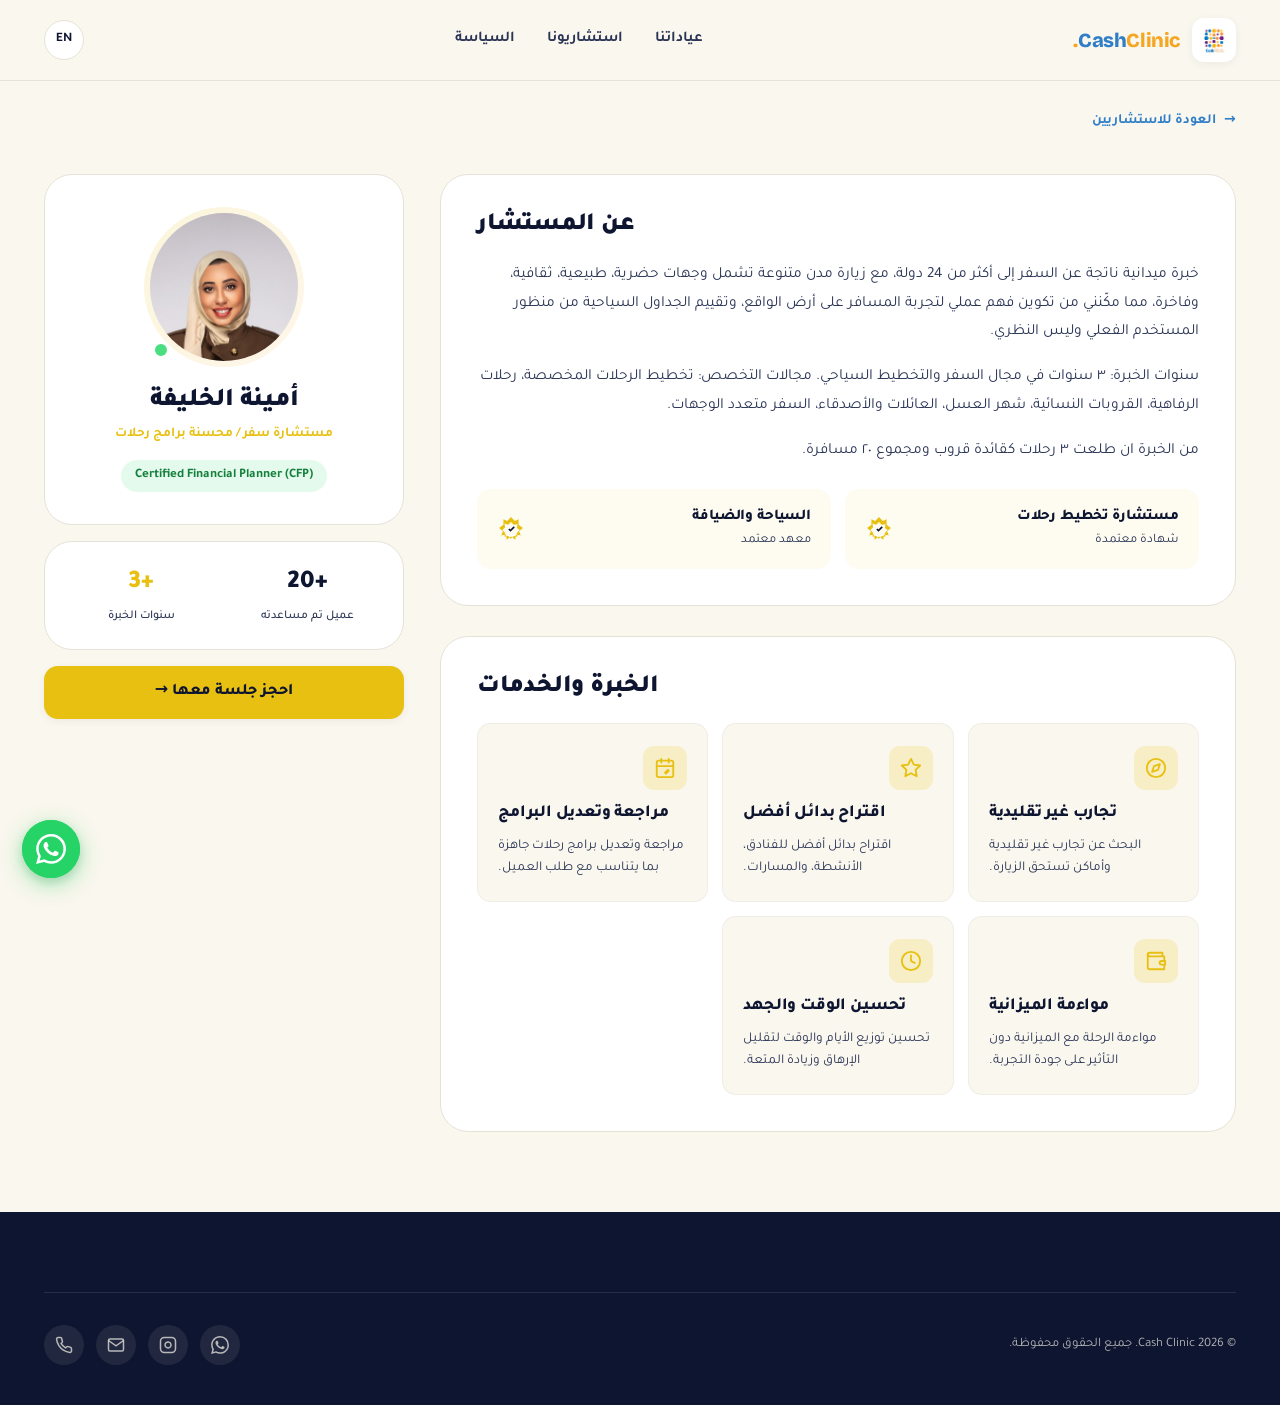
<file: consultants/amina.html>
<!DOCTYPE html>
<html dir="rtl" lang="ar">
<head>
<meta charset="utf-8"/>
<meta content="width=device-width, initial-scale=1.0" name="viewport"/>
<meta content="أمينة الخليفة — مستشارة سفر / محسنة برامج رحلات" name="description"/>
<meta content="#0E1530" name="theme-color"/>
<title>أمينة الخليفة — Cash Clinic</title>
<link href="../assets/img/cashclinic-logo.jpg" rel="icon" type="image/jpeg"/>
<link href="https://fonts.googleapis.com" rel="preconnect"/>
<link crossorigin="" href="https://fonts.gstatic.com" rel="preconnect"/>
<link href="https://fonts.googleapis.com/css2?family=Tajawal:wght@300;400;500;700;800;900&amp;family=Bricolage+Grotesque:opsz,wght@12..96,400;12..96,600;12..96,700;12..96,800&amp;family=Manrope:wght@400;500;600;700;800&amp;display=swap" rel="stylesheet"/>
<link href="../assets/css/style.css?v=12" rel="stylesheet"/>
<link href="../assets/css/consultant.css?v=12" rel="stylesheet"/>
</head>
<body>

<header class="site-header">
  <div class="container">
    <nav class="nav">
      <a class="brand" href="../index.html">
        <div class="brand-mark"><img alt="Cash Clinic" src="../assets/img/cashclinic-logo.jpg"/></div>
        <div class="brand-name"><span class="blue">Cash</span><span class="orange">Clinic.</span></div>
      </a>
      <ul class="nav-links" id="navLinks">
        <li><a href="../index.html#clinics" data-en="Clinics">عياداتنا</a></li>
        <li><a href="../index.html#consultants" data-en="Consultants">استشاريونا</a></li>
        <li><a href="../policy.html" data-en="Policy">السياسة</a></li>
      </ul>
      <div class="nav-actions">
        <button aria-label="Switch language" class="lang-toggle" id="langToggle">EN</button>
        <button aria-label="Menu" class="menu-toggle" id="menuToggle">
          <span></span><span></span><span></span>
        </button>
      </div>
    </nav>
  </div>
</header>

<main class="consultant-profile">
  <div class="container">
    <a class="back-link" href="../index.html#consultants" data-en='<span class="arrow">←</span> Back to Consultants'>
      <span class="arrow">←</span> العودة للاستشاريين
    </a>

    <div class="profile-grid">
      <div class="profile-content">

        <section class="profile-section">
          <h2 data-en="About the consultant">عن المستشار</h2>
          <div class="bio-text">
            <p data-en="Field experience from traveling to more than 24 countries, visiting diverse cities including urban, natural, cultural, and luxury destinations — giving me practical understanding of the traveler experience on the ground, and the ability to evaluate tourism itineraries from an actual user's perspective, not theoretical.">
              خبرة ميدانية ناتجة عن السفر إلى أكثر من 24 دولة، مع زيارة مدن متنوعة تشمل وجهات حضرية، طبيعية، ثقافية، وفاخرة، مما مكّنني من تكوين فهم عملي لتجربة المسافر على أرض الواقع، وتقييم الجداول السياحية من منظور المستخدم الفعلي وليس النظري.
            </p>
            <p data-en="Years of experience: 3 years in travel and tourism planning. Areas of specialization: custom trip planning, luxury travel, women's groups, honeymoons, families and friends, multi-destination travel.">
              سنوات الخبرة: ٣ سنوات في مجال السفر والتخطيط السياحي. مجالات التخصص: تخطيط الرحلات المخصصة، رحلات الرفاهية، القروبات النسائية، شهر العسل، العائلات والأصدقاء، السفر متعدد الوجهات.
            </p>
            <p data-en="I've led 3 trips as a group leader for a total of 20 travelers.">
              من الخبرة ان طلعت ٣ رحلات كقائدة قروب ومجموع ٢٠ مسافرة.
            </p>
          </div>

          <div class="credentials-grid">
            <div class="credential-card">
              <div>
                <h3 data-en="Travel Planning Specialist">مستشارة تخطيط رحلات</h3>
                <p data-en="Certified">شهادة معتمدة</p>
              </div>
              <div class="credential-icon">
                <svg viewBox="0 0 24 24"><path d="M12 1L8.5 4.5 5 3 5 8 1 11l3.5 3L3 18l4.5-1L8 22l4-3 4 3 .5-5 4.5 1L19.5 14 23 11l-4-3V3l-3.5 1.5L12 1zm0 4.5l2.5 2.5 3.5-.5-.5 3.5L20 13l-2.5 2.5.5 3.5-3.5-.5L12 21l-2.5-2.5-3.5.5.5-3.5L4 13l2.5-2.5-.5-3.5L9.5 8 12 5.5z"/><path d="M10 12l1.5 1.5L15 10" fill="none" stroke="#0E1530" stroke-width="1.5"/></svg>
              </div>
            </div>
            <div class="credential-card">
              <div>
                <h3 data-en="Tourism &amp; Hospitality">السياحة والضيافة</h3>
                <p data-en="Certified Institute">معهد معتمد</p>
              </div>
              <div class="credential-icon">
                <svg viewBox="0 0 24 24"><path d="M12 1L8.5 4.5 5 3 5 8 1 11l3.5 3L3 18l4.5-1L8 22l4-3 4 3 .5-5 4.5 1L19.5 14 23 11l-4-3V3l-3.5 1.5L12 1zm0 4.5l2.5 2.5 3.5-.5-.5 3.5L20 13l-2.5 2.5.5 3.5-3.5-.5L12 21l-2.5-2.5-3.5.5.5-3.5L4 13l2.5-2.5-.5-3.5L9.5 8 12 5.5z"/><path d="M10 12l1.5 1.5L15 10" fill="none" stroke="#0E1530" stroke-width="1.5"/></svg>
              </div>
            </div>
          </div>
        </section>

        <section class="profile-section">
          <h2 data-en="Expertise &amp; Services">الخبرة والخدمات</h2>
          <div class="services-grid">
            <div class="service-card">
              <div class="service-icon">
                <svg viewBox="0 0 24 24"><circle cx="12" cy="12" r="10"/><polygon points="16.24 7.76 14.12 14.12 7.76 16.24 9.88 9.88 16.24 7.76"/></svg>
              </div>
              <h3 data-en="Non-traditional Experiences">تجارب غير تقليدية</h3>
              <p data-en="Discover non-traditional experiences and places worth visiting.">البحث عن تجارب غير تقليدية وأماكن تستحق الزيارة.</p>
            </div>
            <div class="service-card">
              <div class="service-icon">
                <svg viewBox="0 0 24 24"><polygon points="12 2 15.09 8.26 22 9.27 17 14.14 18.18 21.02 12 17.77 5.82 21.02 7 14.14 2 9.27 8.91 8.26 12 2"/></svg>
              </div>
              <h3 data-en="Better Alternatives">اقتراح بدائل أفضل</h3>
              <p data-en="Suggest better alternatives for hotels, activities, and routes.">اقتراح بدائل أفضل للفنادق، الأنشطة، والمسارات.</p>
            </div>
            <div class="service-card">
              <div class="service-icon">
                <svg viewBox="0 0 24 24"><rect x="3" y="4" width="18" height="18" rx="2"/><line x1="16" y1="2" x2="16" y2="6"/><line x1="8" y1="2" x2="8" y2="6"/><line x1="3" y1="10" x2="21" y2="10"/><path d="M15 14l-3 3 1 1 3-3-1-1z"/></svg>
              </div>
              <h3 data-en="Itinerary Review">مراجعة وتعديل البرامج</h3>
              <p data-en="Review and adjust ready-made trip programs to match the client's needs.">مراجعة وتعديل برامج رحلات جاهزة بما يتناسب مع طلب العميل.</p>
            </div>
            <div class="service-card">
              <div class="service-icon">
                <svg viewBox="0 0 24 24"><path d="M21 12V7H5a2 2 0 0 1 0-4h14v4"/><path d="M3 5v14a2 2 0 0 0 2 2h16v-5"/><path d="M18 12a2 2 0 0 0 0 4h4v-4z"/></svg>
              </div>
              <h3 data-en="Budget Alignment">مواءمة الميزانية</h3>
              <p data-en="Align the trip with the budget without compromising experience quality.">مواءمة الرحلة مع الميزانية دون التأثير على جودة التجربة.</p>
            </div>
            <div class="service-card">
              <div class="service-icon">
                <svg viewBox="0 0 24 24"><circle cx="12" cy="12" r="10"/><polyline points="12 6 12 12 16 14"/></svg>
              </div>
              <h3 data-en="Time &amp; Effort Optimization">تحسين الوقت والجهد</h3>
              <p data-en="Optimize day and time allocation to reduce fatigue and maximize enjoyment.">تحسين توزيع الأيام والوقت لتقليل الإرهاق وزيادة المتعة.</p>
            </div>
          </div>
        </section>

      </div>

      <aside class="profile-sidebar">
        <div class="profile-card">
          <div class="profile-photo">
            <img src="../assets/img/amina.jpg" alt="أمينة الخليفة"/>
            <span class="online-dot"></span>
          </div>
          <h1 class="profile-name" data-en="Amina Al-Khalifa">أمينة الخليفة</h1>
          <p class="profile-title" data-en="Travel Consultant / Trip Program Optimizer">مستشارة سفر / محسنة برامج رحلات</p>
          <span class="profile-badge">Certified Financial Planner (CFP)</span>
        </div>

        <div class="profile-stats">
          <div class="profile-stat">
            <strong>+20</strong>
            <span data-en="clients helped">عميل تم مساعدته</span>
          </div>
          <div class="profile-stat">
            <strong>+3</strong>
            <span data-en="years of experience">سنوات الخبرة</span>
          </div>
        </div>

        <a href="../clinics/cash-go.html" class="profile-book-btn" data-en="Book a Session →">احجز جلسة معها →</a>
      </aside>
    </div>
  </div>
</main>

<footer class="site-footer">
  <div class="container">
    <div class="footer-bottom">
      <div data-en="© 2026 Cash Clinic. All rights reserved.">© 2026 Cash Clinic. جميع الحقوق محفوظة.</div>
      <div class="social-links">
        <a href="https://instagram.com/cash.clinc" aria-label="Instagram">
          <svg viewBox="0 0 24 24" fill="none" stroke="currentColor" stroke-width="2"><rect x="2" y="2" width="20" height="20" rx="5"/><path d="M16 11.37A4 4 0 1 1 12.63 8 4 4 0 0 1 16 11.37z"/><line x1="17.5" y1="6.5" x2="17.51" y2="6.5"/></svg>
        </a>
        <a href="mailto:contact@cashclinic.net" aria-label="Email">
          <svg viewBox="0 0 24 24" fill="none" stroke="currentColor" stroke-width="2"><path d="M4 4h16c1.1 0 2 .9 2 2v12c0 1.1-.9 2-2 2H4c-1.1 0-2-.9-2-2V6c0-1.1.9-2 2-2z"/><polyline points="22,6 12,13 2,6"/></svg>
        </a>
        <a href="tel:+96522260820" aria-label="Phone">
          <svg viewBox="0 0 24 24" fill="none" stroke="currentColor" stroke-width="2"><path d="M22 16.92v3a2 2 0 0 1-2.18 2 19.79 19.79 0 0 1-8.63-3.07 19.5 19.5 0 0 1-6-6 19.79 19.79 0 0 1-3.07-8.67A2 2 0 0 1 4.11 2h3a2 2 0 0 1 2 1.72 12.84 12.84 0 0 0 .7 2.81 2 2 0 0 1-.45 2.11L8.09 9.91a16 16 0 0 0 6 6l1.27-1.27a2 2 0 0 1 2.11-.45 12.84 12.84 0 0 0 2.81.7A2 2 0 0 1 22 16.92z"/></svg>
        </a>
      </div>
    </div>
  </div>
</footer>

<script src="../assets/js/main.js?v=12"></script>
</body>
</html>
</file>
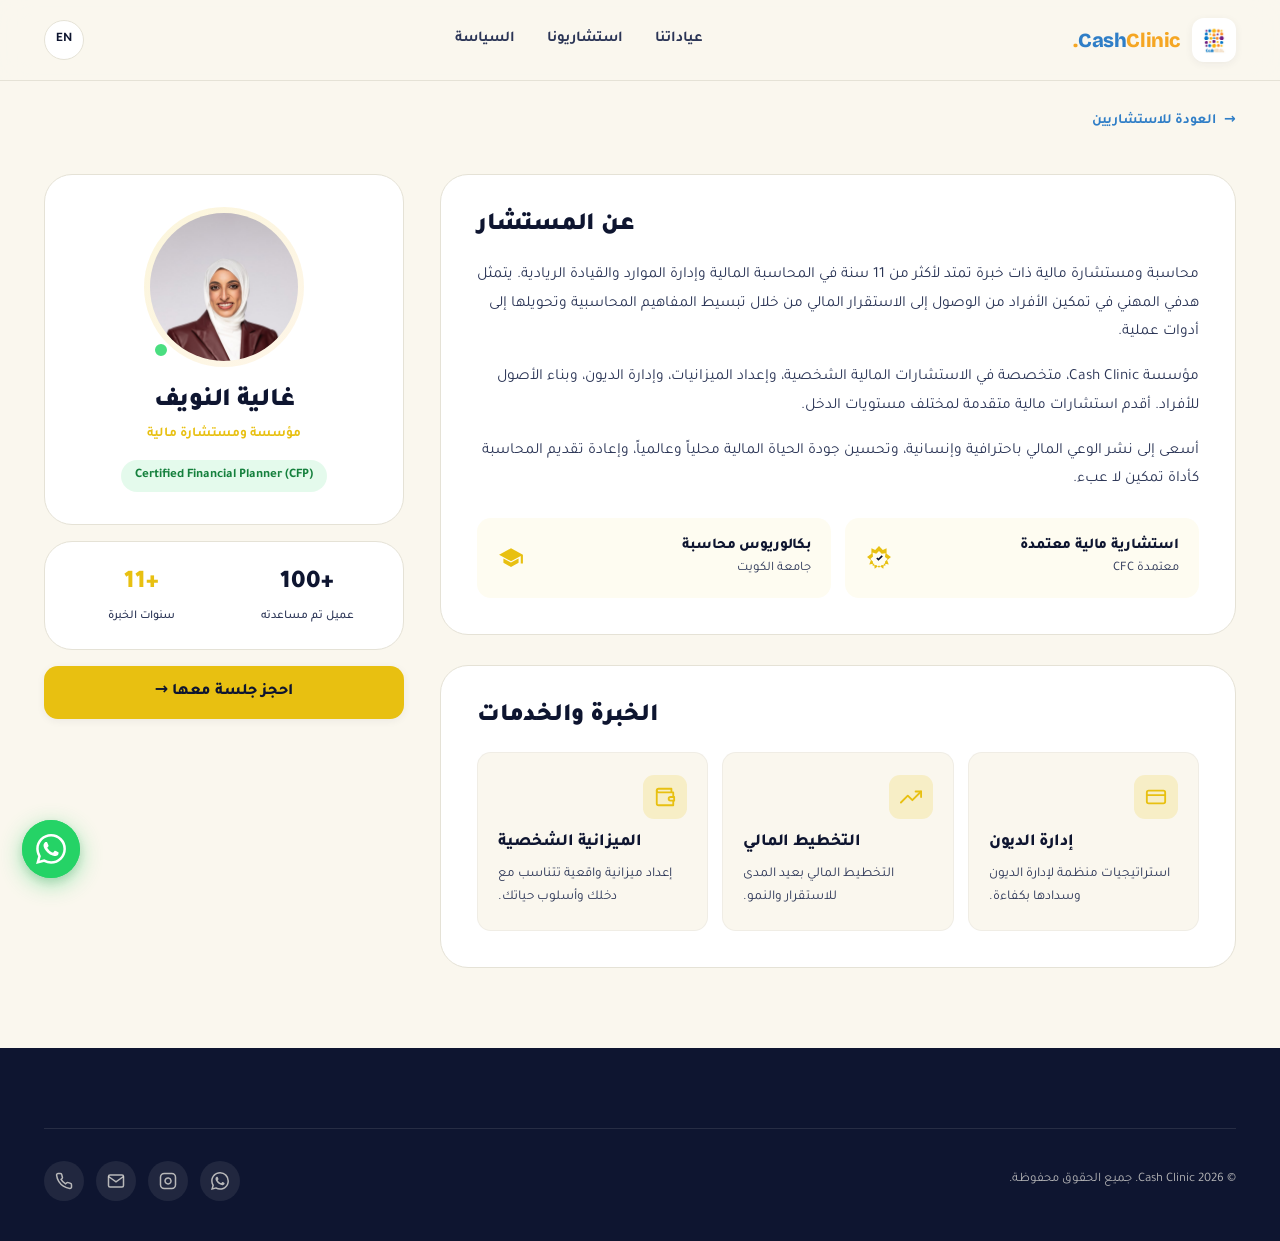
<file: consultants/ghaliya.html>
<!DOCTYPE html>
<html dir="rtl" lang="ar">
<head>
<meta charset="utf-8"/>
<meta content="width=device-width, initial-scale=1.0" name="viewport"/>
<meta content="غالية النويف — مؤسسة ومستشارة مالية" name="description"/>
<meta content="#0E1530" name="theme-color"/>
<title>غالية النويف — Cash Clinic</title>
<link href="../assets/img/cashclinic-logo.jpg" rel="icon" type="image/jpeg"/>
<link href="https://fonts.googleapis.com" rel="preconnect"/>
<link crossorigin="" href="https://fonts.gstatic.com" rel="preconnect"/>
<link href="https://fonts.googleapis.com/css2?family=Tajawal:wght@300;400;500;700;800;900&amp;family=Bricolage+Grotesque:opsz,wght@12..96,400;12..96,600;12..96,700;12..96,800&amp;family=Manrope:wght@400;500;600;700;800&amp;display=swap" rel="stylesheet"/>
<link href="../assets/css/style.css?v=12" rel="stylesheet"/>
<link href="../assets/css/consultant.css?v=12" rel="stylesheet"/>
</head>
<body>

<header class="site-header">
  <div class="container">
    <nav class="nav">
      <a class="brand" href="../index.html">
        <div class="brand-mark"><img alt="Cash Clinic" src="../assets/img/cashclinic-logo.jpg"/></div>
        <div class="brand-name"><span class="blue">Cash</span><span class="orange">Clinic.</span></div>
      </a>
      <ul class="nav-links" id="navLinks">
        <li><a href="../index.html#clinics" data-en="Clinics">عياداتنا</a></li>
        <li><a href="../index.html#consultants" data-en="Consultants">استشاريونا</a></li>
        <li><a href="../policy.html" data-en="Policy">السياسة</a></li>
      </ul>
      <div class="nav-actions">
        <button aria-label="Switch language" class="lang-toggle" id="langToggle">EN</button>
        <button aria-label="Menu" class="menu-toggle" id="menuToggle">
          <span></span><span></span><span></span>
        </button>
      </div>
    </nav>
  </div>
</header>

<main class="consultant-profile">
  <div class="container">

    <a class="back-link" href="../index.html#consultants" data-en='<span class="arrow">←</span> Back to Consultants'>
      <span class="arrow">←</span> العودة للاستشاريين
    </a>

    <div class="profile-grid">

      <!-- LEFT: main content -->
      <div class="profile-content">

        <!-- About section -->
        <section class="profile-section">
          <h2 data-en="About the consultant">عن المستشار</h2>
          <div class="bio-text">
            <p data-en="Accountant and financial consultant with over 11 years of experience in financial accounting, resource management, and entrepreneurial leadership. My professional goal is to empower individuals to reach financial stability by simplifying accounting concepts and turning them into practical tools.">
              محاسبة ومستشارة مالية ذات خبرة تمتد لأكثر من 11 سنة في المحاسبة المالية وإدارة الموارد والقيادة الريادية. يتمثل هدفي المهني في تمكين الأفراد من الوصول إلى الاستقرار المالي من خلال تبسيط المفاهيم المحاسبية وتحويلها إلى أدوات عملية.
            </p>
            <p data-en="Founder of Cash Clinic, specialized in personal financial consulting, budget preparation, debt management, and asset building for individuals. I offer advanced financial consultations for different income levels.">
              مؤسسة Cash Clinic، متخصصة في الاستشارات المالية الشخصية، وإعداد الميزانيات، وإدارة الديون، وبناء الأصول للأفراد. أقدم استشارات مالية متقدمة لمختلف مستويات الدخل.
            </p>
            <p data-en="I aim to spread financial awareness professionally and humanely, improve the quality of financial life locally and globally, and reframe accounting as a tool of empowerment rather than a burden.">
              أسعى إلى نشر الوعي المالي باحترافية وإنسانية، وتحسين جودة الحياة المالية محلياً وعالمياً، وإعادة تقديم المحاسبة كأداة تمكين لا عبء.
            </p>
          </div>

          <div class="credentials-grid">
            <div class="credential-card">
              <div>
                <h3 data-en="Certified Financial Consultant">استشارية مالية معتمدة</h3>
                <p data-en="CFC Certified">معتمدة CFC</p>
              </div>
              <div class="credential-icon">
                <svg viewBox="0 0 24 24"><path d="M12 1L8.5 4.5 5 3 5 8 1 11l3.5 3L3 18l4.5-1L8 22l4-3 4 3 .5-5 4.5 1L19.5 14 23 11l-4-3V3l-3.5 1.5L12 1zm0 4.5l2.5 2.5 3.5-.5-.5 3.5L20 13l-2.5 2.5.5 3.5-3.5-.5L12 21l-2.5-2.5-3.5.5.5-3.5L4 13l2.5-2.5-.5-3.5L9.5 8 12 5.5z"/><path d="M10 12l1.5 1.5L15 10" fill="none" stroke="#0E1530" stroke-width="1.5"/></svg>
              </div>
            </div>
            <div class="credential-card">
              <div>
                <h3 data-en="B.Sc. Accounting">بكالوريوس محاسبة</h3>
                <p data-en="Kuwait University">جامعة الكويت</p>
              </div>
              <div class="credential-icon">
                <svg viewBox="0 0 24 24"><path d="M12 3L1 9l11 6 9-4.91V17h2V9L12 3zm-7 9.42v4l7 3.82 7-3.82v-4l-7 3.82-7-3.82z"/></svg>
              </div>
            </div>
          </div>
        </section>

        <!-- Services section -->
        <section class="profile-section">
          <h2 data-en="Expertise &amp; Services">الخبرة والخدمات</h2>
          <div class="services-grid">

            <div class="service-card">
              <div class="service-icon">
                <svg viewBox="0 0 24 24"><rect x="2" y="5" width="20" height="14" rx="2"/><line x1="2" y1="10" x2="22" y2="10"/></svg>
              </div>
              <h3 data-en="Debt Management">إدارة الديون</h3>
              <p data-en="Organized strategies to manage and pay off debts efficiently.">استراتيجيات منظمة لإدارة الديون وسدادها بكفاءة.</p>
            </div>

            <div class="service-card">
              <div class="service-icon">
                <svg viewBox="0 0 24 24"><polyline points="23 6 13.5 15.5 8.5 10.5 1 18"/><polyline points="17 6 23 6 23 12"/></svg>
              </div>
              <h3 data-en="Financial Planning">التخطيط المالي</h3>
              <p data-en="Long-term financial planning for stability and growth.">التخطيط المالي بعيد المدى للاستقرار والنمو.</p>
            </div>

            <div class="service-card">
              <div class="service-icon">
                <svg viewBox="0 0 24 24"><path d="M21 12V7H5a2 2 0 0 1 0-4h14v4"/><path d="M3 5v14a2 2 0 0 0 2 2h16v-5"/><path d="M18 12a2 2 0 0 0 0 4h4v-4Z"/></svg>
              </div>
              <h3 data-en="Personal Budgeting">الميزانية الشخصية</h3>
              <p data-en="Build a realistic budget that fits your income and lifestyle.">إعداد ميزانية واقعية تتناسب مع دخلك وأسلوب حياتك.</p>
            </div>

          </div>
        </section>

      </div>

      <!-- RIGHT: sticky sidebar -->
      <aside class="profile-sidebar">
        <div class="profile-card">
          <div class="profile-photo">
            <img src="../assets/img/ghaliya.jpg" alt="غالية النويف"/>
            <span class="online-dot"></span>
          </div>
          <h1 class="profile-name" data-en="Ghaliya Al-Nuwaif">غالية النويف</h1>
          <p class="profile-title" data-en="Founder &amp; Financial Consultant">مؤسسة ومستشارة مالية</p>
          <span class="profile-badge">Certified Financial Planner (CFP)</span>
        </div>

        <div class="profile-stats">
          <div class="profile-stat">
            <strong>+100</strong>
            <span data-en="clients helped">عميل تم مساعدته</span>
          </div>
          <div class="profile-stat">
            <strong>+11</strong>
            <span data-en="years of experience">سنوات الخبرة</span>
          </div>
        </div>

        <a href="../clinics/cash-nas.html" class="profile-book-btn" data-en="Book a Session →">احجز جلسة معها →</a>
      </aside>

    </div>
  </div>
</main>

<footer class="site-footer">
  <div class="container">
    <div class="footer-bottom">
      <div data-en="© 2026 Cash Clinic. All rights reserved.">© 2026 Cash Clinic. جميع الحقوق محفوظة.</div>
      <div class="social-links">
        <a href="https://instagram.com/cash.clinc" aria-label="Instagram">
          <svg viewBox="0 0 24 24" fill="none" stroke="currentColor" stroke-width="2"><rect x="2" y="2" width="20" height="20" rx="5"/><path d="M16 11.37A4 4 0 1 1 12.63 8 4 4 0 0 1 16 11.37z"/><line x1="17.5" y1="6.5" x2="17.51" y2="6.5"/></svg>
        </a>
        <a href="mailto:contact@cashclinic.net" aria-label="Email">
          <svg viewBox="0 0 24 24" fill="none" stroke="currentColor" stroke-width="2"><path d="M4 4h16c1.1 0 2 .9 2 2v12c0 1.1-.9 2-2 2H4c-1.1 0-2-.9-2-2V6c0-1.1.9-2 2-2z"/><polyline points="22,6 12,13 2,6"/></svg>
        </a>
        <a href="tel:+96522260820" aria-label="Phone">
          <svg viewBox="0 0 24 24" fill="none" stroke="currentColor" stroke-width="2"><path d="M22 16.92v3a2 2 0 0 1-2.18 2 19.79 19.79 0 0 1-8.63-3.07 19.5 19.5 0 0 1-6-6 19.79 19.79 0 0 1-3.07-8.67A2 2 0 0 1 4.11 2h3a2 2 0 0 1 2 1.72 12.84 12.84 0 0 0 .7 2.81 2 2 0 0 1-.45 2.11L8.09 9.91a16 16 0 0 0 6 6l1.27-1.27a2 2 0 0 1 2.11-.45 12.84 12.84 0 0 0 2.81.7A2 2 0 0 1 22 16.92z"/></svg>
        </a>
      </div>
    </div>
  </div>
</footer>

<script src="../assets/js/main.js?v=12"></script>
</body>
</html>
</file>
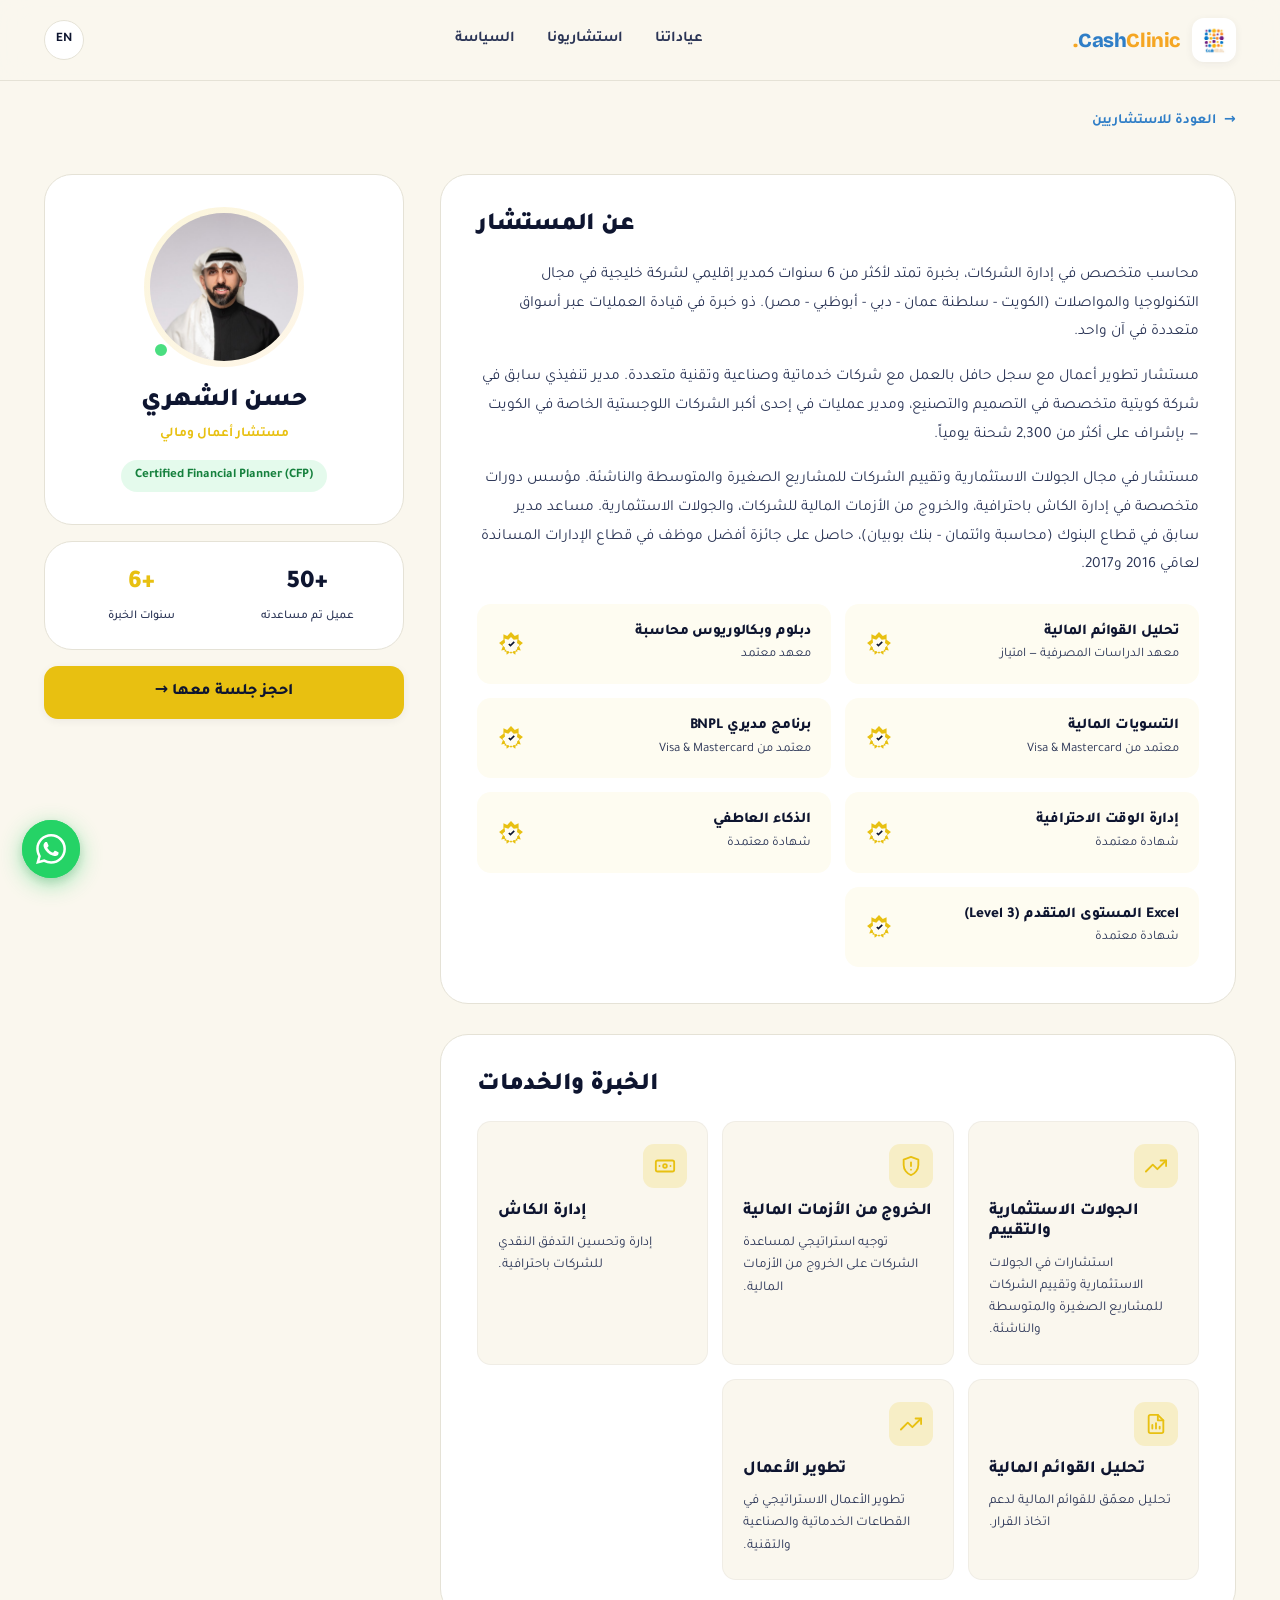
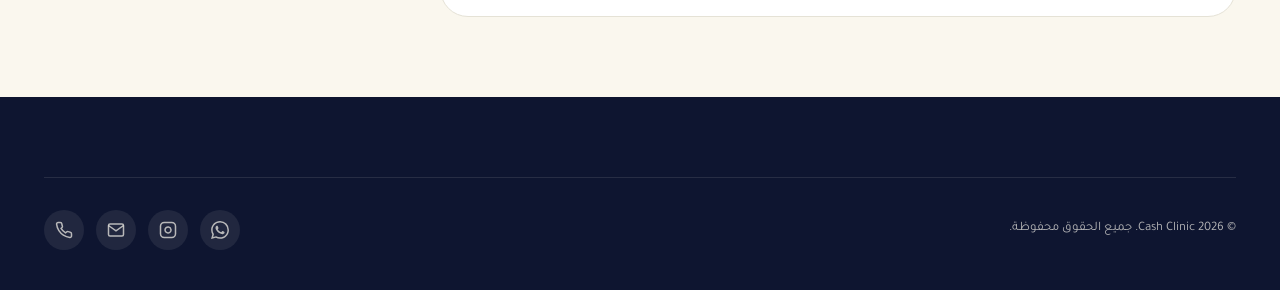
<file: consultants/hasan.html>
<!DOCTYPE html>
<html dir="rtl" lang="ar">
<head>
<meta charset="utf-8"/>
<meta content="width=device-width, initial-scale=1.0" name="viewport"/>
<meta content="حسن الشهري — مستشار أعمال ومالي" name="description"/>
<meta content="#0E1530" name="theme-color"/>
<title>حسن الشهري — Cash Clinic</title>
<link href="../assets/img/cashclinic-logo.jpg" rel="icon" type="image/jpeg"/>
<link href="https://fonts.googleapis.com" rel="preconnect"/>
<link crossorigin="" href="https://fonts.gstatic.com" rel="preconnect"/>
<link href="https://fonts.googleapis.com/css2?family=Tajawal:wght@300;400;500;700;800;900&amp;family=Bricolage+Grotesque:opsz,wght@12..96,400;12..96,600;12..96,700;12..96,800&amp;family=Manrope:wght@400;500;600;700;800&amp;display=swap" rel="stylesheet"/>
<link href="../assets/css/style.css?v=12" rel="stylesheet"/>
<link href="../assets/css/consultant.css?v=12" rel="stylesheet"/>
</head>
<body>

<header class="site-header">
  <div class="container">
    <nav class="nav">
      <a class="brand" href="../index.html">
        <div class="brand-mark"><img alt="Cash Clinic" src="../assets/img/cashclinic-logo.jpg"/></div>
        <div class="brand-name"><span class="blue">Cash</span><span class="orange">Clinic.</span></div>
      </a>
      <ul class="nav-links" id="navLinks">
        <li><a href="../index.html#clinics" data-en="Clinics">عياداتنا</a></li>
        <li><a href="../index.html#consultants" data-en="Consultants">استشاريونا</a></li>
        <li><a href="../policy.html" data-en="Policy">السياسة</a></li>
      </ul>
      <div class="nav-actions">
        <button aria-label="Switch language" class="lang-toggle" id="langToggle">EN</button>
        <button aria-label="Menu" class="menu-toggle" id="menuToggle">
          <span></span><span></span><span></span>
        </button>
      </div>
    </nav>
  </div>
</header>

<main class="consultant-profile">
  <div class="container">
    <a class="back-link" href="../index.html#consultants" data-en='<span class="arrow">←</span> Back to Consultants'>
      <span class="arrow">←</span> العودة للاستشاريين
    </a>

    <div class="profile-grid">
      <div class="profile-content">

        <section class="profile-section">
          <h2 data-en="About the consultant">عن المستشار</h2>
          <div class="bio-text">
            <p data-en="Accountant specialized in business management, with over 6 years of experience as regional manager for a Gulf company in technology and transportation (Kuwait - Oman - Dubai - Abu Dhabi - Egypt). Experienced in leading operations across multiple markets simultaneously.">
              محاسب متخصص في إدارة الشركات، بخبرة تمتد لأكثر من 6 سنوات كمدير إقليمي لشركة خليجية في مجال التكنولوجيا والمواصلات (الكويت - سلطنة عمان - دبي - أبوظبي - مصر). ذو خبرة في قيادة العمليات عبر أسواق متعددة في آن واحد.
            </p>
            <p data-en="Business development consultant with a strong record working with service, industrial, and tech companies. Former executive director at a Kuwaiti design and manufacturing company, and operations manager at one of Kuwait's largest private logistics firms — overseeing more than 2,300 shipments daily.">
              مستشار تطوير أعمال مع سجل حافل بالعمل مع شركات خدماتية وصناعية وتقنية متعددة. مدير تنفيذي سابق في شركة كويتية متخصصة في التصميم والتصنيع، ومدير عمليات في إحدى أكبر الشركات اللوجستية الخاصة في الكويت — بإشراف على أكثر من 2,300 شحنة يومياً.
            </p>
            <p data-en="Consultant in investment rounds and company valuation for small, medium, and startup projects. Founder of specialized courses in professional cash management, financial crisis recovery, and investment rounds. Former assistant manager in banking (accounting and credit - Boubyan Bank), winner of the Best Employee award in support administrations for 2016 and 2017.">
              مستشار في مجال الجولات الاستثمارية وتقييم الشركات للمشاريع الصغيرة والمتوسطة والناشئة. مؤسس دورات متخصصة في إدارة الكاش باحترافية، والخروج من الأزمات المالية للشركات، والجولات الاستثمارية. مساعد مدير سابق في قطاع البنوك (محاسبة وائتمان - بنك بوبيان)، حاصل على جائزة أفضل موظف في قطاع الإدارات المساندة لعامَي 2016 و2017.
            </p>
          </div>

          <div class="credentials-grid">
            <div class="credential-card">
              <div>
                <h3 data-en="Financial Statement Analysis">تحليل القوائم المالية</h3>
                <p data-en="Banking Studies Institute — Distinction">معهد الدراسات المصرفية — امتياز</p>
              </div>
              <div class="credential-icon">
                <svg viewBox="0 0 24 24"><path d="M12 1L8.5 4.5 5 3 5 8 1 11l3.5 3L3 18l4.5-1L8 22l4-3 4 3 .5-5 4.5 1L19.5 14 23 11l-4-3V3l-3.5 1.5L12 1zm0 4.5l2.5 2.5 3.5-.5-.5 3.5L20 13l-2.5 2.5.5 3.5-3.5-.5L12 21l-2.5-2.5-3.5.5.5-3.5L4 13l2.5-2.5-.5-3.5L9.5 8 12 5.5z"/><path d="M10 12l1.5 1.5L15 10" fill="none" stroke="#0E1530" stroke-width="1.5"/></svg>
              </div>
            </div>
            <div class="credential-card">
              <div>
                <h3 data-en="Diploma &amp; B.Sc. Accounting">دبلوم وبكالوريوس محاسبة</h3>
                <p data-en="Certified Institute">معهد معتمد</p>
              </div>
              <div class="credential-icon">
                <svg viewBox="0 0 24 24"><path d="M12 1L8.5 4.5 5 3 5 8 1 11l3.5 3L3 18l4.5-1L8 22l4-3 4 3 .5-5 4.5 1L19.5 14 23 11l-4-3V3l-3.5 1.5L12 1zm0 4.5l2.5 2.5 3.5-.5-.5 3.5L20 13l-2.5 2.5.5 3.5-3.5-.5L12 21l-2.5-2.5-3.5.5.5-3.5L4 13l2.5-2.5-.5-3.5L9.5 8 12 5.5z"/><path d="M10 12l1.5 1.5L15 10" fill="none" stroke="#0E1530" stroke-width="1.5"/></svg>
              </div>
            </div>
            <div class="credential-card">
              <div>
                <h3 data-en="Financial Settlements">التسويات المالية</h3>
                <p data-en="Visa &amp; Mastercard Certified">معتمد من Visa &amp; Mastercard</p>
              </div>
              <div class="credential-icon">
                <svg viewBox="0 0 24 24"><path d="M12 1L8.5 4.5 5 3 5 8 1 11l3.5 3L3 18l4.5-1L8 22l4-3 4 3 .5-5 4.5 1L19.5 14 23 11l-4-3V3l-3.5 1.5L12 1zm0 4.5l2.5 2.5 3.5-.5-.5 3.5L20 13l-2.5 2.5.5 3.5-3.5-.5L12 21l-2.5-2.5-3.5.5.5-3.5L4 13l2.5-2.5-.5-3.5L9.5 8 12 5.5z"/><path d="M10 12l1.5 1.5L15 10" fill="none" stroke="#0E1530" stroke-width="1.5"/></svg>
              </div>
            </div>
            <div class="credential-card">
              <div>
                <h3 data-en="BNPL Managers Program">برنامج مديري BNPL</h3>
                <p data-en="Visa &amp; Mastercard Certified">معتمد من Visa &amp; Mastercard</p>
              </div>
              <div class="credential-icon">
                <svg viewBox="0 0 24 24"><path d="M12 1L8.5 4.5 5 3 5 8 1 11l3.5 3L3 18l4.5-1L8 22l4-3 4 3 .5-5 4.5 1L19.5 14 23 11l-4-3V3l-3.5 1.5L12 1zm0 4.5l2.5 2.5 3.5-.5-.5 3.5L20 13l-2.5 2.5.5 3.5-3.5-.5L12 21l-2.5-2.5-3.5.5.5-3.5L4 13l2.5-2.5-.5-3.5L9.5 8 12 5.5z"/><path d="M10 12l1.5 1.5L15 10" fill="none" stroke="#0E1530" stroke-width="1.5"/></svg>
              </div>
            </div>
            <div class="credential-card">
              <div>
                <h3 data-en="Professional Time Management">إدارة الوقت الاحترافية</h3>
                <p data-en="Certified">شهادة معتمدة</p>
              </div>
              <div class="credential-icon">
                <svg viewBox="0 0 24 24"><path d="M12 1L8.5 4.5 5 3 5 8 1 11l3.5 3L3 18l4.5-1L8 22l4-3 4 3 .5-5 4.5 1L19.5 14 23 11l-4-3V3l-3.5 1.5L12 1zm0 4.5l2.5 2.5 3.5-.5-.5 3.5L20 13l-2.5 2.5.5 3.5-3.5-.5L12 21l-2.5-2.5-3.5.5.5-3.5L4 13l2.5-2.5-.5-3.5L9.5 8 12 5.5z"/><path d="M10 12l1.5 1.5L15 10" fill="none" stroke="#0E1530" stroke-width="1.5"/></svg>
              </div>
            </div>
            <div class="credential-card">
              <div>
                <h3 data-en="Emotional Intelligence">الذكاء العاطفي</h3>
                <p data-en="Certified">شهادة معتمدة</p>
              </div>
              <div class="credential-icon">
                <svg viewBox="0 0 24 24"><path d="M12 1L8.5 4.5 5 3 5 8 1 11l3.5 3L3 18l4.5-1L8 22l4-3 4 3 .5-5 4.5 1L19.5 14 23 11l-4-3V3l-3.5 1.5L12 1zm0 4.5l2.5 2.5 3.5-.5-.5 3.5L20 13l-2.5 2.5.5 3.5-3.5-.5L12 21l-2.5-2.5-3.5.5.5-3.5L4 13l2.5-2.5-.5-3.5L9.5 8 12 5.5z"/><path d="M10 12l1.5 1.5L15 10" fill="none" stroke="#0E1530" stroke-width="1.5"/></svg>
              </div>
            </div>
            <div class="credential-card">
              <div>
                <h3 data-en="Excel — Advanced Level (Level 3)">Excel المستوى المتقدم (Level 3)</h3>
                <p data-en="Certified">شهادة معتمدة</p>
              </div>
              <div class="credential-icon">
                <svg viewBox="0 0 24 24"><path d="M12 1L8.5 4.5 5 3 5 8 1 11l3.5 3L3 18l4.5-1L8 22l4-3 4 3 .5-5 4.5 1L19.5 14 23 11l-4-3V3l-3.5 1.5L12 1zm0 4.5l2.5 2.5 3.5-.5-.5 3.5L20 13l-2.5 2.5.5 3.5-3.5-.5L12 21l-2.5-2.5-3.5.5.5-3.5L4 13l2.5-2.5-.5-3.5L9.5 8 12 5.5z"/><path d="M10 12l1.5 1.5L15 10" fill="none" stroke="#0E1530" stroke-width="1.5"/></svg>
              </div>
            </div>
          </div>
        </section>

        <section class="profile-section">
          <h2 data-en="Expertise &amp; Services">الخبرة والخدمات</h2>
          <div class="services-grid">
            <div class="service-card">
              <div class="service-icon">
                <svg viewBox="0 0 24 24"><polyline points="23 6 13.5 15.5 8.5 10.5 1 18"/><polyline points="17 6 23 6 23 12"/></svg>
              </div>
              <h3 data-en="Investment Rounds &amp; Valuation">الجولات الاستثمارية والتقييم</h3>
              <p data-en="Consulting on investment rounds and company valuation for small, medium, and startup projects.">استشارات في الجولات الاستثمارية وتقييم الشركات للمشاريع الصغيرة والمتوسطة والناشئة.</p>
            </div>
            <div class="service-card">
              <div class="service-icon">
                <svg viewBox="0 0 24 24"><path d="M12 2L4 5v6c0 5 3.5 9.5 8 11 4.5-1.5 8-6 8-11V5l-8-3z"/><line x1="12" y1="8" x2="12" y2="12"/><line x1="12" y1="16" x2="12" y2="16"/></svg>
              </div>
              <h3 data-en="Financial Crisis Recovery">الخروج من الأزمات المالية</h3>
              <p data-en="Strategic guidance to help companies recover from financial crises.">توجيه استراتيجي لمساعدة الشركات على الخروج من الأزمات المالية.</p>
            </div>
            <div class="service-card">
              <div class="service-icon">
                <svg viewBox="0 0 24 24"><rect x="2" y="6" width="20" height="12" rx="2"/><circle cx="12" cy="12" r="2"/><path d="M6 12h.01M18 12h.01"/></svg>
              </div>
              <h3 data-en="Cash Management">إدارة الكاش</h3>
              <p data-en="Professional management and optimization of corporate cash flow.">إدارة وتحسين التدفق النقدي للشركات باحترافية.</p>
            </div>
            <div class="service-card">
              <div class="service-icon">
                <svg viewBox="0 0 24 24"><path d="M14 2H6a2 2 0 0 0-2 2v16a2 2 0 0 0 2 2h12a2 2 0 0 0 2-2V8z"/><polyline points="14 2 14 8 20 8"/><line x1="8" y1="13" x2="8" y2="17"/><line x1="12" y1="11" x2="12" y2="17"/><line x1="16" y1="15" x2="16" y2="17"/></svg>
              </div>
              <h3 data-en="Financial Statement Analysis">تحليل القوائم المالية</h3>
              <p data-en="In-depth analysis of financial statements to support decision-making.">تحليل معمّق للقوائم المالية لدعم اتخاذ القرار.</p>
            </div>
            <div class="service-card">
              <div class="service-icon">
                <svg viewBox="0 0 24 24"><polyline points="23 6 13.5 15.5 8.5 10.5 1 18"/><polyline points="17 6 23 6 23 12"/></svg>
              </div>
              <h3 data-en="Business Development">تطوير الأعمال</h3>
              <p data-en="Strategic business development across services, industry, and tech sectors.">تطوير الأعمال الاستراتيجي في القطاعات الخدماتية والصناعية والتقنية.</p>
            </div>
          </div>
        </section>

      </div>

      <aside class="profile-sidebar">
        <div class="profile-card">
          <div class="profile-photo">
            <img src="../assets/img/hasan.jpg" alt="حسن الشهري"/>
            <span class="online-dot"></span>
          </div>
          <h1 class="profile-name" data-en="Hasan Al-Shihri">حسن الشهري</h1>
          <p class="profile-title" data-en="Business &amp; Financial Consultant">مستشار أعمال ومالي</p>
          <span class="profile-badge">Certified Financial Planner (CFP)</span>
        </div>

        <div class="profile-stats">
          <div class="profile-stat">
            <strong>+50</strong>
            <span data-en="clients helped">عميل تم مساعدته</span>
          </div>
          <div class="profile-stat">
            <strong>+6</strong>
            <span data-en="years of experience">سنوات الخبرة</span>
          </div>
        </div>

        <a href="../clinics/cash-riyada.html" class="profile-book-btn" data-en="Book a Session →">احجز جلسة معها →</a>
      </aside>
    </div>
  </div>
</main>

<footer class="site-footer">
  <div class="container">
    <div class="footer-bottom">
      <div data-en="© 2026 Cash Clinic. All rights reserved.">© 2026 Cash Clinic. جميع الحقوق محفوظة.</div>
      <div class="social-links">
        <a href="https://instagram.com/cash.clinc" aria-label="Instagram">
          <svg viewBox="0 0 24 24" fill="none" stroke="currentColor" stroke-width="2"><rect x="2" y="2" width="20" height="20" rx="5"/><path d="M16 11.37A4 4 0 1 1 12.63 8 4 4 0 0 1 16 11.37z"/><line x1="17.5" y1="6.5" x2="17.51" y2="6.5"/></svg>
        </a>
        <a href="mailto:contact@cashclinic.net" aria-label="Email">
          <svg viewBox="0 0 24 24" fill="none" stroke="currentColor" stroke-width="2"><path d="M4 4h16c1.1 0 2 .9 2 2v12c0 1.1-.9 2-2 2H4c-1.1 0-2-.9-2-2V6c0-1.1.9-2 2-2z"/><polyline points="22,6 12,13 2,6"/></svg>
        </a>
        <a href="tel:+96522260820" aria-label="Phone">
          <svg viewBox="0 0 24 24" fill="none" stroke="currentColor" stroke-width="2"><path d="M22 16.92v3a2 2 0 0 1-2.18 2 19.79 19.79 0 0 1-8.63-3.07 19.5 19.5 0 0 1-6-6 19.79 19.79 0 0 1-3.07-8.67A2 2 0 0 1 4.11 2h3a2 2 0 0 1 2 1.72 12.84 12.84 0 0 0 .7 2.81 2 2 0 0 1-.45 2.11L8.09 9.91a16 16 0 0 0 6 6l1.27-1.27a2 2 0 0 1 2.11-.45 12.84 12.84 0 0 0 2.81.7A2 2 0 0 1 22 16.92z"/></svg>
        </a>
      </div>
    </div>
  </div>
</footer>

<script src="../assets/js/main.js?v=12"></script>
</body>
</html>
</file>
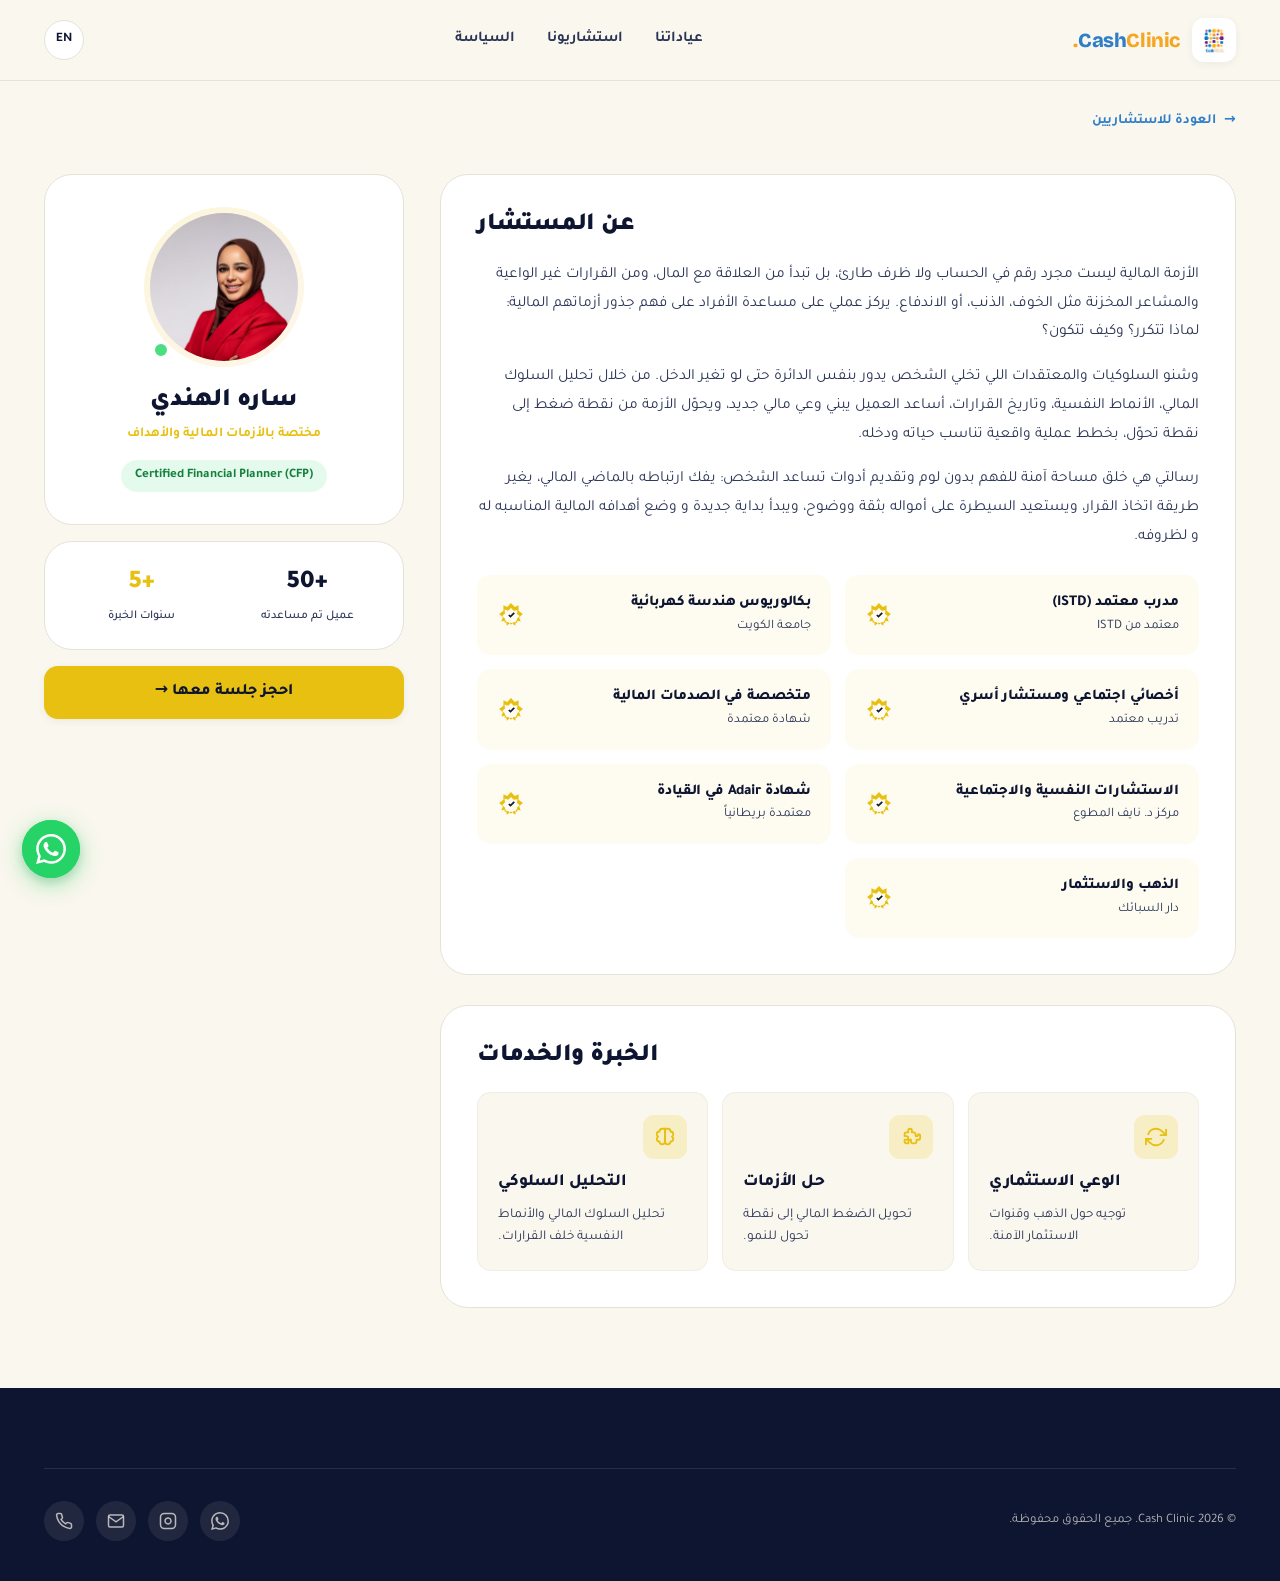
<file: consultants/sara.html>
<!DOCTYPE html>
<html dir="rtl" lang="ar">
<head>
<meta charset="utf-8"/>
<meta content="width=device-width, initial-scale=1.0" name="viewport"/>
<meta content="ساره الهندي — مختصة بالأزمات المالية والأهداف" name="description"/>
<meta content="#0E1530" name="theme-color"/>
<title>ساره الهندي — Cash Clinic</title>
<link href="../assets/img/cashclinic-logo.jpg" rel="icon" type="image/jpeg"/>
<link href="https://fonts.googleapis.com" rel="preconnect"/>
<link crossorigin="" href="https://fonts.gstatic.com" rel="preconnect"/>
<link href="https://fonts.googleapis.com/css2?family=Tajawal:wght@300;400;500;700;800;900&amp;family=Bricolage+Grotesque:opsz,wght@12..96,400;12..96,600;12..96,700;12..96,800&amp;family=Manrope:wght@400;500;600;700;800&amp;display=swap" rel="stylesheet"/>
<link href="../assets/css/style.css?v=12" rel="stylesheet"/>
<link href="../assets/css/consultant.css?v=12" rel="stylesheet"/>
</head>
<body>

<header class="site-header">
  <div class="container">
    <nav class="nav">
      <a class="brand" href="../index.html">
        <div class="brand-mark"><img alt="Cash Clinic" src="../assets/img/cashclinic-logo.jpg"/></div>
        <div class="brand-name"><span class="blue">Cash</span><span class="orange">Clinic.</span></div>
      </a>
      <ul class="nav-links" id="navLinks">
        <li><a href="../index.html#clinics" data-en="Clinics">عياداتنا</a></li>
        <li><a href="../index.html#consultants" data-en="Consultants">استشاريونا</a></li>
        <li><a href="../policy.html" data-en="Policy">السياسة</a></li>
      </ul>
      <div class="nav-actions">
        <button aria-label="Switch language" class="lang-toggle" id="langToggle">EN</button>
        <button aria-label="Menu" class="menu-toggle" id="menuToggle">
          <span></span><span></span><span></span>
        </button>
      </div>
    </nav>
  </div>
</header>

<main class="consultant-profile">
  <div class="container">
    <a class="back-link" href="../index.html#consultants" data-en='<span class="arrow">←</span> Back to Consultants'>
      <span class="arrow">←</span> العودة للاستشاريين
    </a>

    <div class="profile-grid">
      <div class="profile-content">

        <section class="profile-section">
          <h2 data-en="About the consultant">عن المستشار</h2>
          <div class="bio-text">
            <p data-en="A financial crisis isn't just a number in your account or an emergency — it begins in your relationship with money, in unconscious decisions and stored emotions like fear, guilt, or impulsivity. My work focuses on helping individuals understand the roots of their financial crises: why they recur, and how they form.">
              الأزمة المالية ليست مجرد رقم في الحساب ولا ظرف طارئ، بل تبدأ من العلاقة مع المال، ومن القرارات غير الواعية والمشاعر المخزنة مثل الخوف، الذنب، أو الاندفاع. يركز عملي على مساعدة الأفراد على فهم جذور أزماتهم المالية: لماذا تتكرر؟ وكيف تتكون؟
            </p>
            <p data-en="And what behaviors and beliefs keep someone going in the same circle even when income changes. Through analyzing financial behavior, psychological patterns, and decision history, I help clients build new financial awareness — turning a crisis from a pressure point into a turning point, with realistic plans that fit their life and income.">
              وشنو السلوكيات والمعتقدات اللي تخلي الشخص يدور بنفس الدائرة حتى لو تغير الدخل. من خلال تحليل السلوك المالي، الأنماط النفسية، وتاريخ القرارات، أساعد العميل يبني وعي مالي جديد، ويحوّل الأزمة من نقطة ضغط إلى نقطة تحوّل، بخطط عملية واقعية تناسب حياته ودخله.
            </p>
            <p data-en="My mission is to create a safe space for understanding without judgment, and to offer tools that help a person: untangle from their financial past, change how they decide, regain control of their money with confidence and clarity, and start fresh by setting financial goals that fit them and their circumstances.">
              رسالتي هي خلق مساحة آمنة للفهم بدون لوم وتقديم أدوات تساعد الشخص: يفك ارتباطه بالماضي المالي، يغير طريقة اتخاذ القرار، ويستعيد السيطرة على أمواله بثقة ووضوح، ويبدأ بداية جديدة و وضع أهدافه المالية المناسبه له و لظروفه.
            </p>
          </div>

          <div class="credentials-grid">
            <div class="credential-card">
              <div>
                <h3 data-en="Certified Trainer (ISTD)">مدرب معتمد (ISTD)</h3>
                <p data-en="ISTD Certified">معتمد من ISTD</p>
              </div>
              <div class="credential-icon">
                <svg viewBox="0 0 24 24"><path d="M12 1L8.5 4.5 5 3 5 8 1 11l3.5 3L3 18l4.5-1L8 22l4-3 4 3 .5-5 4.5 1L19.5 14 23 11l-4-3V3l-3.5 1.5L12 1zm0 4.5l2.5 2.5 3.5-.5-.5 3.5L20 13l-2.5 2.5.5 3.5-3.5-.5L12 21l-2.5-2.5-3.5.5.5-3.5L4 13l2.5-2.5-.5-3.5L9.5 8 12 5.5z"/><path d="M10 12l1.5 1.5L15 10" fill="none" stroke="#0E1530" stroke-width="1.5"/></svg>
              </div>
            </div>
            <div class="credential-card">
              <div>
                <h3 data-en="B.Sc. Electrical Engineering">بكالوريوس هندسة كهربائية</h3>
                <p data-en="Kuwait University">جامعة الكويت</p>
              </div>
              <div class="credential-icon">
                <svg viewBox="0 0 24 24"><path d="M12 1L8.5 4.5 5 3 5 8 1 11l3.5 3L3 18l4.5-1L8 22l4-3 4 3 .5-5 4.5 1L19.5 14 23 11l-4-3V3l-3.5 1.5L12 1zm0 4.5l2.5 2.5 3.5-.5-.5 3.5L20 13l-2.5 2.5.5 3.5-3.5-.5L12 21l-2.5-2.5-3.5.5.5-3.5L4 13l2.5-2.5-.5-3.5L9.5 8 12 5.5z"/><path d="M10 12l1.5 1.5L15 10" fill="none" stroke="#0E1530" stroke-width="1.5"/></svg>
              </div>
            </div>
            <div class="credential-card">
              <div>
                <h3 data-en="Social Specialist &amp; Family Counselor">أخصائي اجتماعي ومستشار أسري</h3>
                <p data-en="Training Certified">تدريب معتمد</p>
              </div>
              <div class="credential-icon">
                <svg viewBox="0 0 24 24"><path d="M12 1L8.5 4.5 5 3 5 8 1 11l3.5 3L3 18l4.5-1L8 22l4-3 4 3 .5-5 4.5 1L19.5 14 23 11l-4-3V3l-3.5 1.5L12 1zm0 4.5l2.5 2.5 3.5-.5-.5 3.5L20 13l-2.5 2.5.5 3.5-3.5-.5L12 21l-2.5-2.5-3.5.5.5-3.5L4 13l2.5-2.5-.5-3.5L9.5 8 12 5.5z"/><path d="M10 12l1.5 1.5L15 10" fill="none" stroke="#0E1530" stroke-width="1.5"/></svg>
              </div>
            </div>
            <div class="credential-card">
              <div>
                <h3 data-en="Financial Trauma Specialist">متخصصة في الصدمات المالية</h3>
                <p data-en="Certified">شهادة معتمدة</p>
              </div>
              <div class="credential-icon">
                <svg viewBox="0 0 24 24"><path d="M12 1L8.5 4.5 5 3 5 8 1 11l3.5 3L3 18l4.5-1L8 22l4-3 4 3 .5-5 4.5 1L19.5 14 23 11l-4-3V3l-3.5 1.5L12 1zm0 4.5l2.5 2.5 3.5-.5-.5 3.5L20 13l-2.5 2.5.5 3.5-3.5-.5L12 21l-2.5-2.5-3.5.5.5-3.5L4 13l2.5-2.5-.5-3.5L9.5 8 12 5.5z"/><path d="M10 12l1.5 1.5L15 10" fill="none" stroke="#0E1530" stroke-width="1.5"/></svg>
              </div>
            </div>
            <div class="credential-card">
              <div>
                <h3 data-en="Psychological &amp; Social Consulting">الاستشارات النفسية والاجتماعية</h3>
                <p data-en="Dr. Naif Al-Mutawa Center">مركز د. نايف المطوع</p>
              </div>
              <div class="credential-icon">
                <svg viewBox="0 0 24 24"><path d="M12 1L8.5 4.5 5 3 5 8 1 11l3.5 3L3 18l4.5-1L8 22l4-3 4 3 .5-5 4.5 1L19.5 14 23 11l-4-3V3l-3.5 1.5L12 1zm0 4.5l2.5 2.5 3.5-.5-.5 3.5L20 13l-2.5 2.5.5 3.5-3.5-.5L12 21l-2.5-2.5-3.5.5.5-3.5L4 13l2.5-2.5-.5-3.5L9.5 8 12 5.5z"/><path d="M10 12l1.5 1.5L15 10" fill="none" stroke="#0E1530" stroke-width="1.5"/></svg>
              </div>
            </div>
            <div class="credential-card">
              <div>
                <h3 data-en="Adair Leadership Certificate">شهادة Adair في القيادة</h3>
                <p data-en="UK Accredited">معتمدة بريطانياً</p>
              </div>
              <div class="credential-icon">
                <svg viewBox="0 0 24 24"><path d="M12 1L8.5 4.5 5 3 5 8 1 11l3.5 3L3 18l4.5-1L8 22l4-3 4 3 .5-5 4.5 1L19.5 14 23 11l-4-3V3l-3.5 1.5L12 1zm0 4.5l2.5 2.5 3.5-.5-.5 3.5L20 13l-2.5 2.5.5 3.5-3.5-.5L12 21l-2.5-2.5-3.5.5.5-3.5L4 13l2.5-2.5-.5-3.5L9.5 8 12 5.5z"/><path d="M10 12l1.5 1.5L15 10" fill="none" stroke="#0E1530" stroke-width="1.5"/></svg>
              </div>
            </div>
            <div class="credential-card">
              <div>
                <h3 data-en="Gold &amp; Investment">الذهب والاستثمار</h3>
                <p data-en="Dar Al-Sabaek">دار السبائك</p>
              </div>
              <div class="credential-icon">
                <svg viewBox="0 0 24 24"><path d="M12 1L8.5 4.5 5 3 5 8 1 11l3.5 3L3 18l4.5-1L8 22l4-3 4 3 .5-5 4.5 1L19.5 14 23 11l-4-3V3l-3.5 1.5L12 1zm0 4.5l2.5 2.5 3.5-.5-.5 3.5L20 13l-2.5 2.5.5 3.5-3.5-.5L12 21l-2.5-2.5-3.5.5.5-3.5L4 13l2.5-2.5-.5-3.5L9.5 8 12 5.5z"/><path d="M10 12l1.5 1.5L15 10" fill="none" stroke="#0E1530" stroke-width="1.5"/></svg>
              </div>
            </div>
          </div>
        </section>

        <section class="profile-section">
          <h2 data-en="Expertise &amp; Services">الخبرة والخدمات</h2>
          <div class="services-grid">
            <div class="service-card">
              <div class="service-icon">
                <svg viewBox="0 0 24 24"><polyline points="23 4 23 10 17 10"/><polyline points="1 20 1 14 7 14"/><path d="M3.51 9a9 9 0 0 1 14.85-3.36L23 10M1 14l4.64 4.36A9 9 0 0 0 20.49 15"/></svg>
              </div>
              <h3 data-en="Investment Awareness">الوعي الاستثماري</h3>
              <p data-en="Guidance on gold and safe investment channels.">توجيه حول الذهب وقنوات الاستثمار الآمنة.</p>
            </div>
            <div class="service-card">
              <div class="service-icon">
                <svg viewBox="0 0 24 24"><path d="M19 11h-2V9c0-1.1-.9-2-2-2h-2V5a2 2 0 1 0-4 0v2H7c-1.1 0-2 .9-2 2v2h2.1c1 0 1.9.8 1.9 1.9V13c0 1.1-.9 1.9-1.9 1.9H5V17c0 1.1.9 2 2 2h2.1v-2.1c0-1 .8-1.9 1.9-1.9.1 0 1 0 1 0v2c0 1.1.9 2 2 2h2c1.1 0 2-.9 2-2v-2h2c1.1 0 2-.9 2-2v-2c0-1.1-.9-2-2-2z"/></svg>
              </div>
              <h3 data-en="Crisis Resolution">حل الأزمات</h3>
              <p data-en="Turn financial pressure into a turning point for growth.">تحويل الضغط المالي إلى نقطة تحول للنمو.</p>
            </div>
            <div class="service-card">
              <div class="service-icon">
                <svg viewBox="0 0 24 24"><path d="M9 3a3 3 0 0 0-3 3 3 3 0 0 0-3 3 3 3 0 0 0 1.5 2.6A3 3 0 0 0 3 14a3 3 0 0 0 3 3 3 3 0 0 0 3 3 3 3 0 0 0 3-3V3z"/><path d="M15 3a3 3 0 0 1 3 3 3 3 0 0 1 3 3 3 3 0 0 1-1.5 2.6A3 3 0 0 1 21 14a3 3 0 0 1-3 3 3 3 0 0 1-3 3 3 3 0 0 1-3-3V3z"/></svg>
              </div>
              <h3 data-en="Behavioral Analysis">التحليل السلوكي</h3>
              <p data-en="Analyze financial behavior and psychological patterns behind decisions.">تحليل السلوك المالي والأنماط النفسية خلف القرارات.</p>
            </div>
          </div>
        </section>

      </div>

      <aside class="profile-sidebar">
        <div class="profile-card">
          <div class="profile-photo">
            <img src="../assets/img/sara.jpg" alt="ساره الهندي"/>
            <span class="online-dot"></span>
          </div>
          <h1 class="profile-name" data-en="Sara Al-Hindi">ساره الهندي</h1>
          <p class="profile-title" data-en="Financial Crisis &amp; Goals Specialist">مختصة بالأزمات المالية والأهداف</p>
          <span class="profile-badge">Certified Financial Planner (CFP)</span>
        </div>

        <div class="profile-stats">
          <div class="profile-stat">
            <strong>+50</strong>
            <span data-en="clients helped">عميل تم مساعدته</span>
          </div>
          <div class="profile-stat">
            <strong>+5</strong>
            <span data-en="years of experience">سنوات الخبرة</span>
          </div>
        </div>

        <a href="../clinics/cash-gold.html" class="profile-book-btn" data-en="Book a Session →">احجز جلسة معها →</a>
      </aside>
    </div>
  </div>
</main>

<footer class="site-footer">
  <div class="container">
    <div class="footer-bottom">
      <div data-en="© 2026 Cash Clinic. All rights reserved.">© 2026 Cash Clinic. جميع الحقوق محفوظة.</div>
      <div class="social-links">
        <a href="https://instagram.com/cash.clinc" aria-label="Instagram">
          <svg viewBox="0 0 24 24" fill="none" stroke="currentColor" stroke-width="2"><rect x="2" y="2" width="20" height="20" rx="5"/><path d="M16 11.37A4 4 0 1 1 12.63 8 4 4 0 0 1 16 11.37z"/><line x1="17.5" y1="6.5" x2="17.51" y2="6.5"/></svg>
        </a>
        <a href="mailto:contact@cashclinic.net" aria-label="Email">
          <svg viewBox="0 0 24 24" fill="none" stroke="currentColor" stroke-width="2"><path d="M4 4h16c1.1 0 2 .9 2 2v12c0 1.1-.9 2-2 2H4c-1.1 0-2-.9-2-2V6c0-1.1.9-2 2-2z"/><polyline points="22,6 12,13 2,6"/></svg>
        </a>
        <a href="tel:+96522260820" aria-label="Phone">
          <svg viewBox="0 0 24 24" fill="none" stroke="currentColor" stroke-width="2"><path d="M22 16.92v3a2 2 0 0 1-2.18 2 19.79 19.79 0 0 1-8.63-3.07 19.5 19.5 0 0 1-6-6 19.79 19.79 0 0 1-3.07-8.67A2 2 0 0 1 4.11 2h3a2 2 0 0 1 2 1.72 12.84 12.84 0 0 0 .7 2.81 2 2 0 0 1-.45 2.11L8.09 9.91a16 16 0 0 0 6 6l1.27-1.27a2 2 0 0 1 2.11-.45 12.84 12.84 0 0 0 2.81.7A2 2 0 0 1 22 16.92z"/></svg>
        </a>
      </div>
    </div>
  </div>
</footer>

<script src="../assets/js/main.js?v=12"></script>
</body>
</html>
</file>
<file: assets/css/style.css>
/* ═══════════════════════════════════════════════════════════════
   CASH CLINIC — MAIN STYLESHEET
   Brand: Kuwaiti financial wellness clinic
   Tagline: نشخص، نعالج، نطور حياتك المالية
═══════════════════════════════════════════════════════════════ */

*,*::before,*::after { margin:0; padding:0; box-sizing:border-box; }
html { scroll-behavior:smooth; -webkit-text-size-adjust:100%; overflow-x:hidden; }
img,svg { display:block; max-width:100%; height:auto; }
button { font:inherit; border:none; background:none; cursor:pointer; color:inherit; }
a { color:inherit; text-decoration:none; }
input,textarea,select { font:inherit; }

:root {
  --gold:        #E8C011;
  --gold-soft:   #FBEFAA;
  --orange:      #F5A623;
  --orange-soft: #FDE3BA;
  --blue:        #2F7EC7;
  --blue-soft:   #C9DEF1;
  --blue-deep:   #1F5689;
  --purple:      #7B2D8B;
  --purple-soft: #E2C8E7;
  --ink:         #0E1530;
  --ink-2:       #2B3556;
  --muted:       #6F7896;
  --line:        #E5E2D6;
  --cream:       #FAF7EE;
  --cream-deep:  #F2EDDC;
  --white:       #FFFFFF;
  --shadow-sm:   0 2px 8px rgba(14,21,48,0.06);
  --shadow-md:   0 8px 24px rgba(14,21,48,0.08);
  --shadow-lg:   0 24px 60px rgba(14,21,48,0.12);
  --radius-sm:   8px;
  --radius-md:   16px;
  --radius-lg:   28px;
  --radius-xl:   40px;
  --font-ar:    'Tajawal', system-ui, sans-serif;
  --font-display:'Bricolage Grotesque', 'Tajawal', sans-serif;
}

body {
  font-family: var(--font-ar);
  background: var(--cream);
  color: var(--ink);
  line-height: 1.6;
  font-size: 16px;
  overflow-x: hidden;
  font-weight: 400;
  width: 100%;
}
[dir="ltr"] body { font-family: 'Manrope', system-ui, sans-serif; }

h1,h2,h3,h4 { font-weight: 800; line-height: 1.2; letter-spacing: -0.01em; color: var(--ink); }
h1 { font-size: clamp(2.25rem, 6vw, 4.5rem); }
h2 { font-size: clamp(1.75rem, 4vw, 3rem); }
h3 { font-size: clamp(1.2rem, 2.4vw, 1.65rem); }

p { color: var(--ink-2); }

.container { width: 100%; max-width: 1240px; margin: 0 auto; padding: 0 24px; }
.container-narrow { max-width: 920px; margin: 0 auto; padding: 0 24px; }

.eyebrow {
  display: inline-flex; align-items: center; gap: 8px;
  font-size: 13px; font-weight: 700; letter-spacing: 0.12em;
  text-transform: uppercase;
  color: var(--blue);
  padding: 6px 14px;
  background: var(--blue-soft);
  border-radius: 999px;
}
.eyebrow.gold   { color: #8C7400; background: var(--gold-soft); }
.eyebrow.orange { color: #8C5A00; background: var(--orange-soft); }
.eyebrow.purple { color: var(--purple); background: var(--purple-soft); }

/* ─── BUTTONS ────────────────────────────────────────────── */
.btn {
  display: inline-flex; align-items: center; justify-content: center; gap: 10px;
  padding: 16px 28px; border-radius: 999px; font-weight: 700; font-size: 15px;
  transition: transform .2s, box-shadow .2s, background .2s, color .2s;
  white-space: nowrap;
  cursor: pointer;
}
.btn-primary {
  background: var(--ink); color: var(--cream);
  box-shadow: 0 4px 0 var(--blue-deep), var(--shadow-md);
}
.btn-primary:hover { transform: translateY(-2px); box-shadow: 0 6px 0 var(--blue-deep), var(--shadow-lg); }

.btn-gold {
  background: var(--gold); color: var(--ink);
  box-shadow: 0 4px 0 #B8970E, var(--shadow-md);
}
.btn-gold:hover { transform: translateY(-2px); box-shadow: 0 6px 0 #B8970E, var(--shadow-lg); }

.btn-ghost {
  background: transparent; color: var(--ink);
  border: 2px solid var(--ink);
}
.btn-ghost:hover { background: var(--ink); color: var(--cream); }

.btn-large { padding: 20px 36px; font-size: 17px; }

/* ─── HEADER / NAV ───────────────────────────────────────── */
.site-header {
  position: sticky; top: 0; z-index: 100;
  background: rgba(250,247,238,0.85);
  backdrop-filter: blur(16px);
  -webkit-backdrop-filter: blur(16px);
  border-bottom: 1px solid var(--line);
}
.nav {
  display: flex; align-items: center; justify-content: space-between;
  padding: 18px 0;
}
.brand {
  display: flex; align-items: center; gap: 12px;
  flex-shrink: 0;
}
.brand-mark {
  width: 44px; height: 44px;
  background: var(--white); border-radius: 12px;
  display: grid; place-items: center;
  box-shadow: var(--shadow-sm);
  overflow: hidden;
  flex-shrink: 0;
}
.brand-mark img { width: 36px; height: 36px; object-fit: contain; }
.brand-name {
  font-family: var(--font-display);
  font-size: 20px; font-weight: 800;
  letter-spacing: -0.02em;
  unicode-bidi: isolate;
  white-space: nowrap;
}
.brand-name .blue { color: var(--blue); }
.brand-name .orange { color: var(--orange); }

.nav-links {
  display: flex; align-items: center; gap: 32px;
  list-style: none;
}
.nav-links a {
  font-weight: 600; font-size: 15px; color: var(--ink-2);
  position: relative; padding: 6px 0;
  transition: color .2s;
}
.nav-links a:hover { color: var(--blue); }

.nav-actions { display: flex; align-items: center; gap: 14px; }
.lang-toggle {
  width: 40px; height: 40px; border-radius: 50%;
  background: var(--white); border: 1px solid var(--line);
  font-size: 13px; font-weight: 700;
  display: grid; place-items: center;
  transition: background .2s, color .2s;
  flex-shrink: 0;
}
.lang-toggle:hover { background: var(--ink); color: var(--cream); }

.menu-toggle {
  display: none; width: 44px; height: 44px;
  border-radius: 12px; background: var(--white);
  border: 1px solid var(--line);
}
.menu-toggle svg { width: 20px; height: 20px; }

@media (max-width: 900px) {
  .nav-links { display: none; }
  .nav-links.open {
    display: flex; flex-direction: column;
    position: absolute; top: 100%; inset-inline: 0;
    background: var(--cream); padding: 24px;
    border-bottom: 1px solid var(--line);
    gap: 18px; align-items: flex-start;
  }
  .menu-toggle { display: grid; place-items: center; }
  .nav-actions .btn { padding: 12px 18px; font-size: 14px; }
}
@media (max-width: 480px) {
  .brand-name { font-size: 16px; }
  .brand-mark { width: 38px; height: 38px; }
  .brand-mark img { width: 30px; height: 30px; }
  .nav { padding: 14px 0; gap: 8px; }
  .nav-actions { gap: 8px; }
  .nav-actions .btn { padding: 10px 14px; font-size: 13px; }
  .lang-toggle { width: 36px; height: 36px; font-size: 12px; }
  .menu-toggle { width: 38px; height: 38px; }
}

/* ─── HERO ───────────────────────────────────────────────── */
.hero {
  position: relative;
  padding: 80px 0 100px;
  overflow: hidden;
}
.hero-inner {
  position: relative; z-index: 2;
  display: grid; grid-template-columns: 1fr 1fr;
  gap: 60px; align-items: center;
}
@media (max-width: 900px) {
  .hero-inner { grid-template-columns: 1fr; gap: 40px; }
  .hero { padding: 50px 0 70px; }
  .hero-visual { max-width: 380px; margin: 0 auto; }
}
@media (max-width: 600px) {
  .hero-text h1 { font-size: 2rem; line-height: 1.2; }
  .hero-text .lede { font-size: 1rem; }
  .hero-visual { max-width: 280px; }
  .hero-grid { padding: 14px; gap: 8px; }
  .hero-grid .coin { font-size: 10px; }
  .hero-stats { gap: 20px; }
  .hero-stat .num { font-size: 26px; }
  .btn { padding: 14px 22px; font-size: 14px; }
  .btn-large { padding: 16px 26px; font-size: 15px; }
  .hero-actions .btn { flex: 1; min-width: 0; }
}

.hero-text h1 {
  margin: 24px 0 24px;
  font-family: var(--font-ar);
  font-weight: 900;
}
.hero-text h1 .accent-1 { color: var(--blue); }
.hero-text h1 .accent-2 { color: var(--orange); }
.hero-text h1 .accent-3 { color: var(--purple); }

.hero-text .lede {
  font-size: clamp(1.05rem, 1.8vw, 1.25rem);
  color: var(--ink-2);
  margin-bottom: 36px;
  max-width: 540px;
}

.hero-actions { display: flex; gap: 14px; flex-wrap: wrap; }

.hero-stats {
  display: flex; gap: 32px; margin-top: 48px;
  padding-top: 32px; border-top: 1px dashed var(--line);
  flex-wrap: wrap;
}
.hero-stat .num {
  font-family: var(--font-display);
  font-size: 32px; font-weight: 800;
  color: var(--ink); line-height: 1;
}
.hero-stat .lbl {
  font-size: 13px; color: var(--muted);
  margin-top: 6px;
}

.hero-visual {
  position: relative;
  width: 100%;
  max-width: 520px;
  aspect-ratio: 1 / 1;
  margin-inline-start: auto;
}
.hero-grid {
  position: absolute; inset: 0;
  display: grid;
  grid-template-columns: repeat(7, 1fr);
  grid-template-rows: repeat(7, 1fr);
  gap: 10px;
  padding: 20px;
}
.hero-grid .dot {
  border-radius: 50%;
  width: 100%;
  aspect-ratio: 1;
  align-self: center;
  justify-self: center;
  animation: pulse 4s ease-in-out infinite;
}
.hero-grid .coin {
  background: radial-gradient(circle at 35% 30%, #FFD84A, var(--gold) 60%, #C49B00);
  display: grid; place-items: center;
  color: #8C6F00; font-weight: 900; font-size: 14px;
  box-shadow: inset 0 -2px 6px rgba(0,0,0,0.1);
}
@keyframes pulse {
  0%, 100% { transform: scale(1); opacity: 1; }
  50%      { transform: scale(0.85); opacity: 0.7; }
}

.hero-bg-shape {
  position: absolute; z-index: 1;
  border-radius: 50%;
  filter: blur(80px);
  opacity: 0.35;
  pointer-events: none;
}
.hero-bg-shape.s1 { top: -100px; inset-inline-start: -150px; width: 500px; height: 500px; background: var(--blue); }
.hero-bg-shape.s2 { bottom: -150px; inset-inline-end: -100px; width: 400px; height: 400px; background: var(--orange); }
.hero-bg-shape.s3 { top: 30%; inset-inline-end: 30%; width: 300px; height: 300px; background: var(--purple); opacity: 0.2; }

/* ─── SECTION ────────────────────────────────────────────── */
.section { padding: 100px 0; position: relative; }
@media (max-width: 700px) { .section { padding: 60px 0; } }
.section-header { text-align: center; margin-bottom: 60px; }
.section-header h2 { margin: 16px 0 16px; }
.section-header p { max-width: 620px; margin: 0 auto; font-size: 1.1rem; color: var(--ink-2); }

/* ─── CLINIC CARDS ───────────────────────────────────────── */
.clinics-grid {
  display: grid;
  grid-template-columns: repeat(auto-fit, minmax(260px, 1fr));
  gap: 24px;
}
.clinic-card {
  position: relative;
  background: var(--white);
  border-radius: var(--radius-lg);
  padding: 32px 28px 28px;
  overflow: hidden;
  transition: transform .35s cubic-bezier(.2,.7,.3,1.2), box-shadow .35s;
  border: 1px solid var(--line);
  isolation: isolate;
}
.clinic-card:hover { transform: translateY(-8px); box-shadow: var(--shadow-lg); }
.clinic-card::before {
  content:''; position: absolute; top: -60px; inset-inline-end: -60px;
  width: 200px; height: 200px;
  border-radius: 50%; opacity: 0.12; z-index: -1;
  transition: transform .5s, opacity .5s;
}
.clinic-card:hover::before { transform: scale(1.4); opacity: 0.18; }
.clinic-card.gold::before   { background: var(--gold); }
.clinic-card.go::before     { background: var(--blue); }
.clinic-card.nas::before    { background: var(--purple); }
.clinic-card.riyada::before { background: var(--orange); }

.clinic-logo {
  width: 88px; height: 88px;
  background: var(--cream); border-radius: 20px;
  display: grid; place-items: center;
  margin-bottom: 24px;
}
.clinic-logo img { width: 70px; height: 70px; object-fit: contain; }

.clinic-name {
  font-family: var(--font-display);
  font-size: 1.5rem; font-weight: 800;
  margin-bottom: 8px;
}
.clinic-tagline {
  font-size: 14px; color: var(--muted);
  text-transform: uppercase; letter-spacing: 0.08em;
  font-weight: 700;
  margin-bottom: 16px;
}
.clinic-card.gold   .clinic-tagline { color: #B8970E; }
.clinic-card.go     .clinic-tagline { color: var(--blue); }
.clinic-card.nas    .clinic-tagline { color: var(--purple); }
.clinic-card.riyada .clinic-tagline { color: var(--orange); }

.clinic-desc { font-size: 15px; color: var(--ink-2); margin-bottom: 24px; min-height: 70px; }

.clinic-cta {
  display: inline-flex; align-items: center; gap: 8px;
  font-weight: 700; font-size: 14px;
  padding: 12px 20px;
  border-radius: 999px;
  background: var(--ink); color: var(--cream);
  transition: gap .2s, background .2s;
}
.clinic-cta:hover { gap: 14px; background: var(--blue); }
[dir="rtl"] .clinic-cta .arrow { transform: scaleX(-1); }

/* ─── CONSULTANTS ────────────────────────────────────────── */
.consultants-section { background: var(--ink); color: var(--cream); }
.consultants-section h2 { color: var(--cream); }
.consultants-section .section-header p { color: rgba(250,247,238,0.7); }
.consultants-section .eyebrow { background: rgba(245,166,35,0.15); color: var(--gold); }

.consultants-grid {
  display: grid;
  grid-template-columns: repeat(auto-fit, minmax(240px, 1fr));
  gap: 24px;
}
.consultant-card {
  position: relative;
  border-radius: var(--radius-lg);
  overflow: hidden;
  background: var(--ink-2);
  transition: transform .35s;
  display: flex;
  flex-direction: column;
}
.consultant-card:hover { transform: translateY(-6px); }
.consultant-card img {
  width: 100%;
  aspect-ratio: 1/1;
  object-fit: cover;
  display: block;
  transition: transform .5s;
}
.consultant-card:hover img { transform: scale(1.05); }

.consultant-info {
  position: relative;
  background: var(--cream);
  padding: 18px 20px 20px;
  color: var(--ink);
  flex: 1;
}
.consultant-name { font-weight: 800; font-size: 17px; margin-bottom: 4px; color: var(--ink); }
.consultant-role {
  font-size: 11px; color: var(--blue);
  font-weight: 700; text-transform: uppercase; letter-spacing: 0.08em;
  line-height: 1.5;
}
.consultant-tag {
  position: absolute; top: 14px; inset-inline-end: 14px;
  padding: 6px 12px; border-radius: 999px;
  font-size: 11px; font-weight: 800; text-transform: uppercase; letter-spacing: 0.08em;
  background: var(--white);
  z-index: 2;
}

/* ─── HOW IT WORKS ───────────────────────────────────────── */
.how-section { background: var(--cream-deep); }
.steps-grid {
  display: grid;
  grid-template-columns: repeat(auto-fit, minmax(220px, 1fr));
  gap: 24px;
  counter-reset: step;
}
.step {
  position: relative;
  background: var(--white);
  border-radius: var(--radius-md);
  padding: 32px 24px 28px;
  border: 1px solid var(--line);
}
.step::before {
  counter-increment: step;
  content: counter(step, decimal);
  position: absolute; top: -20px; inset-inline-start: 24px;
  width: 44px; height: 44px;
  background: var(--ink); color: var(--gold);
  font-family: var(--font-display); font-weight: 800; font-size: 18px;
  border-radius: 50%;
  display: grid; place-items: center;
  box-shadow: var(--shadow-md);
}
.step h3 { margin: 8px 0 8px; font-size: 1.25rem; }
.step p { font-size: 14px; color: var(--ink-2); }
[dir="rtl"] .step::before { content: counter(step, arabic-indic); }

/* ─── CTA BANNER ─────────────────────────────────────────── */
.cta-banner {
  background: linear-gradient(135deg, var(--blue) 0%, var(--purple) 100%);
  border-radius: var(--radius-xl);
  padding: 80px 60px;
  text-align: center;
  color: var(--white);
  position: relative;
  overflow: hidden;
}
.cta-banner h2 { color: var(--white); margin-bottom: 16px; }
.cta-banner p { color: rgba(255,255,255,0.9); font-size: 1.1rem; max-width: 540px; margin: 0 auto 32px; }
.cta-banner::before, .cta-banner::after {
  content:''; position: absolute; border-radius: 50%; opacity: 0.15;
}
.cta-banner::before { background: var(--gold); width: 300px; height: 300px; top: -100px; inset-inline-start: -100px; }
.cta-banner::after  { background: var(--orange); width: 250px; height: 250px; bottom: -80px; inset-inline-end: -80px; }
@media (max-width: 700px) {
  .cta-banner { padding: 56px 24px; border-radius: var(--radius-lg); }
}

/* ─── FOOTER ─────────────────────────────────────────────── */
.site-footer {
  background: var(--ink);
  color: rgba(250,247,238,0.7);
  padding: 80px 0 40px;
}
.footer-grid {
  display: grid;
  grid-template-columns: 1.5fr 1fr 1fr 1fr;
  gap: 48px;
  margin-bottom: 48px;
}
.footer-brand .brand-name { color: var(--cream); }
.footer-brand p { color: rgba(250,247,238,0.6); margin-top: 16px; max-width: 320px; font-size: 14px; }

.footer-col h4 {
  color: var(--gold); font-size: 13px; font-weight: 800;
  text-transform: uppercase; letter-spacing: 0.12em;
  margin-bottom: 18px;
}
.footer-col ul { list-style: none; display: flex; flex-direction: column; gap: 10px; }
.footer-col a { font-size: 14px; transition: color .2s; }
.footer-col a:hover { color: var(--gold); }

.footer-bottom {
  padding-top: 32px;
  border-top: 1px solid rgba(250,247,238,0.1);
  display: flex; justify-content: space-between; align-items: center;
  flex-wrap: wrap; gap: 16px;
  font-size: 13px;
}
.social-links { display: flex; gap: 12px; }
.social-links a {
  width: 40px; height: 40px; border-radius: 50%;
  background: rgba(250,247,238,0.08);
  display: grid; place-items: center;
  transition: background .2s, transform .2s;
}
.social-links a:hover { background: var(--gold); color: var(--ink); transform: translateY(-2px); }
.social-links svg { width: 18px; height: 18px; }

@media (max-width: 800px) { .footer-grid { grid-template-columns: 1fr 1fr; gap: 32px; } }
@media (max-width: 500px) { .footer-grid { grid-template-columns: 1fr; } }

/* ─── REVEAL ANIMATION ───────────────────────────────────── */
.reveal {
  opacity: 0; transform: translateY(20px);
  transition: opacity .7s ease, transform .7s ease;
}
.reveal.visible { opacity: 1; transform: translateY(0); }
.reveal.delay-1 { transition-delay: .1s; }
.reveal.delay-2 { transition-delay: .2s; }
.reveal.delay-3 { transition-delay: .3s; }

/* ════════════════════════════════════════════════════════════
   CLINIC DETAIL PAGE — packages, hero, consultant intro
═══════════════════════════════════════════════════════════ */
.clinic-hero {
  padding: 60px 0 40px;
  position: relative;
  overflow: hidden;
}
.clinic-hero-inner {
  display: grid; grid-template-columns: 1fr 1fr;
  gap: 60px; align-items: center;
}
@media (max-width: 900px) {
  .clinic-hero-inner { grid-template-columns: 1fr; gap: 32px; }
  .clinic-hero { padding: 32px 0 24px; }
}

/* Logo: now a DIV wrapper, not an img directly — much more robust */
.clinic-hero-logo {
  width: 140px;
  height: 140px;
  background: var(--white);
  border-radius: 32px;
  padding: 18px;
  margin-bottom: 28px;
  box-shadow: var(--shadow-md);
  display: flex;
  align-items: center;
  justify-content: center;
  flex-shrink: 0;
}
.clinic-hero-logo img {
  display: block;
  width: 100%;
  height: 100%;
  max-width: 100%;
  max-height: 100%;
  object-fit: contain;
}

.clinic-hero h1 {
  font-family: var(--font-ar);
  font-weight: 900;
  font-size: clamp(2rem, 5vw, 3.5rem);
  line-height: 1.15;
  margin-bottom: 20px;
}
.clinic-hero .lede {
  font-size: clamp(0.95rem, 2vw, 1.1rem);
  color: var(--ink-2);
  max-width: 540px;
  margin-bottom: 28px;
  line-height: 1.65;
}

.consultant-intro {
  background: var(--white);
  border-radius: var(--radius-lg);
  padding: 22px;
  display: flex;
  align-items: center;
  gap: 18px;
  border: 1px solid var(--line);
  box-shadow: var(--shadow-sm);
  max-width: 480px;
}
.consultant-intro img {
  width: 80px;
  height: 80px;
  min-width: 80px;
  max-width: 80px;
  border-radius: 50%;
  object-fit: cover;
  flex-shrink: 0;
}
.consultant-intro > div { min-width: 0; }
.consultant-intro .label {
  font-size: 11px; font-weight: 700; color: var(--muted);
  text-transform: uppercase; letter-spacing: 0.06em;
  margin-bottom: 4px;
  line-height: 1.4;
}
.consultant-intro .name {
  font-size: 17px; font-weight: 800; color: var(--ink);
  margin-bottom: 4px;
  line-height: 1.3;
}
.consultant-intro .title {
  font-size: 13px; color: var(--ink-2);
  line-height: 1.5;
}

/* Mobile clinic hero — much tighter sizing */
@media (max-width: 600px) {
  .clinic-hero { padding: 20px 0 12px; }
  .clinic-hero-logo {
    width: 88px;
    height: 88px;
    border-radius: 20px;
    padding: 10px;
    margin-bottom: 18px;
  }
  .clinic-hero h1 {
    font-size: 1.65rem;
    line-height: 1.15;
    margin-bottom: 14px;
  }
  .clinic-hero .lede {
    font-size: 0.95rem;
    margin-bottom: 20px;
  }
  .consultant-intro {
    padding: 16px;
    gap: 14px;
  }
  .consultant-intro img {
    width: 56px;
    height: 56px;
    min-width: 56px;
    max-width: 56px;
  }
  .consultant-intro .name { font-size: 15px; }
  .consultant-intro .label { font-size: 10px; }
  .consultant-intro .title { font-size: 12px; }
  .back-link { font-size: 13px; margin-bottom: 16px; }
  .sub-section-title { font-size: 1.3rem; }
  .sub-section-desc { font-size: 14px; margin-bottom: 24px; }
  .pkg-name { font-size: 1.2rem; }
  .package-card { padding: 24px 20px; }
}

/* Package cards */
.packages-grid {
  display: grid;
  grid-template-columns: repeat(auto-fit, minmax(300px, 1fr));
  gap: 24px;
}
@media (max-width: 600px) {
  .packages-grid { grid-template-columns: 1fr; gap: 18px; }
}

.package-card {
  background: var(--white);
  border-radius: var(--radius-lg);
  padding: 32px 28px;
  border: 1px solid var(--line);
  position: relative;
  transition: transform .3s, box-shadow .3s;
  display: flex; flex-direction: column;
}
.package-card:hover {
  transform: translateY(-4px);
  box-shadow: var(--shadow-lg);
}
.package-card.featured {
  border: 2px solid var(--gold);
  background: linear-gradient(180deg, #FFFCF0 0%, var(--white) 40%);
}
.package-card.featured::before {
  content: 'الأكثر طلباً';
  position: absolute;
  top: -14px; inset-inline-start: 24px;
  background: var(--gold);
  color: var(--ink);
  font-size: 12px; font-weight: 800;
  padding: 6px 14px;
  border-radius: 999px;
  letter-spacing: 0.04em;
}
[dir="ltr"] .package-card.featured::before { content: 'Most Popular'; }

.pkg-tag {
  font-size: 11px; font-weight: 800;
  text-transform: uppercase; letter-spacing: 0.1em;
  color: var(--blue);
  margin-bottom: 8px;
}
.pkg-name {
  font-family: var(--font-display);
  font-size: 1.5rem; font-weight: 800;
  color: var(--ink);
  margin-bottom: 14px;
  line-height: 1.2;
}
.pkg-desc {
  font-size: 14px;
  color: var(--ink-2);
  margin-bottom: 20px;
  line-height: 1.65;
}
.pkg-list {
  list-style: none;
  margin-bottom: 24px;
  display: flex; flex-direction: column; gap: 10px;
}
.pkg-list li {
  font-size: 14px;
  color: var(--ink-2);
  padding-inline-start: 24px;
  position: relative;
  line-height: 1.5;
}
.pkg-list li::before {
  content: '✓';
  position: absolute;
  inset-inline-start: 0; top: 0;
  color: var(--blue);
  font-weight: 800;
}
.pkg-list.bad li::before { content: '×'; color: #C44; }

.pkg-meta {
  display: flex; flex-wrap: wrap;
  gap: 8px;
  margin-bottom: 20px;
}
.pkg-meta span {
  font-size: 12px;
  background: var(--cream-deep);
  color: var(--ink-2);
  padding: 5px 11px;
  border-radius: 999px;
  font-weight: 600;
}

.pkg-foot {
  margin-top: auto;
  padding-top: 18px;
  border-top: 1px dashed var(--line);
  display: flex; justify-content: space-between; align-items: center;
  gap: 14px;
  flex-wrap: wrap;
}
.pkg-price {
  display: flex; align-items: baseline; gap: 4px;
  font-family: var(--font-display);
}
.pkg-price .num {
  font-size: 28px; font-weight: 800; color: var(--ink);
}
.pkg-price .unit {
  font-size: 14px; color: var(--muted); font-weight: 600;
}
.pkg-book {
  background: var(--ink); color: var(--cream);
  padding: 10px 18px; border-radius: 999px;
  font-size: 13px; font-weight: 700;
  transition: background .2s;
}
.pkg-book:hover { background: var(--blue); }

/* Section subheading inside clinic page */
.sub-section-title {
  font-family: var(--font-display);
  font-size: 1.6rem; font-weight: 800;
  margin-bottom: 8px;
}
.sub-section-desc {
  color: var(--ink-2);
  margin-bottom: 32px;
  font-size: 15px;
  max-width: 720px;
}

/* Comparison table */
.compare-table {
  width: 100%; border-collapse: collapse;
  background: var(--white);
  border-radius: var(--radius-lg);
  overflow: hidden;
  box-shadow: var(--shadow-sm);
}
.compare-table th, .compare-table td {
  padding: 14px 18px;
  text-align: start;
  border-bottom: 1px solid var(--line);
  font-size: 14px;
}
.compare-table th {
  background: var(--cream-deep);
  font-weight: 800;
  color: var(--ink);
  font-size: 13px;
}
.compare-table .yes { color: #1F8B4E; font-weight: 700; }
.compare-table .no  { color: #C44; font-weight: 700; }
@media (max-width: 700px) {
  .compare-table { font-size: 13px; }
  .compare-table th, .compare-table td { padding: 10px 12px; }
}

/* Policy/back link */
.back-link {
  display: inline-flex; align-items: center; gap: 8px;
  font-size: 14px; font-weight: 700;
  color: var(--blue);
  margin-bottom: 24px;
}
.back-link:hover { color: var(--blue-deep); }
[dir="rtl"] .back-link .arrow { transform: scaleX(-1); }

/* Policy page */
.policy-section { padding: 60px 0 100px; }
.policy-block {
  background: var(--white);
  border-radius: var(--radius-md);
  padding: 28px 32px;
  margin-bottom: 16px;
  border: 1px solid var(--line);
}
.policy-block h3 {
  margin-bottom: 14px;
  display: flex; align-items: center; gap: 10px;
  font-size: 1.2rem;
}
.policy-block h3 .num {
  width: 32px; height: 32px;
  background: var(--blue);
  color: var(--white);
  border-radius: 50%;
  display: grid; place-items: center;
  font-size: 14px; font-weight: 800;
  flex-shrink: 0;
}
.policy-block ul {
  list-style: none;
  display: flex; flex-direction: column; gap: 8px;
}
.policy-block li {
  padding-inline-start: 18px;
  position: relative;
  font-size: 14.5px;
  color: var(--ink-2);
  line-height: 1.7;
}
.policy-block li::before {
  content: '•';
  position: absolute;
  inset-inline-start: 0; top: 0;
  color: var(--orange);
  font-weight: 800;
  font-size: 18px;
  line-height: 1.4;
}

/* ─── WhatsApp floating button & social icon ─────────────── */
.wa-fab {
  position: fixed;
  bottom: 22px;
  inset-inline-end: 22px;
  width: 58px;
  height: 58px;
  border-radius: 50%;
  background: #25D366;
  color: #FFFFFF;
  display: flex;
  align-items: center;
  justify-content: center;
  box-shadow: 0 6px 22px rgba(37,211,102,0.45), 0 4px 10px rgba(0,0,0,0.12);
  z-index: 200;
  transition: transform .25s, box-shadow .25s;
}
.wa-fab:hover {
  transform: scale(1.08);
  box-shadow: 0 8px 28px rgba(37,211,102,0.55), 0 6px 14px rgba(0,0,0,0.18);
}
.wa-fab svg {
  width: 30px;
  height: 30px;
  fill: #FFFFFF;
}
.wa-fab::before {
  content: '';
  position: absolute;
  inset: 0;
  border-radius: 50%;
  background: #25D366;
  z-index: -1;
  animation: wa-pulse 2.5s ease-out infinite;
}
@keyframes wa-pulse {
  0%   { transform: scale(1);   opacity: 0.55; }
  100% { transform: scale(1.7); opacity: 0;    }
}
@media (max-width: 600px) {
  .wa-fab {
    bottom: 16px;
    inset-inline-end: 16px;
    width: 52px;
    height: 52px;
  }
  .wa-fab svg { width: 26px; height: 26px; }
}

.social-links .wa-social:hover {
  background: #25D366;
  color: #FFFFFF;
  transform: translateY(-2px);
}
.social-links .wa-social svg {
  fill: currentColor;
  width: 18px;
  height: 18px;
}
</file>
<file: assets/css/consultant.css>
/* ════════════════════════════════════════════════════════════
   CONSULTANT PROFILE PAGE
═══════════════════════════════════════════════════════════ */

.consultant-profile { padding: 28px 0 80px; }

.profile-grid {
  display: grid;
  grid-template-columns: 1fr 360px;
  gap: 36px;
  align-items: start;
  margin-top: 18px;
}
@media (max-width: 980px) {
  .profile-grid {
    grid-template-columns: 1fr;
    gap: 24px;
  }
}

/* ─── LEFT: main content ─── */
.profile-content { display: flex; flex-direction: column; gap: 30px; }

.profile-section {
  background: var(--white);
  border-radius: var(--radius-lg);
  padding: 36px;
  border: 1px solid var(--line);
}
@media (max-width: 600px) { .profile-section { padding: 22px 20px; } }

.profile-section h2 {
  font-family: var(--font-ar);
  font-weight: 900;
  font-size: 1.55rem;
  text-align: end;
  margin-bottom: 20px;
}

.bio-text { display: flex; flex-direction: column; gap: 16px; }
.bio-text p {
  color: var(--ink-2);
  line-height: 1.85;
  font-size: 15.5px;
  margin: 0;
}

/* ─── Credentials grid ─── */
.credentials-grid {
  display: grid;
  grid-template-columns: 1fr 1fr;
  gap: 14px;
  margin-top: 24px;
}
@media (max-width: 600px) { .credentials-grid { grid-template-columns: 1fr; } }

.credential-card {
  background: rgba(232, 192, 17, 0.06);
  border-radius: 14px;
  padding: 18px 20px;
  display: flex;
  align-items: center;
  justify-content: space-between;
  gap: 14px;
}
.credential-card h3 {
  font-size: 15px; font-weight: 800;
  color: var(--ink); margin-bottom: 4px;
  line-height: 1.3;
}
.credential-card p {
  font-size: 13px; color: var(--ink-2);
  margin: 0;
}
.credential-icon {
  width: 28px; height: 28px;
  flex-shrink: 0;
  display: flex; align-items: center; justify-content: center;
}
.credential-icon svg { width: 26px; height: 26px; fill: var(--gold); }

/* ─── Services grid ─── */
.services-grid {
  display: grid;
  grid-template-columns: repeat(auto-fit, minmax(180px, 1fr));
  gap: 14px;
}

.service-card {
  background: var(--cream);
  border-radius: 14px;
  padding: 22px 20px;
  text-align: end;
  display: flex;
  flex-direction: column;
  gap: 10px;
  border: 1px solid rgba(0,0,0,0.04);
  transition: transform .25s, box-shadow .25s;
}
.service-card:hover {
  transform: translateY(-3px);
  box-shadow: var(--shadow-sm);
}

.service-icon {
  width: 44px; height: 44px;
  background: rgba(232, 192, 17, 0.18);
  border-radius: 11px;
  display: flex; align-items: center; justify-content: center;
  margin-bottom: 4px;
}
.service-icon svg {
  width: 22px; height: 22px;
  stroke: var(--gold);
  fill: none;
  stroke-width: 2;
  stroke-linecap: round;
  stroke-linejoin: round;
}

.service-card h3 {
  font-family: var(--font-ar);
  font-weight: 800;
  font-size: 17px;
  color: var(--ink);
  margin: 0;
}
.service-card p {
  font-size: 13.5px;
  color: var(--ink-2);
  line-height: 1.65;
  margin: 0;
}

/* ─── RIGHT: sidebar ─── */
.profile-sidebar {
  position: sticky;
  top: 80px;
  display: flex;
  flex-direction: column;
  gap: 16px;
}
@media (max-width: 980px) {
  .profile-sidebar { position: static; order: -1; }
}

.profile-card {
  background: var(--white);
  border-radius: var(--radius-lg);
  padding: 32px 24px;
  border: 1px solid var(--line);
  text-align: center;
}

.profile-photo {
  width: 160px; height: 160px;
  margin: 0 auto 20px;
  position: relative;
  border-radius: 50%;
  overflow: visible;
  padding: 6px;
  background: linear-gradient(135deg, rgba(232,192,17,0.15), rgba(245,166,35,0.1));
}
.profile-photo img {
  width: 100%; height: 100%;
  border-radius: 50%;
  object-fit: cover;
  display: block;
}
.online-dot {
  position: absolute;
  width: 18px; height: 18px;
  background: #4ADE80;
  border: 3px solid var(--white);
  border-radius: 50%;
  bottom: 8px;
  inset-inline-end: 8px;
}

.profile-name {
  font-family: var(--font-ar);
  font-weight: 900;
  font-size: 1.6rem;
  color: var(--ink);
  margin: 0 0 6px;
  line-height: 1.2;
}
.profile-title {
  font-size: 13.5px;
  color: var(--gold);
  font-weight: 600;
  margin: 0 0 14px;
}
.profile-badge {
  display: inline-block;
  padding: 6px 14px;
  background: rgba(74, 222, 128, 0.15);
  color: #15803D;
  border-radius: 999px;
  font-size: 13px;
  font-weight: 700;
}

/* ─── Stats card ─── */
.profile-stats {
  background: var(--white);
  border-radius: var(--radius-lg);
  padding: 22px 20px;
  border: 1px solid var(--line);
  display: grid;
  grid-template-columns: 1fr 1fr;
  gap: 14px;
}
.profile-stat {
  text-align: center;
  display: flex;
  flex-direction: column;
  gap: 2px;
}
.profile-stat strong {
  font-size: 1.6rem;
  font-weight: 900;
  color: var(--gold);
  font-family: var(--font-en);
}
.profile-stat:first-child strong { color: var(--ink); }
.profile-stat span {
  font-size: 12px;
  color: var(--ink-2);
  font-weight: 500;
}

.profile-book-btn {
  display: block;
  text-align: center;
  padding: 14px 20px;
  background: var(--gold);
  color: var(--ink);
  font-weight: 800;
  border-radius: 14px;
  text-decoration: none;
  transition: transform .25s, box-shadow .25s;
  box-shadow: var(--shadow-sm);
}
.profile-book-btn:hover {
  transform: translateY(-2px);
  box-shadow: var(--shadow-md);
}
</file>
